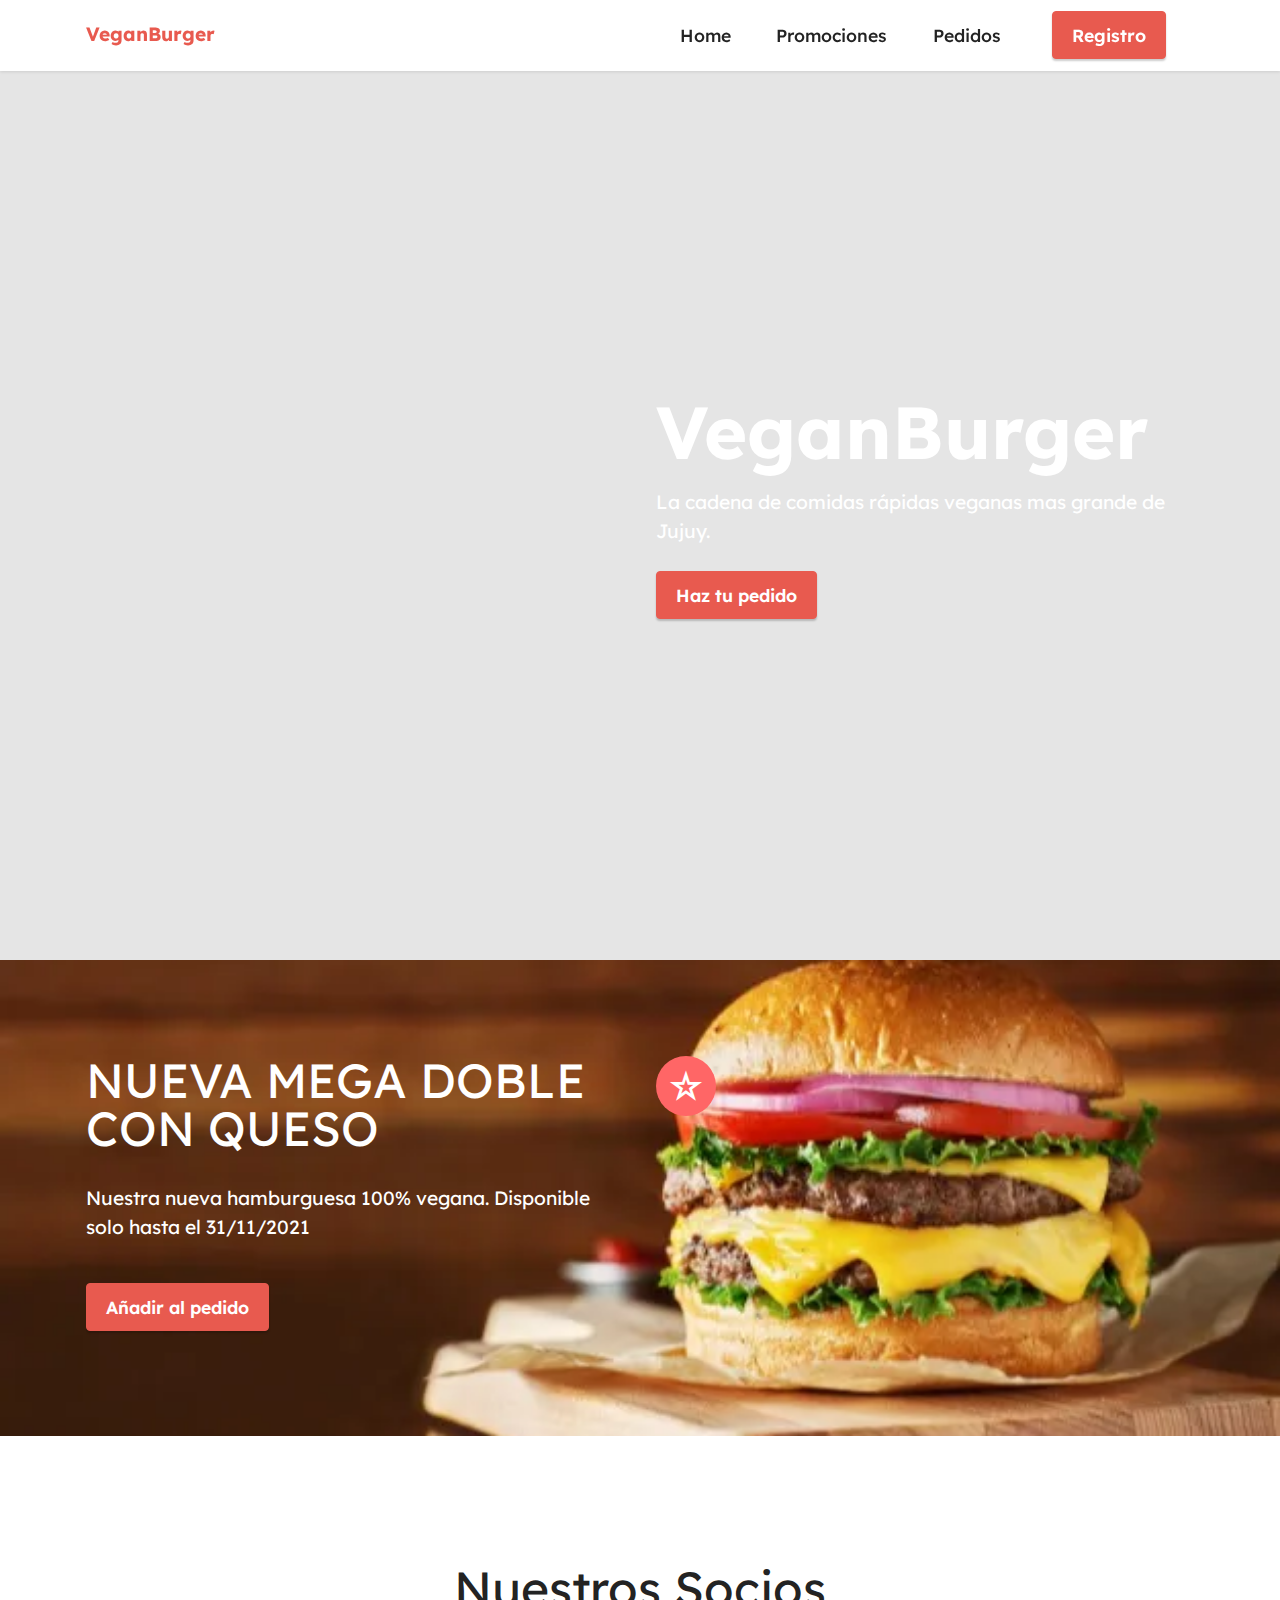
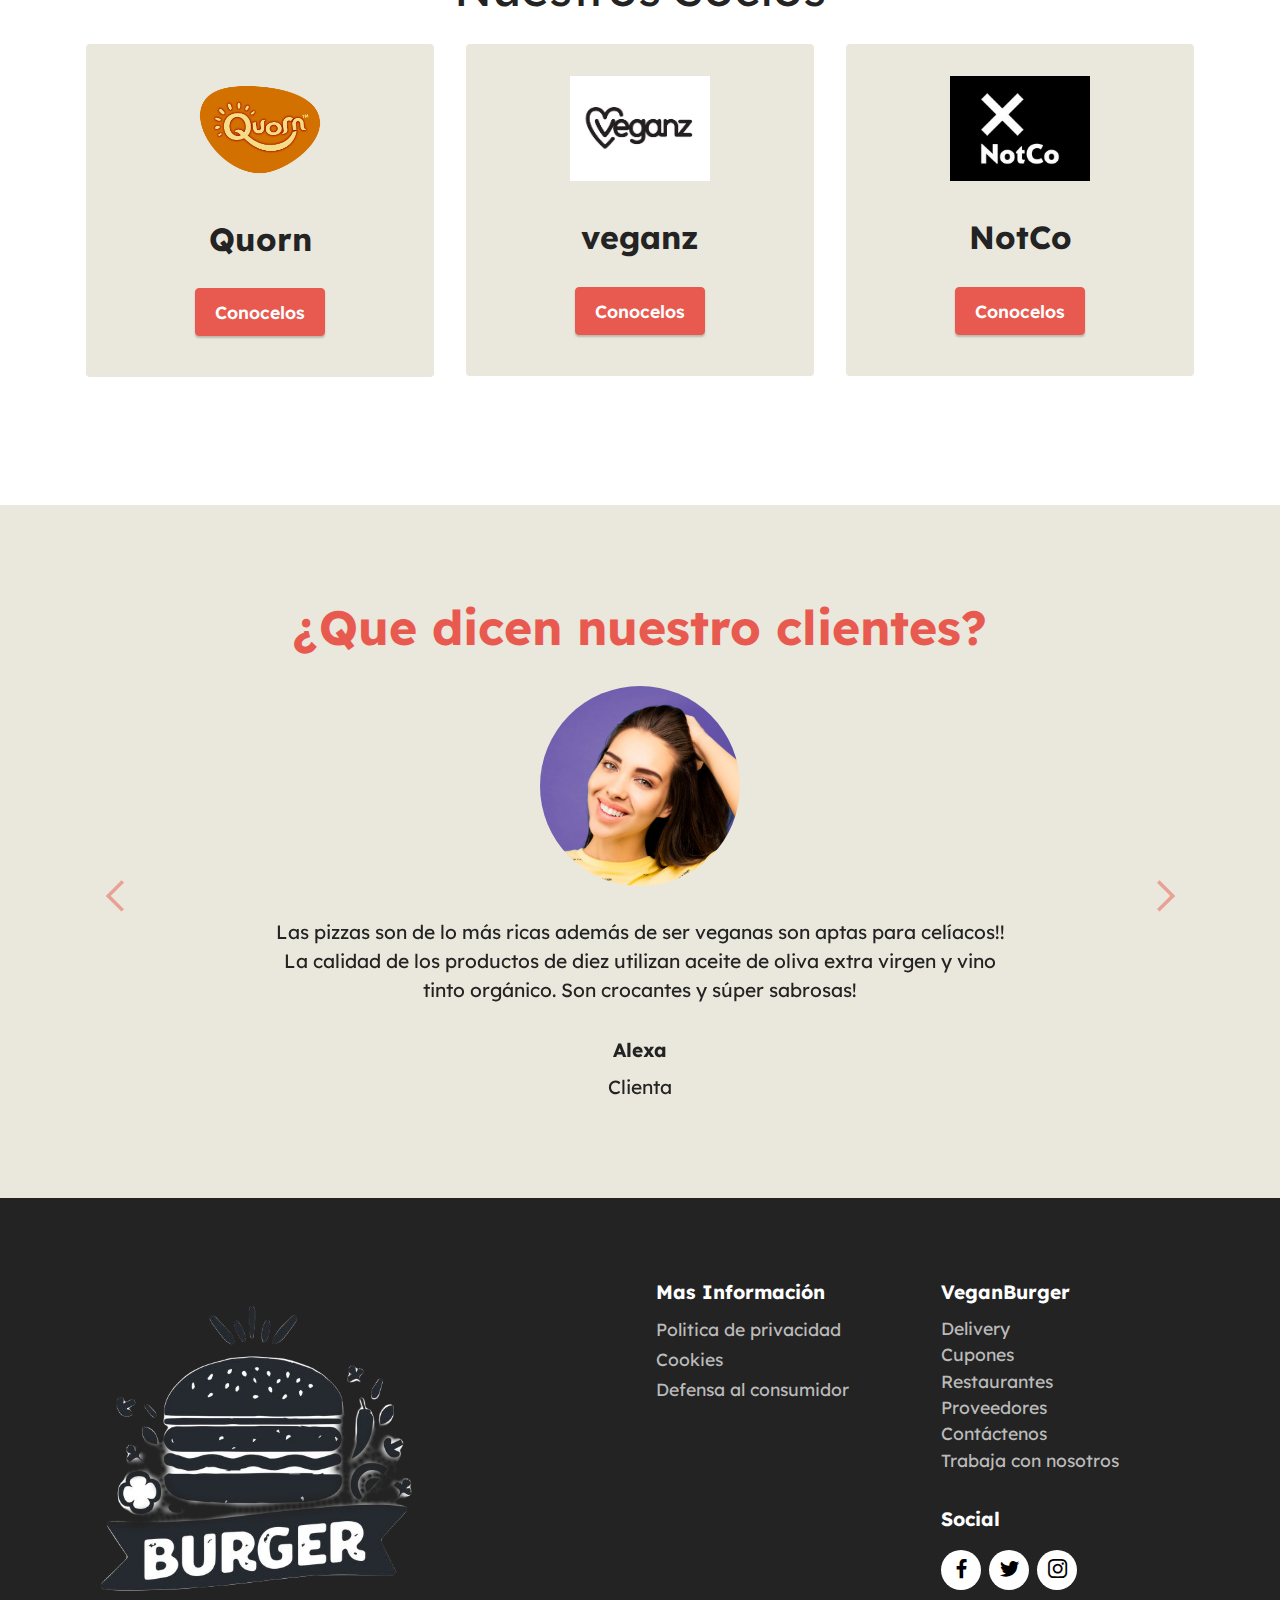
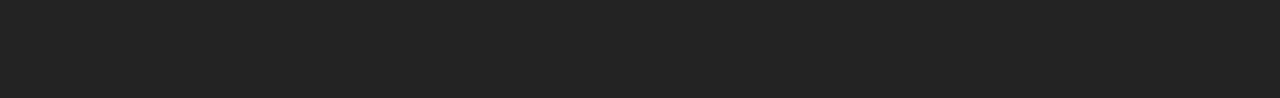
<file: index.html>
<!DOCTYPE html>
<html  >
<head>
  <!-- Site made with Mobirise Website Builder v5.5.0, https://mobirise.com -->
  <meta charset="UTF-8">
  <meta http-equiv="X-UA-Compatible" content="IE=edge">
  <meta name="generator" content="Mobirise v5.5.0, mobirise.com">
  <meta name="viewport" content="width=device-width, initial-scale=1, minimum-scale=1">
  <link rel="shortcut icon" href="assets/images/pixlr-bg-result.png" type="image/x-icon">
  <meta name="description" content="">
  
  
  <title>Vegan Burger</title>
  <link rel="stylesheet" href="assets/web/assets/mobirise-icons2/mobirise2.css">
  <link rel="stylesheet" href="assets/bootstrap/css/bootstrap.min.css">
  <link rel="stylesheet" href="assets/bootstrap/css/bootstrap-grid.min.css">
  <link rel="stylesheet" href="assets/bootstrap/css/bootstrap-reboot.min.css">
  <link rel="stylesheet" href="assets/dropdown/css/style.css">
  <link rel="stylesheet" href="assets/socicon/css/styles.css">
  <link rel="stylesheet" href="assets/theme/css/style.css">
  <link rel="preload" href="https://fonts.googleapis.com/css?family=Lexend:100,200,300,400,500,600,700,800,900&display=swap" as="style" onload="this.onload=null;this.rel='stylesheet'">
  <noscript><link rel="stylesheet" href="https://fonts.googleapis.com/css?family=Lexend:100,200,300,400,500,600,700,800,900&display=swap"></noscript>
  <link rel="preload" as="style" href="assets/mobirise/css/mbr-additional.css"><link rel="stylesheet" href="assets/mobirise/css/mbr-additional.css" type="text/css">
  <!-- Global site tag (gtag.js) - Google Analytics -->
  <script async src="https://www.googletagmanager.com/gtag/js?id=G-VCCJMRJ5KC"></script>
  <script>
    window.dataLayer = window.dataLayer || [];
    function gtag(){dataLayer.push(arguments);}
    gtag('js', new Date());

    gtag('config', 'G-VCCJMRJ5KC');
  </script>
  
  
  
</head>
<body>
  
  <section data-bs-version="5.1" class="menu menu2 cid-sFF0ciwnEL" once="menu" id="menu2-0">
    
    <nav class="navbar navbar-dropdown navbar-fixed-top navbar-expand-lg">
        <div class="container">
            <div class="navbar-brand">
                
                <span class="navbar-caption-wrap"><a class="navbar-caption text-primary display-7" href="index.html">VeganBurger<br></a></span>
            </div>
            <button class="navbar-toggler" type="button" data-toggle="collapse" data-bs-toggle="collapse" data-target="#navbarSupportedContent" data-bs-target="#navbarSupportedContent" aria-controls="navbarNavAltMarkup" aria-expanded="false" aria-label="Toggle navigation">
                <div class="hamburger">
                    <span></span>
                    <span></span>
                    <span></span>
                    <span></span>
                </div>
            </button>
            <div class="collapse navbar-collapse" id="navbarSupportedContent">
                <ul class="navbar-nav nav-dropdown" data-app-modern-menu="true"><li class="nav-item"><a class="nav-link link text-black text-primary display-4" href="index.html">Home</a></li>
                    <li class="nav-item"><a class="nav-link link text-black text-primary display-4" href="promociones.html">Promociones<br></a></li><li class="nav-item"><a class="nav-link link text-black text-primary display-4" href="pedidos.html">Pedidos<br></a></li></ul>
                
                <div class="navbar-buttons mbr-section-btn"><a class="btn btn-primary display-4" href="registro.html">Registro<br></a></div>
            </div>
        </div>
    </nav>
</section>

<section data-bs-version="5.1" class="header7 cid-sO0J1fPj9p mbr-fullscreen" data-bg-video="https://player.vimeo.com/video/645361857?autoplay=1&amp;loop=1" id="header7-b">

    <div class="mbr-overlay" style="opacity: 0.1; background-color: rgb(0, 0, 0);"></div>

    <div class="text-right container">
        <div class="row justify-content-end">
            <div class="col-12 col-lg-6">
                <h1 class="mbr-section-title mbr-fonts-style mb-3 display-1"><strong>VeganBurger</strong></h1>
                
                <p class="mbr-text mbr-fonts-style display-7">La cadena de comidas rápidas veganas mas grande de Jujuy.</p>
                <div class="mbr-section-btn mt-3"><a class="btn btn-primary display-4" href="./promociones.html">Haz tu pedido</a></div>
            </div>
        </div>
    </div>
</section>

<section data-bs-version="5.1" class="features12 cid-sFF3eJNZDT" id="features13-2">    
    <div class="container">
        <div class="row justify-content-center">
            <div class="col-12 col-lg-6">
                <div class="card-wrapper">
                    <div class="card-box align-left">
                        <h4 class="card-title mbr-fonts-style mb-4 display-2"><p>NUEVA MEGA DOBLE CON QUESO</p></h4>
                        <p class="mbr-text mbr-fonts-style mb-4 display-7">Nuestra nueva hamburguesa 100% vegana. Disponible solo hasta el 31/11/2021</p>
                        <div class="mbr-section-btn"><a class="btn btn-primary display-4" href="./pedidos.html">Añadir al pedido<br></a></div>
                    </div>
                </div>
            </div>
            <div class="col-12 col-lg-6">
                <div class="item mbr-flex">
                    <div class="icon-box">
                        <span class="mbr-iconfont mobi-mbri-star mobi-mbri"></span>
                    </div>
                </div>
            </div>
        </div>
    </div>
</section>

<section data-bs-version="5.1" class="clients2 cid-sFF3mUy3tz" id="clients2-4">
    <div class="card-box align-center">
        <h4 class="card-title mbr-fonts-style mb-4 display-2"><p>Nuestros Socios</p></h4>
       
    </div>

    <div class="container">
        <div class="row justify-content-center">
            <div class="card col-12 col-md-6 col-lg-4">
                <div class="card-wrapper">
                    <div class="img-wrapper">
                        <img src="assets/images/quorn.png" alt="Quorn">
                    </div>
                    <div class="card-box align-center">
                        
                        <h5 class="card-title mbr-fonts-style mb-3 display-5">
                            <strong>Quorn</strong></h5>
                        <div class="mbr-section-btn mt-3"><a class="btn btn-primary display-4" href="./index.html">Conocelos</a></div>
                    </div>
                </div>
            </div>
            <div class="card col-12 col-md-6 col-lg-4">
                <div class="card-wrapper">
                    <div class="img-wrapper">
                        <img src="assets/images/r.png" alt="veganz">
                    </div>
                    <div class="card-box align-center">
                        
                        <h5 class="card-title mbr-fonts-style mb-3 display-5"><strong>veganz</strong><strong><br></strong></h5>
                        
                        <div class="mbr-section-btn mt-3"><a class="btn btn-primary display-4" href="./index.html">Conocelos</a></div>
                    </div>
                </div>
            </div>
            <div class="card col-12 col-md-6 col-lg-4">
                <div class="card-wrapper">
                    <div class="img-wrapper">
                        <img src="assets/images/logo-notco-logo-bg-black.jpeg" alt="NotCo">
                    </div>
                    <div class="card-box align-center">
                        
                        <h5 class="card-title mbr-fonts-style mb-3 display-5"><strong>NotCo</strong></h5>
                        
                        <div class="mbr-section-btn mt-3"><a class="btn btn-primary display-4" href="./index.html">Conocelos</a></div>
                    </div>
                </div>
            </div>
            
        </div>
    </div>
</section>

<section data-bs-version="5.1" class="testimonails3 carousel slide testimonials-slider cid-sFF3oey64R" data-interval="false" data-bs-interval="false" id="testimonials3-5">

    

    

    <div class="text-center container">
        <h3 class="mb-4 mbr-fonts-style display-2">
            <strong>¿Que dicen nuestro clientes?</strong></h3>

        <div class="carousel slide" role="listbox" data-pause="true" data-keyboard="false" data-ride="carousel" data-bs-ride="carousel" data-interval="8000" data-bs-interval="8000">
            <div class="carousel-inner">
                
                
            <div class="carousel-item">
                    <div class="user col-md-8">
                        <div class="user_image">
                            <img src="assets/images/team3.jpg">
                        </div>
                        <div class="user_text mb-4">
                            <p class="mbr-fonts-style display-7">Las pizzas son de lo más ricas además de ser veganas son aptas para celíacos!! La calidad de los productos de diez utilizan aceite de oliva extra virgen y vino tinto orgánico. Son crocantes y súper sabrosas!</p>
                        </div>
                        <div class="user_name mbr-fonts-style mb-2 display-7">
                            <strong>Alexa</strong>
                        </div>
                        <div class="user_desk mbr-fonts-style display-7">
                            Clienta</div>
                    </div>
                </div></div>

            <div class="carousel-controls">
                <a class="carousel-control-prev" role="button" data-slide="prev" data-bs-slide="prev">
                    <span aria-hidden="true" class="mobi-mbri mobi-mbri-arrow-prev mbr-iconfont"></span>
                    <span class="sr-only visually-hidden">Previous</span>
                </a>

                <a class="carousel-control-next" role="button" data-slide="next" data-bs-slide="next">
                    <span aria-hidden="true" class="mobi-mbri mobi-mbri-arrow-next mbr-iconfont"></span>
                    <span class="sr-only visually-hidden">Next</span>
                </a>
            </div>
        </div>
    </div>
</section>

<section data-bs-version="5.1" class="footer1 cid-sO0wE9KodF" once="footers" id="footer1-2">

    
    
    <div class="container">
        <div class="row mbr-white">
            <div class="col-12 col-md-6 col-lg-6">
                <div style="width:340px;">
                    <img src="assets/images/pixlr-bg-result.png" alt="logo">
                </div>
            </div>
            <div class="col-12 col-md-6 col-lg-3">
                <h5 class="mbr-section-subtitle mbr-fonts-style mb-2 display-7">
                    <strong>Mas Información</strong><strong><br></strong></h5>
                <ul class="list mbr-fonts-style display-4">
                    <li class="mbr-text item-wrap"><span style="font-size: 1.1rem;">Politica de privacidad</span><br></li><li class="mbr-text item-wrap">Cookies</li><li class="mbr-text item-wrap">Defensa al consumidor</li>
                </ul>
            </div>
            <div class="col-12 col-md-6 col-lg-3">
                <h5 class="mbr-section-subtitle mbr-fonts-style mb-2 display-7"><strong>VeganBurger</strong></h5>
                <p class="mbr-text mbr-fonts-style mb-4 display-4">Delivery<br>Cupones<br>Restaurantes<br>Proveedores<br>Contáctenos<br>Trabaja con nosotros</p>
                <h5 class="mbr-section-subtitle mbr-fonts-style mb-3 display-7">
                    <strong>Social</strong>
                </h5>
                <div class="social-row display-7">
                    <div class="soc-item">
                        <a href="https://www.facebook.com/matias1q/" target="_blank">
                            <span class="mbr-iconfont socicon-facebook socicon"></span>
                        </a>
                    </div>
                    <div class="soc-item">
                        <a href="https://twitter.com/matijuy" target="_blank">
                            <span class="mbr-iconfont socicon socicon-twitter"></span>
                        </a>
                    </div>
                    <div class="soc-item">
                        <a href="https://www.instagram.com/_matiax/" target="_blank">
                            <span class="mbr-iconfont socicon-instagram socicon"></span>
                        </a>
                    </div>
                    
                </div>
            </div>
            
        </div>
    </div>
</section>
<section style="background-color: #fff;
font-family: -apple-system, BlinkMacSystemFont, 
'Segoe UI', 'Roboto', 'Helvetica Neue', Arial, sans-serif;
 color:#aaa; font-size:12px; padding: 0; align-items: center;
  display: flex;">
  <a href="https://mobirise.site/b" target="_blank"
   style="flex: 1 1; height: 0rem; padding-left: 1rem;"></a></section>
    <script src="assets/bootstrap/js/bootstrap.bundle.min.js"></script>
    <script src="assets/smoothscroll/smooth-scroll.js"></script>
    <script src="assets/ytplayer/index.js"></script>
    <script src="assets/dropdown/js/navbar-dropdown.js"></script>  
    <script src="assets/vimeoplayer/player.js"></script>  
    <script src="assets/mbr-testimonials-slider/mbr-testimonials-slider.js"></script>  
    <script src="assets/theme/js/script.js"></script>  
  
</body>
</html>
</file>
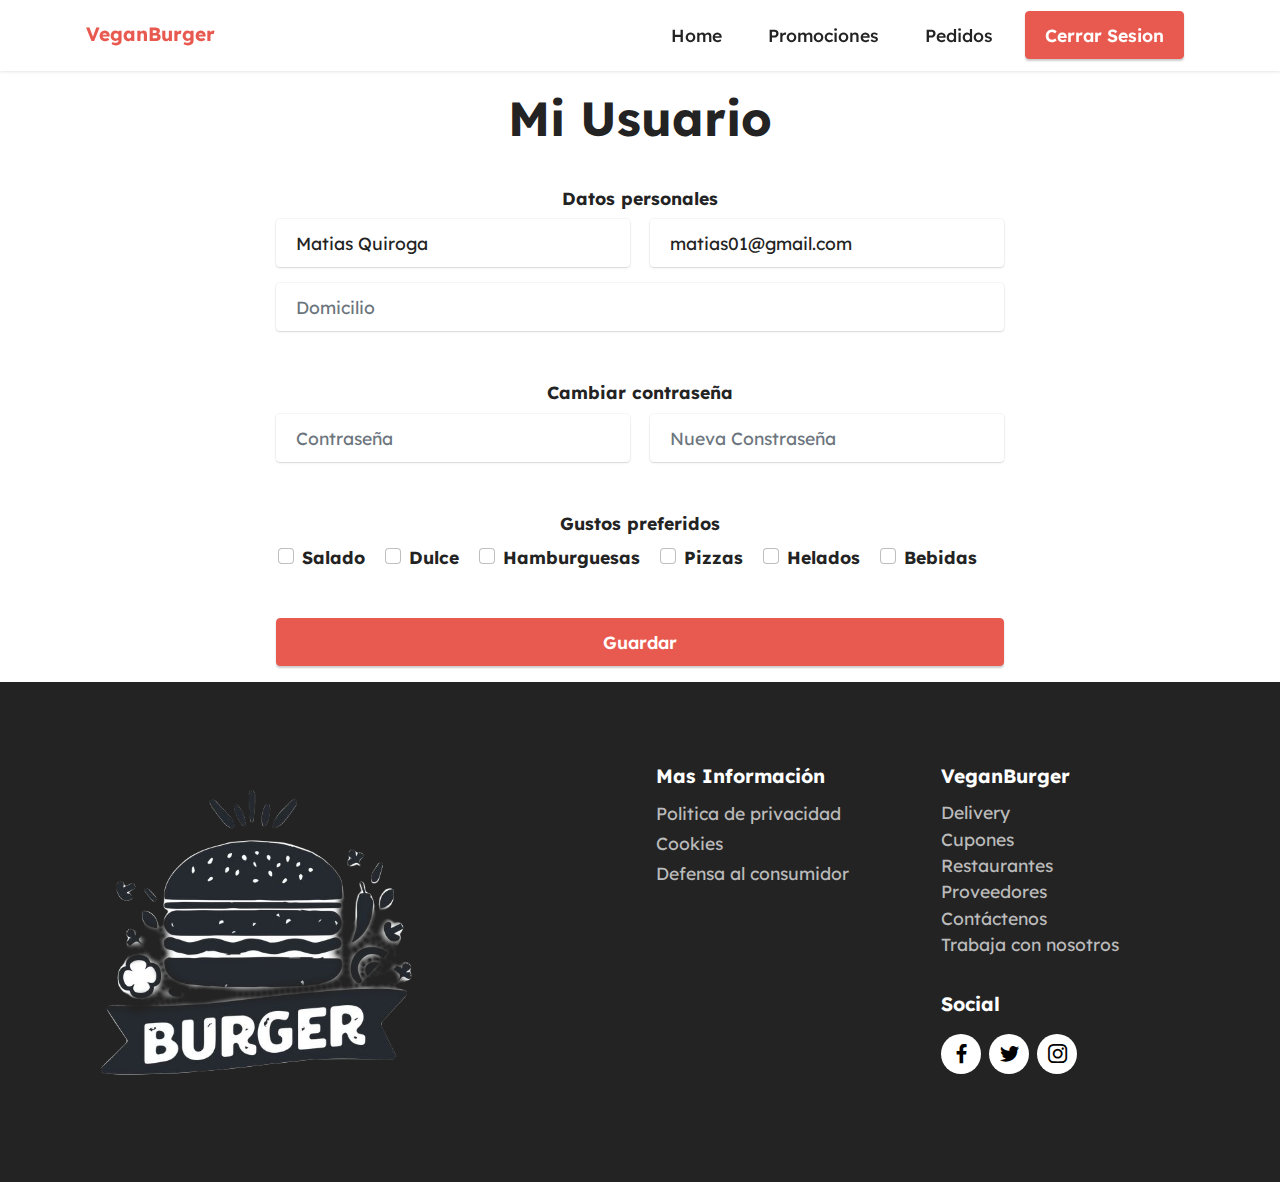
<file: configuracion.html>
<!DOCTYPE html>
<html  >
<head>
  <!-- Site made with Mobirise Website Builder v5.5.0, https://mobirise.com -->
  <meta charset="UTF-8">
  <meta http-equiv="X-UA-Compatible" content="IE=edge">
  <meta name="generator" content="Mobirise v5.5.0, mobirise.com">
  <meta name="viewport" content="width=device-width, initial-scale=1, minimum-scale=1">
  <link rel="shortcut icon" href="assets/images/pixlr-bg-result.png" type="image/x-icon">
  <meta name="description" content="">
  
  
  <title>Vegan Burger - Mi Usuario</title>
  <link rel="stylesheet" href="assets/bootstrap/css/bootstrap.min.css">
  <link rel="stylesheet" href="assets/bootstrap/css/bootstrap-grid.min.css">
  <link rel="stylesheet" href="assets/bootstrap/css/bootstrap-reboot.min.css">
  <link rel="stylesheet" href="assets/dropdown/css/style.css">
  <link rel="stylesheet" href="assets/socicon/css/styles.css">
  <link rel="stylesheet" href="assets/theme/css/style.css">
  <link rel="preload" href="https://fonts.googleapis.com/css?family=Lexend:100,200,300,400,500,600,700,800,900&display=swap" as="style" onload="this.onload=null;this.rel='stylesheet'">
  <noscript><link rel="stylesheet" href="https://fonts.googleapis.com/css?family=Lexend:100,200,300,400,500,600,700,800,900&display=swap"></noscript>
  <link rel="preload" as="style" href="assets/mobirise/css/mbr-additional.css"><link rel="stylesheet" href="assets/mobirise/css/mbr-additional.css" type="text/css">
  
  <!-- Global site tag (gtag.js) - Google Analytics -->
  <script async src="https://www.googletagmanager.com/gtag/js?id=G-VCCJMRJ5KC"></script>
  <script>
    window.dataLayer = window.dataLayer || [];
    function gtag(){dataLayer.push(arguments);}
    gtag('js', new Date());

    gtag('config', 'G-VCCJMRJ5KC');
  </script>
  
  
  
</head>
<body>
  
  <section data-bs-version="5.1" class="menu menu2 cid-sFF0ciwnEL" once="menu" id="menu2-1c">
    
    <nav class="navbar navbar-dropdown navbar-fixed-top navbar-expand-lg">
        <div class="container">
            <div class="navbar-brand">
                
                <span class="navbar-caption-wrap"><a class="navbar-caption text-primary display-7" href="index.html">VeganBurger<br></a></span>
            </div>
            <button class="navbar-toggler" type="button" data-toggle="collapse" data-bs-toggle="collapse" data-target="#navbarSupportedContent" data-bs-target="#navbarSupportedContent" aria-controls="navbarNavAltMarkup" aria-expanded="false" aria-label="Toggle navigation">
                <div class="hamburger">
                    <span></span>
                    <span></span>
                    <span></span>
                    <span></span>
                </div>
            </button>
            <div class="collapse navbar-collapse" id="navbarSupportedContent">
                <ul class="navbar-nav nav-dropdown" data-app-modern-menu="true"><li class="nav-item"><a class="nav-link link text-black text-primary display-4" href="index.html">Home</a></li>
                    <li class="nav-item"><a class="nav-link link text-black text-primary display-4" href="promociones.html">Promociones<br></a></li><li class="nav-item"><a class="nav-link link text-black text-primary display-4" href="pedidos.html">Pedidos<br></a></li></ul>
                
                <div class="navbar-buttons mbr-section-btn"><a class="btn btn-primary display-4" href="registro.html">Cerrar Sesion<br></a></div>
            </div>
        </div>
    </nav>
</section>

<section data-bs-version="5.1" class="form5 cid-sOAe1QEuXB" id="form5-1e">
    
    
    <div class="container mt-4">
        <div class="mbr-section-head">
            <h3 class="mbr-section-title mbr-fonts-style align-center mb-0 display-2"><strong>Mi Usuario</strong></h3>
            
        </div>
        <div class="row justify-content-center mt-2">
            <div class="col-lg-8 mx-auto mbr-form" data-form-type="formoid">
                <form action="https://mobirise.eu/" method="POST" class="mbr-form form-with-styler" data-form-title="Form Name"><input type="hidden" name="email" data-form-email="true" value="EtQ//MDKpOy9UQRXYc6lIu+VE1t2RWpMT1mOHGzm8O+JKtNCQyHZK4FK19BqpEvGxS37Gv3fD4iteN4i24ymrJGMr6Sh1s+uFhmK6kQ/0yeLg821IOAM3u6MRf0LptFc">
                    <div class="row">
                        <div hidden="hidden" data-form-alert="" class="alert alert-success col-12">Actualizado</div>
                        <div hidden="hidden" data-form-alert-danger="" class="alert alert-danger col-12">Error!</div>
                    </div>
                    <h4 class="col-12 mbr-section-title mbr-fonts-style align-center mb-0 display-4 mb-2 mt-4"><strong>Datos personales</strong></h4>
                    <div class="dragArea row">
                        <div class="col-md col-sm-12 form-group mb-3" data-for="name">
                            <input type="text" name="name" placeholder="Nombre" data-form-field="name" class="form-control" value="Matias Quiroga" id="name-form5-1e">
                        </div>
                        <div class="col-md col-sm-12 form-group mb-3" data-for="email">
                            <input type="email" name="email" placeholder="E-mail" data-form-field="email" class="form-control" value="matias01@gmail.com" id="email-form5-1e">
                        </div>
                        <div class="col-12 form-group mb-3" data-for="url">
                            <input type="url" name="url" placeholder="Domicilio" data-form-field="url" class="form-control" value="" id="url-form5-1e">
                        </div>
                        <h4 class="col-12 mbr-section-title mbr-fonts-style align-center mb-0 display-4 mb-2 mt-4"><strong>Cambiar contraseña</strong></h4>
                        <div class="col-md col-sm-12 form-group mb-3">
                            <input type="password" name="name" placeholder="Contraseña" data-form-field="name" class="form-control" value="" id="name-form5-1e">
                        </div>
                        <div class="col-md col-sm-12 form-group mb-3">
                            <input type="password" name="email" placeholder="Nueva Constraseña" data-form-field="email" class="form-control" value="" id="email-form5-1e">
                        </div>
                        <div>
                            <h4 class="col-12 mbr-section-title mbr-fonts-style align-center mb-0 display-4 mb-2 mt-4"><strong>Gustos preferidos</strong></h4>
                            <div class="form-check form-check-inline">
                                <input class="form-check-input" type="checkbox" id="inlineCheckbox1" value="option1">
                                <h4 class="mbr-section-title mbr-fonts-style align-center mb-0 display-4"><strong>Salado</strong></h4>
                              </div>
                              <div class="form-check form-check-inline">
                                <input class="form-check-input" type="checkbox" id="inlineCheckbox2" value="option2">
                                <h4 class="mbr-section-title mbr-fonts-style align-center mb-0 display-4"><strong>Dulce</strong></h4>
                              </div>
                              <div class="form-check form-check-inline">
                                <input class="form-check-input" type="checkbox" id="inlineCheckbox3" value="option3" >
                                <h4 class="mbr-section-title mbr-fonts-style align-center mb-0 display-4"><strong>Hamburguesas</strong></h4>
                              </div>
                              <div class="form-check form-check-inline">
                                <input class="form-check-input" type="checkbox" id="inlineCheckbox3" value="option3" >
                                <h4 class="mbr-section-title mbr-fonts-style align-center mb-0 display-4"><strong>Pizzas</strong></h4>
                              </div>
                              <div class="form-check form-check-inline">
                                <input class="form-check-input" type="checkbox" id="inlineCheckbox3" value="option3" >
                                <h4 class="mbr-section-title mbr-fonts-style align-center mb-0 display-4"><strong>Helados</strong></h4>
                              </div>
                              <div class="form-check form-check-inline mb-5">
                                <input class="form-check-input" type="checkbox" id="inlineCheckbox3" value="option3" >
                                <h4 class="mbr-section-title mbr-fonts-style align-center mb-0 display-4"><strong>Bebidas</strong></h4>
                              </div>
                              
                        </div>
                        <div class="col-md-12 col-sm-12 form-group mb-3" data-for="email">
                            <a class="btn btn-primary display-4" href="">Guardar</a>
                        </div>
                    </div>
                </form>
            </div>
        </div>
    </div>
</section>

<section data-bs-version="5.1" class="footer1 cid-sO1l23FQvT" once="footers" id="footer1-e">

    
    
    <div class="container">
        <div class="row mbr-white">
            <div class="col-12 col-md-6 col-lg-6">
                <div style="width:340px; ">
                    <img src="assets/images/pixlr-bg-result.png" alt="logo">
                </div>
            </div>
            <div class="col-12 col-md-6 col-lg-3">
                <h5 class="mbr-section-subtitle mbr-fonts-style mb-2 display-7">
                    <strong>Mas Información</strong><strong><br></strong></h5>
                <ul class="list mbr-fonts-style display-4">
                    <li class="mbr-text item-wrap"><span style="font-size: 1.1rem;">Politica de privacidad</span><br></li><li class="mbr-text item-wrap">Cookies</li><li class="mbr-text item-wrap">Defensa al consumidor</li>
                </ul>
            </div>
            <div class="col-12 col-md-6 col-lg-3">
                <h5 class="mbr-section-subtitle mbr-fonts-style mb-2 display-7"><strong>VeganBurger</strong></h5>
                <p class="mbr-text mbr-fonts-style mb-4 display-4">Delivery<br>Cupones<br>Restaurantes<br>Proveedores<br>Contáctenos<br>Trabaja con nosotros</p>
                <h5 class="mbr-section-subtitle mbr-fonts-style mb-3 display-7">
                    <strong>Social</strong>
                </h5>
                <div class="social-row display-7">
                    <div class="soc-item">
                        <a href="https://www.facebook.com/matias1q/" target="_blank">
                            <span class="mbr-iconfont socicon-facebook socicon"></span>
                        </a>
                    </div>
                    <div class="soc-item">
                        <a href="https://twitter.com/matijuy" target="_blank">
                            <span class="mbr-iconfont socicon socicon-twitter"></span>
                        </a>
                    </div>
                    <div class="soc-item">
                        <a href="https://www.instagram.com/_matiax/" target="_blank">
                            <span class="mbr-iconfont socicon-instagram socicon"></span>
                        </a>
                    </div>
                    
                </div>
            </div>
            
        </div>
    </div>
</section>
<section style="background-color: #fff;
font-family: -apple-system, BlinkMacSystemFont, 
'Segoe UI', 'Roboto', 'Helvetica Neue', Arial, sans-serif;
 color:#aaa; font-size:12px; padding: 0; align-items: center;
  display: flex;">
  <a href="https://mobirise.site/b" target="_blank"
   style="flex: 1 1; height: 0rem; padding-left: 1rem;"></a></section>
    <script src="assets/bootstrap/js/bootstrap.bundle.min.js"></script>  <script src="assets/smoothscroll/smooth-scroll.js"></script>  <script src="assets/ytplayer/index.js"></script>  <script src="assets/dropdown/js/navbar-dropdown.js"></script>  <script src="assets/theme/js/script.js"></script>  <script src="assets/formoid/formoid.min.js"></script>  
  
  
</body>
</html>
</file>
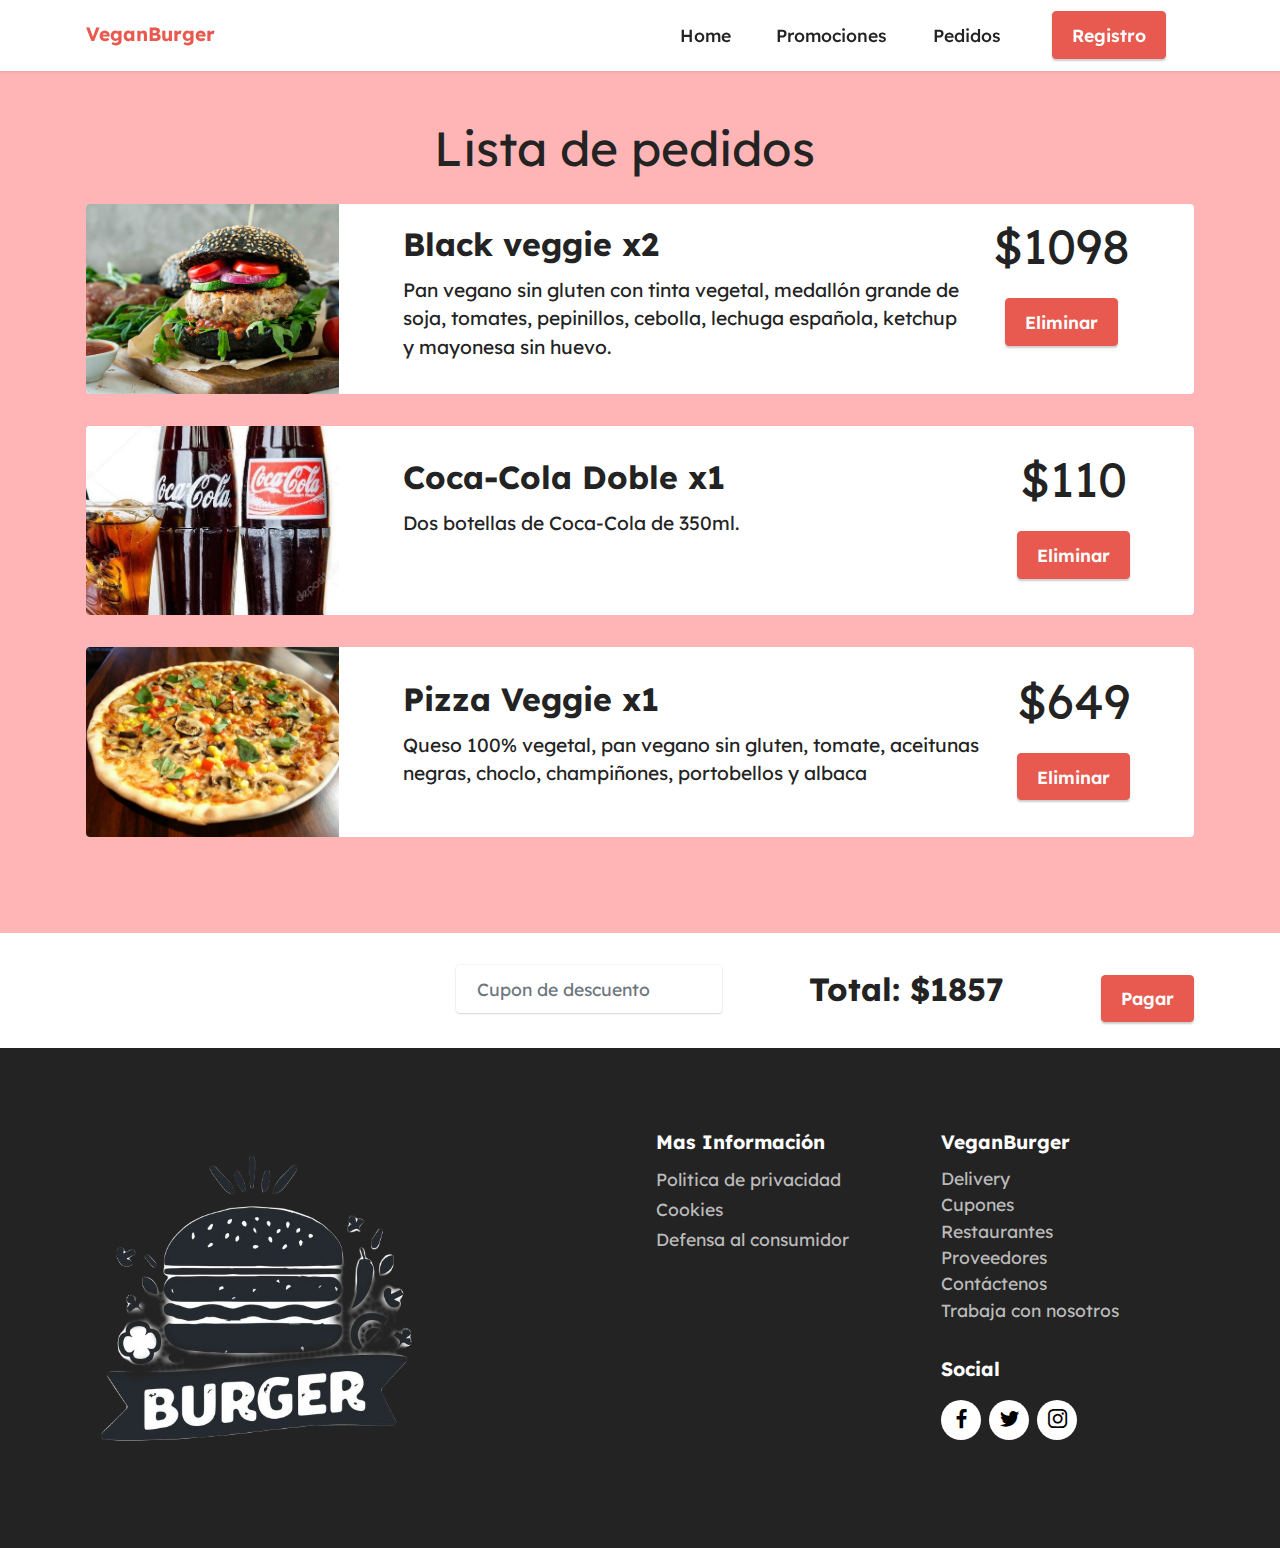
<file: pedidos.html>
<!DOCTYPE html>
<html  >
<head>
  <!-- Site made with Mobirise Website Builder v5.5.0, https://mobirise.com -->
  <meta charset="UTF-8">
  <meta http-equiv="X-UA-Compatible" content="IE=edge">
  <meta name="generator" content="Mobirise v5.5.0, mobirise.com">
  <meta name="viewport" content="width=device-width, initial-scale=1, minimum-scale=1">
  <link rel="shortcut icon" href="assets/images/pixlr-bg-result.png" type="image/x-icon">
  <meta name="description" content="">
  
  
  <title>Vegan Burger - Pedidos</title>
  <link rel="stylesheet" href="assets/bootstrap/css/bootstrap.min.css">
  <link rel="stylesheet" href="assets/bootstrap/css/bootstrap-grid.min.css">
  <link rel="stylesheet" href="assets/bootstrap/css/bootstrap-reboot.min.css">
  <link rel="stylesheet" href="assets/dropdown/css/style.css">
  <link rel="stylesheet" href="assets/socicon/css/styles.css">
  <link rel="stylesheet" href="assets/theme/css/style.css">
  <link rel="preload" href="https://fonts.googleapis.com/css?family=Lexend:100,200,300,400,500,600,700,800,900&display=swap" as="style" onload="this.onload=null;this.rel='stylesheet'">
  <noscript><link rel="stylesheet" href="https://fonts.googleapis.com/css?family=Lexend:100,200,300,400,500,600,700,800,900&display=swap"></noscript>
  <link rel="preload" as="style" href="assets/mobirise/css/mbr-additional.css"><link rel="stylesheet" href="assets/mobirise/css/mbr-additional.css" type="text/css">
  <!-- Global site tag (gtag.js) - Google Analytics -->
  <script async src="https://www.googletagmanager.com/gtag/js?id=G-VCCJMRJ5KC"></script>
  <script>
    window.dataLayer = window.dataLayer || [];
    function gtag(){dataLayer.push(arguments);}
    gtag('js', new Date());

    gtag('config', 'G-VCCJMRJ5KC');
  </script>
  
  
  
</head>
<body>
  
  <section data-bs-version="5.1" class="menu menu2 cid-sO1i2aJkZv" once="menu" id="menu2-c">
    
    <nav class="navbar navbar-dropdown navbar-fixed-top navbar-expand-lg">
        <div class="container">
            <div class="navbar-brand">
                
                <span class="navbar-caption-wrap"><a class="navbar-caption text-primary display-7" href="index.html">VeganBurger<br></a></span>
            </div>
            <button class="navbar-toggler" type="button" data-toggle="collapse" data-bs-toggle="collapse" data-target="#navbarSupportedContent" data-bs-target="#navbarSupportedContent" aria-controls="navbarNavAltMarkup" aria-expanded="false" aria-label="Toggle navigation">
                <div class="hamburger">
                    <span></span>
                    <span></span>
                    <span></span>
                    <span></span>
                </div>
            </button>
            <div class="collapse navbar-collapse" id="navbarSupportedContent">
                <ul class="navbar-nav nav-dropdown" data-app-modern-menu="true"><li class="nav-item"><a class="nav-link link text-black text-primary display-4" href="index.html">Home</a></li>
                    <li class="nav-item"><a class="nav-link link text-black text-primary display-4" href="promociones.html">Promociones<br></a></li><li class="nav-item"><a class="nav-link link text-black text-primary display-4" href="pedidos.html">Pedidos<br></a></li></ul>
                
                <div class="navbar-buttons mbr-section-btn"><a class="btn btn-primary display-4" href="registro.html">Registro<br></a></div>
            </div>
        </div>
    </nav>
</section>



<section data-bs-version="5.1" class="features8 cid-sO1ZC0c5B7" xmlns="http://www.w3.org/1999/html" id="features9-x">
    
    

    <div class="card-box align-center">
        <h4 class="card-title mbr-fonts-style mb-4 display-2"><p>Lista de pedidos</p></h4>
    </div>

    <div class="container">
        <div class="card">
            <div class="card-wrapper">
                <div class="row align-items-center">
                    <div class="col-12 col-md-3">
                        <div class="image-wrapper">
                            <img src="assets/images/festival-la-hamburguesa-vegana-2019-quinoa.jpg" alt="black veggie">
                        </div>
                    </div>
                    <div class="col-12 col-md">
                        <div class="card-box">
                            <div class="row">
                                <div class="col-md">
                                    <h6 class="card-title mbr-fonts-style display-5">
                                        <strong>Black veggie x2</strong></h6>
                                    <p class="mbr-text mbr-fonts-style display-7">
                                        Pan vegano sin gluten con tinta vegetal, medallón grande de soja, tomates, pepinillos, cebolla, lechuga española, ketchup y mayonesa sin huevo.</p>
                                </div>
                                <div class="col-md-auto">
                                    <p class="price mbr-fonts-style display-2 align-center">$1098</p>
                                    <div class="mbr-section-btn align-center"><a href="#" class="btn btn-primary display-4">Eliminar<br></a></div>
                                </div>
                                <div></div>
                            </div>
                        </div>
                    </div>
                </div>
            </div>
        </div>
        <div class="card">
            <div class="card-wrapper">
                <div class="row align-items-center">
                    <div class="col-12 col-md-3">
                        <div class="image-wrapper">
                            <img src="assets/images/aar-1.jpeg" alt="Mobirise">
                        </div>
                    </div>
                    <div class="col-12 col-md">
                        <div class="card-box">
                            <div class="row">
                                <div class="col-md">
                                    <h6 class="card-title mbr-fonts-style display-5"><strong>Coca-Cola Doble x1</strong></h6>
                                    <p class="mbr-text mbr-fonts-style display-7">Dos botellas de Coca-Cola de 350ml.</p>
                                </div>
                                <div class="col-md-auto">
                                    <p class="price mbr-fonts-style display-2 align-center">$110</p>
                                    <div class="mbr-section-btn align-center"><a href="#" class="btn btn-primary display-4">Eliminar<br></a></div>
                                </div>
                                <div></div>
                            </div>
                        </div>
                    </div>
                </div>
            </div>
        </div>
        <div class="card">
            <div class="card-wrapper">
                <div class="row align-items-center">
                    <div class="col-12 col-md-3">
                        <div class="image-wrapper">
                            <img src="assets/images/r.jpeg" alt="Pizza">
                        </div>
                    </div>
                    <div class="col-12 col-md">
                        <div class="card-box">
                            <div class="row">
                                <div class="col-md">
                                    <h6 class="card-title mbr-fonts-style display-5"><strong>Pizza Veggie x1</strong></h6>
                                    <p class="mbr-text mbr-fonts-style display-7">
                                        Queso 100% vegetal, pan vegano sin gluten, tomate, aceitunas negras, choclo, champiñones, portobellos y albaca</p>
                                </div>
                                <div class="col-md-auto">
                                    <p class="price mbr-fonts-style display-2 align-center">$649<br></p>
                                    <div class="mbr-section-btn align-center"><a href="#" class="btn btn-primary display-4">Eliminar<br></a></div>
                                </div>
                                <div></div>
                            </div>
                        </div>
                    </div>
                </div>
            </div>
        </div>
    </div>
</section>
<section data-bs-version="5.1" class="content12 cid-sO209uicYU" id="content12-z">
    <div class="container">
        <div class="row justify-content-end ">
            <div class="col-md-12 col-lg-8">
                <div class="mbr-section-btn align-center">
                    <div class="align-center" data-for="cupon">
                        <input type="text" name="cupon" placeholder="Cupon de descuento" data-form-field="cupon" class="form-control" value="" id="cupon-form4-h">
                    </div>
                    <h5 class="display-5">
                        <strong>Total: $1857</strong></h5>   
                    <a class="btn btn-primary display-4" href="">Pagar</a>
                </div>
            </div>
        </div>
    </div>
</section>

<section data-bs-version="5.1" class="footer1 cid-sO24SUiAy5" once="footers" id="footer1-10">

    
    
    <div class="container">
        <div class="row mbr-white">
            <div class="col-12 col-md-6 col-lg-6">
                <div style="width:340px;">
                    <img src="assets/images/pixlr-bg-result.png" alt="logo">
                </div>
            </div>
            <div class="col-12 col-md-6 col-lg-3">
                <h5 class="mbr-section-subtitle mbr-fonts-style mb-2 display-7">
                    <strong>Mas Información</strong><strong><br></strong></h5>
                <ul class="list mbr-fonts-style display-4">
                    <li class="mbr-text item-wrap"><span style="font-size: 1.1rem;">Politica de privacidad</span><br></li><li class="mbr-text item-wrap">Cookies</li><li class="mbr-text item-wrap">Defensa al consumidor</li>
                </ul>
            </div>
            <div class="col-12 col-md-6 col-lg-3">
                <h5 class="mbr-section-subtitle mbr-fonts-style mb-2 display-7"><strong>VeganBurger</strong></h5>
                <p class="mbr-text mbr-fonts-style mb-4 display-4">Delivery<br>Cupones<br>Restaurantes<br>Proveedores<br>Contáctenos<br>Trabaja con nosotros</p>
                <h5 class="mbr-section-subtitle mbr-fonts-style mb-3 display-7">
                    <strong>Social</strong>
                </h5>
                <div class="social-row display-7">
                    <div class="soc-item">
                        <a href="https://www.facebook.com/matias1q/" target="_blank">
                            <span class="mbr-iconfont socicon-facebook socicon"></span>
                        </a>
                    </div>
                    <div class="soc-item">
                        <a href="https://twitter.com/matijuy" target="_blank">
                            <span class="mbr-iconfont socicon socicon-twitter"></span>
                        </a>
                    </div>
                    <div class="soc-item">
                        <a href="https://www.instagram.com/_matiax/" target="_blank">
                            <span class="mbr-iconfont socicon-instagram socicon"></span>
                        </a>
                    </div>
                    
                </div>
            </div>
            
        </div>
    </div>
</section>
<section style="background-color: #fff;
font-family: -apple-system, BlinkMacSystemFont, 
'Segoe UI', 'Roboto', 'Helvetica Neue', Arial, sans-serif;
 color:#aaa; font-size:12px; padding: 0; align-items: center;
  display: flex;">
  <a href="https://mobirise.site/b" target="_blank"
   style="flex: 1 1; height: 0rem; padding-left: 1rem;"></a></section>
    <script src="assets/bootstrap/js/bootstrap.bundle.min.js"></script>
    <script src="assets/smoothscroll/smooth-scroll.js"></script>
    <script src="assets/ytplayer/index.js"></script>
    <script src="assets/dropdown/js/navbar-dropdown.js"></script>  
    <script src="assets/vimeoplayer/player.js"></script>  
    <script src="assets/mbr-testimonials-slider/mbr-testimonials-slider.js"></script>  
    <script src="assets/theme/js/script.js"></script>  
</body>
</html>
</file>
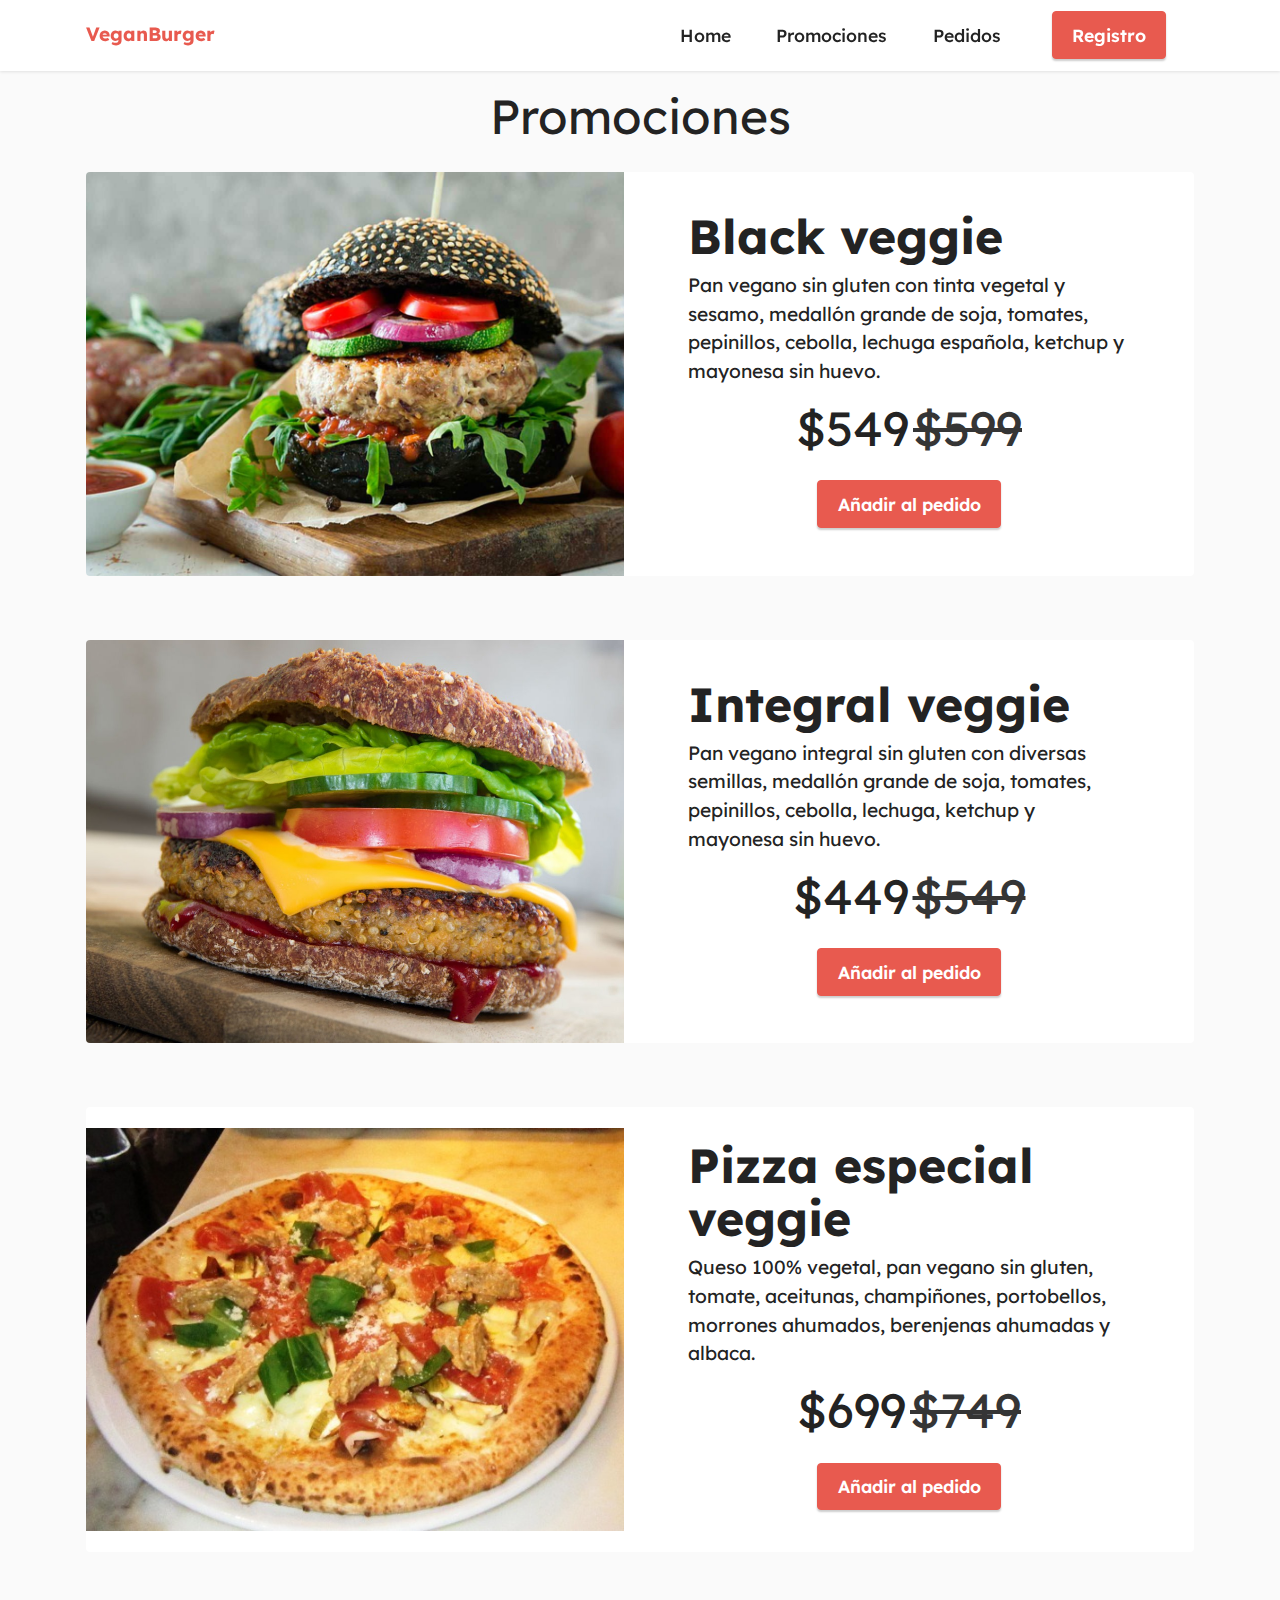
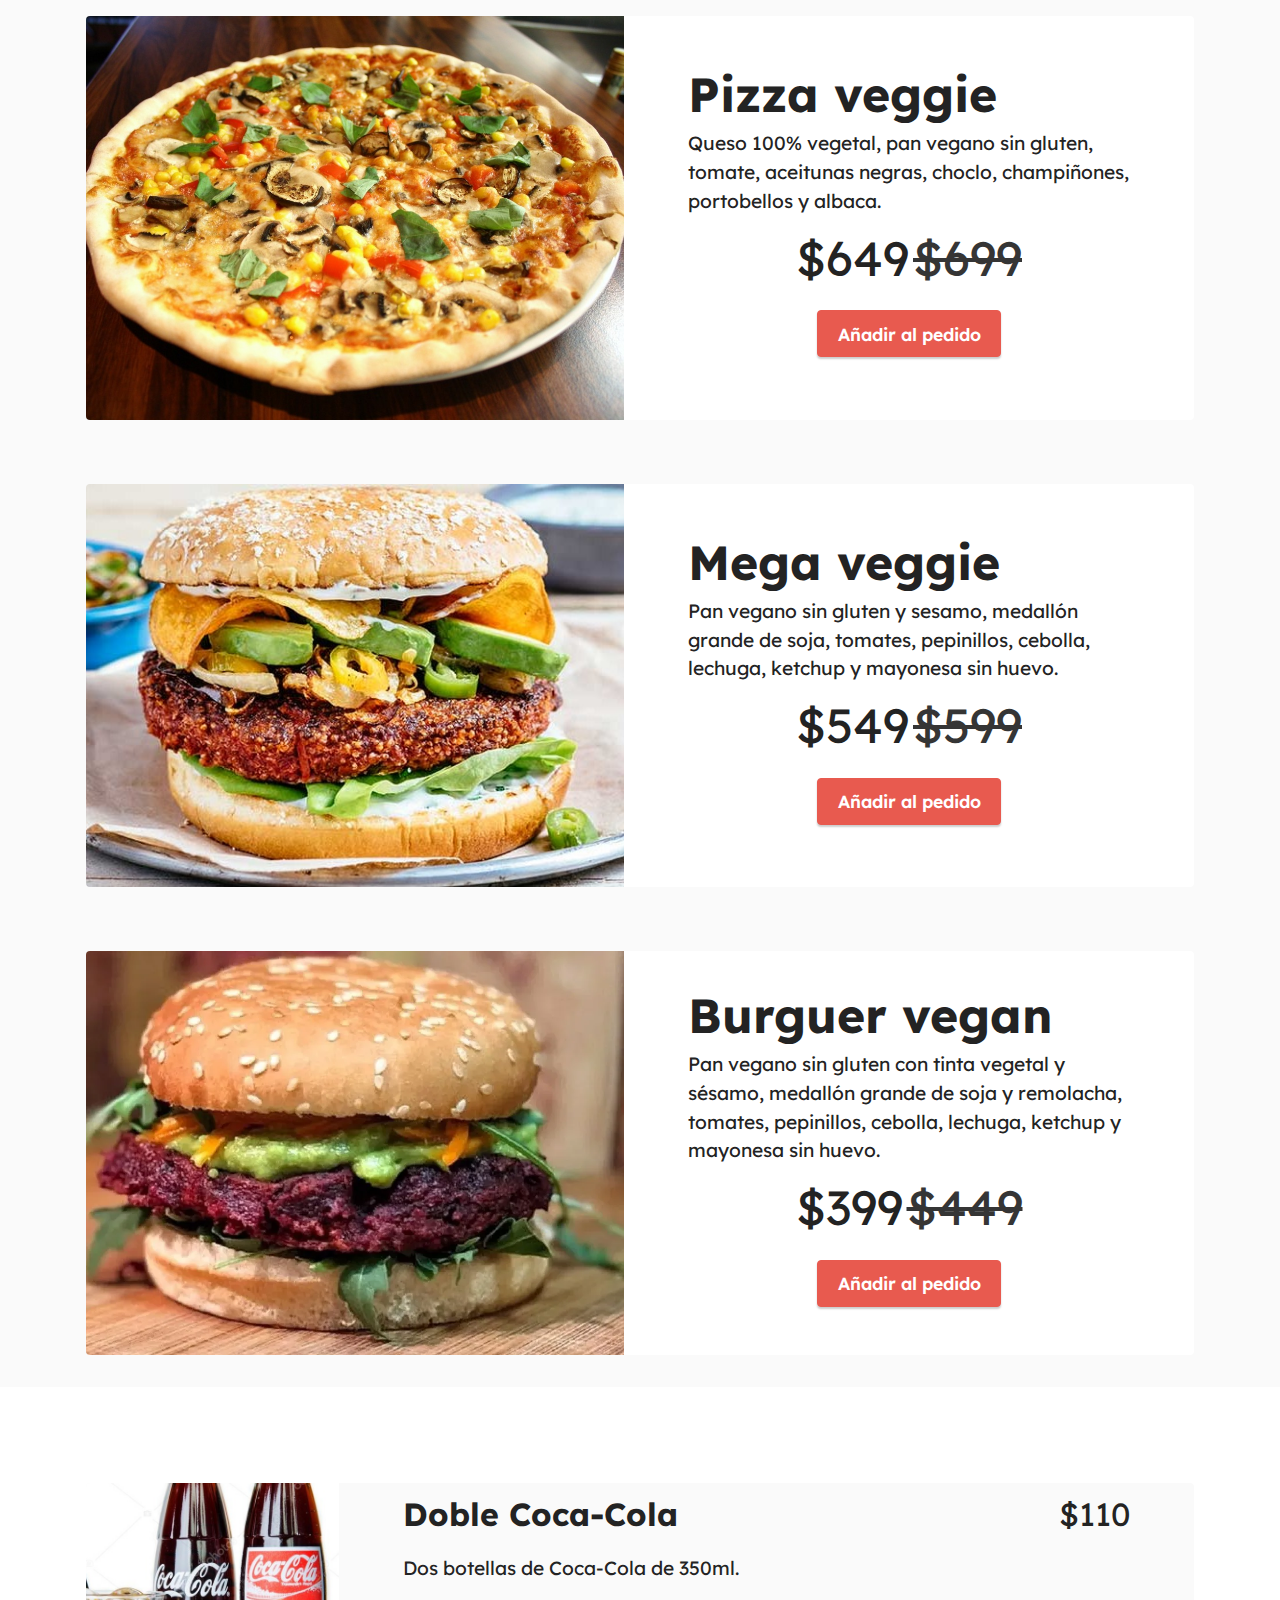
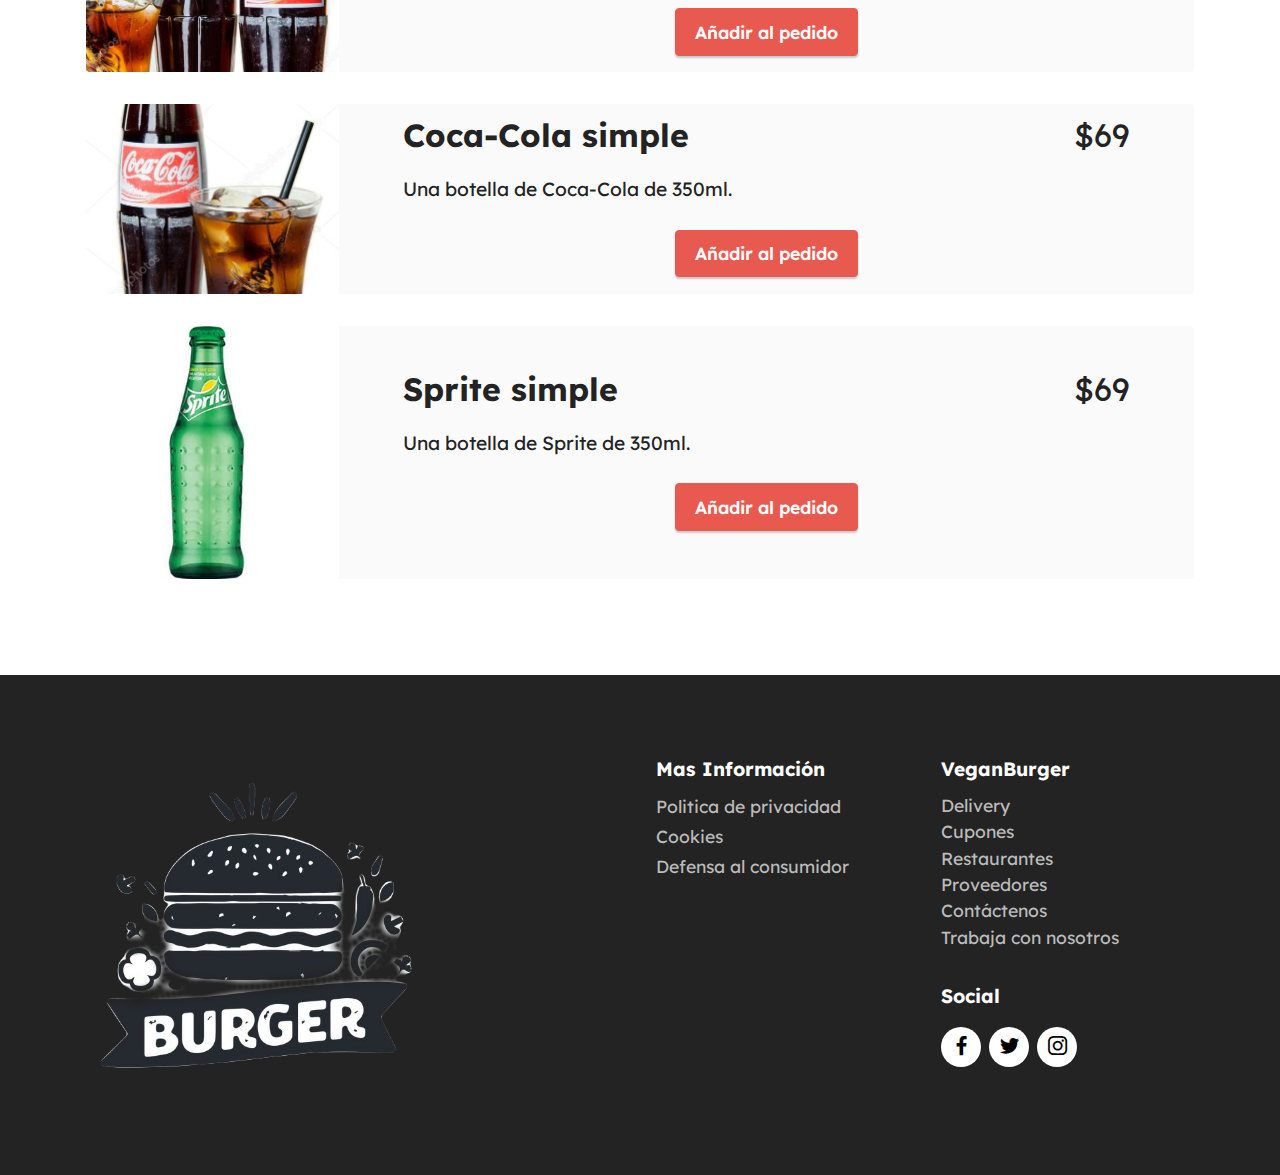
<file: promociones.html>
<!DOCTYPE html>
<html  >
<head>
  <meta charset="UTF-8">
  <meta http-equiv="X-UA-Compatible" content="IE=edge">
  <meta name="generator" content="Mobirise v5.5.0, mobirise.com">
  <meta name="viewport" content="width=device-width, initial-scale=1, minimum-scale=1">
  <link rel="shortcut icon" href="assets/images/pixlr-bg-result.png" type="image/x-icon">
  <meta name="description" content="">
  
  
  <title>Vegan Burger - Promociones</title>
  <link rel="stylesheet" href="assets/bootstrap/css/bootstrap.min.css">
  <link rel="stylesheet" href="assets/bootstrap/css/bootstrap-grid.min.css">
  <link rel="stylesheet" href="assets/bootstrap/css/bootstrap-reboot.min.css">
  <link rel="stylesheet" href="assets/dropdown/css/style.css">
  <link rel="stylesheet" href="assets/socicon/css/styles.css">
  <link rel="stylesheet" href="assets/theme/css/style.css">
  <link rel="preload" href="https://fonts.googleapis.com/css?family=Lexend:100,200,300,400,500,600,700,800,900&display=swap" as="style" onload="this.onload=null;this.rel='stylesheet'">
  <noscript><link rel="stylesheet" href="https://fonts.googleapis.com/css?family=Lexend:100,200,300,400,500,600,700,800,900&display=swap"></noscript>
  <link rel="preload" as="style" href="assets/mobirise/css/mbr-additional.css"><link rel="stylesheet" href="assets/mobirise/css/mbr-additional.css" type="text/css">
  <!-- Global site tag (gtag.js) - Google Analytics -->
  <script async src="https://www.googletagmanager.com/gtag/js?id=G-VCCJMRJ5KC"></script>
  <script>
    window.dataLayer = window.dataLayer || [];
    function gtag(){dataLayer.push(arguments);}
    gtag('js', new Date());

    gtag('config', 'G-VCCJMRJ5KC');
  </script>
  
  
  
</head>
<body>
  
  <section data-bs-version="5.1" class="menu menu2 cid-sFF0ciwnEL" once="menu" id="menu2-0">
    
    <nav class="navbar navbar-dropdown navbar-fixed-top navbar-expand-lg">
        <div class="container">
            <div class="navbar-brand">
                
                <span class="navbar-caption-wrap"><a class="navbar-caption text-primary display-7" href="index.html">VeganBurger<br></a></span>
            </div>
            <button class="navbar-toggler" type="button" data-toggle="collapse" data-bs-toggle="collapse" data-target="#navbarSupportedContent" data-bs-target="#navbarSupportedContent" aria-controls="navbarNavAltMarkup" aria-expanded="false" aria-label="Toggle navigation">
                <div class="hamburger">
                    <span></span>
                    <span></span>
                    <span></span>
                    <span></span>
                </div>
            </button>
            <div class="collapse navbar-collapse" id="navbarSupportedContent">
                <ul class="navbar-nav nav-dropdown" data-app-modern-menu="true"><li class="nav-item"><a class="nav-link link text-black text-primary display-4" href="index.html">Home</a></li>
                    <li class="nav-item"><a class="nav-link link text-black text-primary display-4" href="promociones.html">Promociones<br></a></li><li class="nav-item"><a class="nav-link link text-black text-primary display-4" href="pedidos.html">Pedidos<br></a></li></ul>
                
                <div class="navbar-buttons mbr-section-btn"><a class="btn btn-primary display-4" href="registro.html">Registro<br></a></div>
            </div>
        </div>
    </nav>
</section>

<section data-bs-version="5.1" class="features6 cid-sO2bzFudOW" id="features7-13">
    <!---->
    
    <div class="card-box align-center">
        <h4 class="card-title mbr-fonts-style mb-4 display-2"><p>Promociones</p></h4>
       
    </div>
    
    <div class="container">
        <div class="card-wrapper">
            <div class="row align-items-center">
                <div class="col-12 col-lg-6">
                    <div class="image-wrapper">
                        <img src="assets/images/festival-la-hamburguesa-vegana-2019-quinoa-1.jpeg" alt="Mobirise">
                    </div>
                </div>
                <div class="col-12 col-lg">
                    <div class="text-box">
                        <h5 class="mbr-title mbr-fonts-style display-2"><strong>Black veggie&nbsp;</strong></h5>
                        <p class="mbr-text mbr-fonts-style display-7">Pan vegano sin gluten con tinta vegetal y sesamo, medallón grande de soja, tomates, pepinillos, cebolla, lechuga española, ketchup y mayonesa sin huevo.</p>
                        <div class="cost align-center">
                            <span class="currentcost mbr-fonts-style pr-2 display-2">$549</span>
                            <span class="oldcost mbr-fonts-style display-2">$599</span>
                        </div>
                        <div class="mbr-section-btn pt-3 align-center"><a href="#" class="btn btn-primary display-4">Añadir al pedido</a></div>
                    </div>
                </div>
            </div>
        </div>
    </div>
</section>

<section data-bs-version="5.1" class="features6 cid-sO2bSh0zOb" id="features7-14">
    <!---->
    

    
    <div class="container">
        <div class="card-wrapper">
            <div class="row align-items-center">
                <div class="col-12 col-lg-6">
                    <div class="image-wrapper">
                        <img src="assets/images/gr.jpeg" alt="Mobirise">
                    </div>
                </div>
                <div class="col-12 col-lg">
                    <div class="text-box">
                        <h5 class="mbr-title mbr-fonts-style display-2"><strong>Integral veggie</strong></h5>
                        <p class="mbr-text mbr-fonts-style display-7">Pan vegano integral sin gluten con diversas semillas, medallón grande de soja, tomates, pepinillos, cebolla, lechuga, ketchup y mayonesa sin huevo.</p>
                        <div class="cost align-center">
                            <span class="currentcost mbr-fonts-style pr-2 display-2">$449</span>
                            <span class="oldcost mbr-fonts-style display-2">$549</span>
                        </div>
                        <div class="mbr-section-btn pt-3 align-center"><a href="#" class="btn btn-primary display-4">Añadir al pedido</a></div>
                    </div>
                </div>
            </div>
        </div>
    </div>
</section>

<section data-bs-version="5.1" class="features6 cid-sO2bSAqB5h" id="features7-15">
    <!---->
    

    
    <div class="container">
        <div class="card-wrapper">
            <div class="row align-items-center">
                <div class="col-12 col-lg-6">
                    <div class="image-wrapper">
                        <img src="assets/images/o0600045010807526441.jpeg" alt="Mobirise">
                    </div>
                </div>
                <div class="col-12 col-lg">
                    <div class="text-box">
                        <h5 class="mbr-title mbr-fonts-style display-2"><strong>Pizza especial veggie</strong></h5>
                        <p class="mbr-text mbr-fonts-style display-7">Queso 100% vegetal, pan vegano sin gluten, tomate, aceitunas, champiñones, portobellos, morrones ahumados, berenjenas ahumadas y albaca.<br></p>
                        <div class="cost align-center">
                            <span class="currentcost mbr-fonts-style pr-2 display-2">$699</span>
                            <span class="oldcost mbr-fonts-style display-2">$749</span>
                        </div>
                        <div class="mbr-section-btn pt-3 align-center"><a href="#" class="btn btn-primary display-4">Añadir al pedido</a></div>
                    </div>
                </div>
            </div>
        </div>
    </div>
</section>

<section data-bs-version="5.1" class="features6 cid-sO2bST60LC" id="features7-16">
    <!---->
    

    
    <div class="container">
        <div class="card-wrapper">
            <div class="row align-items-center">
                <div class="col-12 col-lg-6">
                    <div class="image-wrapper">
                        <img src="assets/images/r-2.jpeg" alt="Mobirise">
                    </div>
                </div>
                <div class="col-12 col-lg">
                    <div class="text-box">
                        <h5 class="mbr-title mbr-fonts-style display-2"><strong>Pizza veggie</strong></h5>
                        <p class="mbr-text mbr-fonts-style display-7">Queso 100% vegetal, pan vegano sin gluten, tomate, aceitunas negras, choclo, champiñones, portobellos y albaca.<br></p>
                        <div class="cost align-center">
                            <span class="currentcost mbr-fonts-style pr-2 display-2">$649</span>
                            <span class="oldcost mbr-fonts-style display-2">$699</span>
                        </div>
                        <div class="mbr-section-btn pt-3 align-center"><a href="#" class="btn btn-primary display-4">Añadir al pedido</a></div>
                    </div>
                </div>
            </div>
        </div>
    </div>
</section>

<section data-bs-version="5.1" class="features6 cid-sO2bTy6y6Y" id="features7-18">
    <!---->
    

    
    <div class="container">
        <div class="card-wrapper">
            <div class="row align-items-center">
                <div class="col-12 col-lg-6">
                    <div class="image-wrapper">
                        <img src="assets/images/hamburguesa-vegana-1.jpeg" alt="Mobirise">
                    </div>
                </div>
                <div class="col-12 col-lg">
                    <div class="text-box">
                        <h5 class="mbr-title mbr-fonts-style display-2"><strong>Mega veggie</strong></h5>
                        <p class="mbr-text mbr-fonts-style display-7">Pan vegano sin gluten y sesamo, medallón grande de soja, tomates, pepinillos, cebolla, lechuga, ketchup y mayonesa sin huevo.</p>
                        <div class="cost align-center">
                            <span class="currentcost mbr-fonts-style pr-2 display-2">$549</span>
                            <span class="oldcost mbr-fonts-style display-2">$599</span>
                        </div>
                        <div class="mbr-section-btn pt-3 align-center"><a href="#" class="btn btn-primary display-4">Añadir al pedido</a></div>
                    </div>
                </div>
            </div>
        </div>
    </div>
</section>

<section data-bs-version="5.1" class="features6 cid-sO2bThkwqO" id="features7-17">
    <!---->
    

    
    <div class="container">
        <div class="card-wrapper">
            <div class="row align-items-center">
                <div class="col-12 col-lg-6">
                    <div class="image-wrapper">
                        <img src="assets/images/1-4.webp" alt="Mobirise">
                    </div>
                </div>
                <div class="col-12 col-lg">
                    <div class="text-box">
                        <h5 class="mbr-title mbr-fonts-style display-2"><strong>Burguer vegan</strong></h5>
                        <p class="mbr-text mbr-fonts-style display-7">Pan vegano sin gluten con tinta vegetal y sésamo, medallón grande de soja y remolacha, tomates, pepinillos, cebolla, lechuga, ketchup y mayonesa sin huevo.</p>
                        <div class="cost align-center">
                            <span class="currentcost mbr-fonts-style pr-2 display-2">$399</span>
                            <span class="oldcost mbr-fonts-style display-2">$449</span>
                        </div>
                        <div class="mbr-section-btn pt-3 align-center"><a href="#" class="btn btn-primary display-4">Añadir al pedido</a></div>
                    </div>
                </div>
            </div>
        </div>
    </div>
</section>

<section data-bs-version="5.1" class="features10 cid-sO2c1IVXIx" id="features11-1b">
    <!---->
    
    
    <div class="container">
        <div class="title">
            
            
        </div>
        <div class="card">
            <div class="card-wrapper">
                <div class="row align-items-center">
                    <div class="col-12 col-md-3">
                        <div class="image-wrapper">
                            <img src="assets/images/aar-3.jpeg" alt="pedido" title="">
                        </div>
                    </div>
                    <div class="col-12 col-md">
                        <div class="card-box">
                            <div class="row">
                                <div class="col-12">
                                    <div class="top-line">
                                        <h4 class="card-title mbr-fonts-style display-5"><strong>Doble Coca-Cola&nbsp;</strong></h4>
                                        <p class="cost mbr-fonts-style display-5">
                                            $110</p>
                                    </div>
                                </div>
                                <div class="col-12">
                                    <div class="bottom-line">
                                        <p class="mbr-text mbr-fonts-style m-0 display-7">Dos botellas de Coca-Cola de 350ml.</p>
                                    </div>
                                    <div class="col-12">
                                        <div class="bottom-line align-center">
                                            <div class="mbr-section-btn pt-3"><a href="#" class="btn btn-primary display-4">Añadir al pedido</a></div>
                                        </div>
                                    </div>
                                </div>
                            </div>
                        </div>
                    </div>
                </div>
            </div>
        </div>
        <div class="card">
            <div class="card-wrapper">
                <div class="row align-items-center">
                    <div class="col-12 col-md-3">
                        <div class="image-wrapper">
                            <img src="assets/images/depositphotos-49632395-stock-photo-bangkok-thailand-july-15.jpeg" alt="pedido" title="">
                        </div>
                    </div>
                    <div class="col-12 col-md">
                        <div class="card-box">
                            <div class="row">
                                <div class="col-12">
                                    <div class="top-line">
                                        <h4 class="card-title mbr-fonts-style display-5"><strong>Coca-Cola simple</strong></h4>
                                        <p class="cost mbr-fonts-style display-5">
                                            $69</p>
                                    </div>
                                </div>
                                <div class="col-12">
                                    <div class="bottom-line">
                                        <p class="mbr-text mbr-fonts-style m-0 display-7">Una botella de Coca-Cola de 350ml.</p>
                                    </div>
                                    <div class="col-12">
                                        <div class="bottom-line align-center">
                                            <div class="mbr-section-btn pt-3"><a href="#" class="btn btn-primary display-4">Añadir al pedido</a></div>
                                        </div>
                                    </div>
                                </div>
                            </div>
                        </div>
                    </div>
                </div>
            </div>
        </div>
        <div class="card">
            <div class="card-wrapper">
                <div class="row align-items-center">
                    <div class="col-12 col-md-3">
                        <div class="image-wrapper">
                            <img src="assets/images/0004900004782-a-1.jpeg" alt="sprite" title="">
                        </div>
                    </div>
                    <div class="col-12 col-md">
                        <div class="card-box">
                            <div class="row">
                                <div class="col-12">
                                    <div class="top-line">
                                        <h4 class="card-title mbr-fonts-style display-5"><strong>Sprite simple</strong></h4>
                                        <p class="cost mbr-fonts-style display-5">
                                            $69</p>
                                    </div>
                                </div>
                                <div class="col-12">
                                    <div class="bottom-line">
                                        <p class="mbr-text mbr-fonts-style m-0 display-7">Una botella de Sprite de 350ml.&nbsp;<br></p>
                                    </div>
                                </div>
                                <div class="col-12">
                                    <div class="bottom-line align-center">
                                        <div class="mbr-section-btn pt-3"><a href="#" class="btn btn-primary display-4">Añadir al pedido</a></div>
                                    </div>
                                </div>
                            </div>
                        </div>
                    </div>
                </div>
            </div>
        </div>
        
    </div>
</section>

<section data-bs-version="5.1" class="footer1 cid-sO1youwHpF" once="footers" id="footer1-s">

    
    
    <div class="container">
        <div class="row mbr-white">
            <div class="col-12 col-md-6 col-lg-6">
                <div style="width:340px;">
                    <img src="assets/images/pixlr-bg-result.png" alt="logo">
                </div>
            </div>
            <div class="col-12 col-md-6 col-lg-3">
                <h5 class="mbr-section-subtitle mbr-fonts-style mb-2 display-7">
                    <strong>Mas Información</strong><strong><br></strong></h5>
                <ul class="list mbr-fonts-style display-4">
                    <li class="mbr-text item-wrap"><span style="font-size: 1.1rem;">Politica de privacidad</span><br></li><li class="mbr-text item-wrap">Cookies</li><li class="mbr-text item-wrap">Defensa al consumidor</li>
                </ul>
            </div>
            <div class="col-12 col-md-6 col-lg-3">
                <h5 class="mbr-section-subtitle mbr-fonts-style mb-2 display-7"><strong>VeganBurger</strong></h5>
                <p class="mbr-text mbr-fonts-style mb-4 display-4">Delivery<br>Cupones<br>Restaurantes<br>Proveedores<br>Contáctenos<br>Trabaja con nosotros</p>
                <h5 class="mbr-section-subtitle mbr-fonts-style mb-3 display-7">
                    <strong>Social</strong>
                </h5>
                <div class="social-row display-7">
                    <div class="soc-item">
                        <a href="https://www.facebook.com/matias1q/" target="_blank">
                            <span class="mbr-iconfont socicon-facebook socicon"></span>
                        </a>
                    </div>
                    <div class="soc-item">
                        <a href="https://twitter.com/matijuy" target="_blank">
                            <span class="mbr-iconfont socicon socicon-twitter"></span>
                        </a>
                    </div>
                    <div class="soc-item">
                        <a href="https://www.instagram.com/_matiax/" target="_blank">
                            <span class="mbr-iconfont socicon-instagram socicon"></span>
                        </a>
                    </div>
                    
                </div>
            </div>
            
        </div>
    </div>
</section>
<section style="background-color: #fff;
font-family: -apple-system, BlinkMacSystemFont, 
'Segoe UI', 'Roboto', 'Helvetica Neue', Arial, sans-serif;
 color:#aaa; font-size:12px; padding: 0; align-items: center;
  display: flex;">
  <a href="https://mobirise.site/b" target="_blank"
   style="flex: 1 1; height: 0rem; padding-left: 1rem;"></a></section>
    <script src="assets/bootstrap/js/bootstrap.bundle.min.js"></script>
    <script src="assets/smoothscroll/smooth-scroll.js"></script>
    <script src="assets/ytplayer/index.js"></script>
    <script src="assets/dropdown/js/navbar-dropdown.js"></script>  
    <script src="assets/vimeoplayer/player.js"></script>  
    <script src="assets/mbr-testimonials-slider/mbr-testimonials-slider.js"></script>  
    <script src="assets/theme/js/script.js"></script>  
  
</body>
</html>
</file>
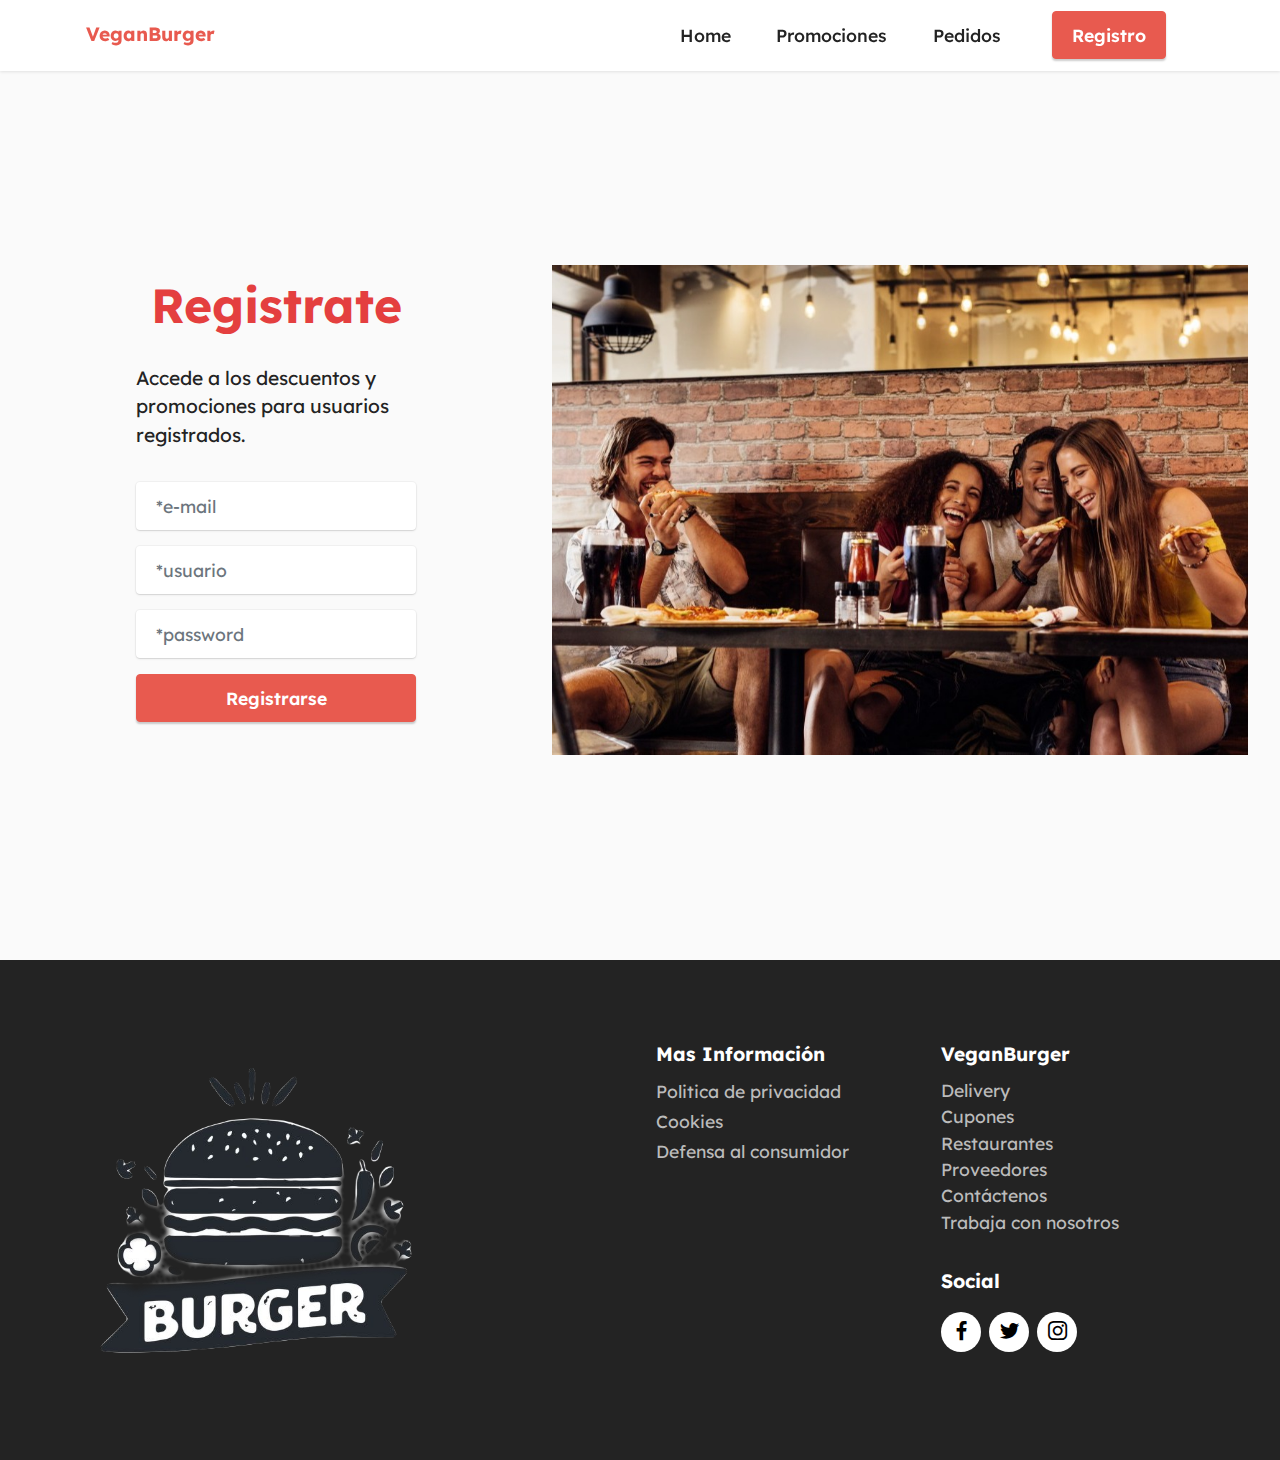
<file: registro.html>
<!DOCTYPE html>
<html  >
<head>
  <!-- Site made with Mobirise Website Builder v5.5.0, https://mobirise.com -->
  <meta charset="UTF-8">
  <meta http-equiv="X-UA-Compatible" content="IE=edge">
  <meta name="generator" content="Mobirise v5.5.0, mobirise.com">
  <meta name="viewport" content="width=device-width, initial-scale=1, minimum-scale=1">
  <link rel="shortcut icon" href="assets/images/pixlr-bg-result.png" type="image/x-icon">
  <meta name="description" content="">
  
  
  <title>Vegan Burger - Registrate</title>
  <link rel="stylesheet" href="assets/bootstrap/css/bootstrap.min.css">
  <link rel="stylesheet" href="assets/bootstrap/css/bootstrap-grid.min.css">
  <link rel="stylesheet" href="assets/bootstrap/css/bootstrap-reboot.min.css">
  <link rel="stylesheet" href="assets/dropdown/css/style.css">
  <link rel="stylesheet" href="assets/socicon/css/styles.css">
  <link rel="stylesheet" href="assets/theme/css/style.css">
  <link rel="preload" href="https://fonts.googleapis.com/css?family=Lexend:100,200,300,400,500,600,700,800,900&display=swap" as="style" onload="this.onload=null;this.rel='stylesheet'">
  <noscript><link rel="stylesheet" href="https://fonts.googleapis.com/css?family=Lexend:100,200,300,400,500,600,700,800,900&display=swap"></noscript>
  <link rel="preload" as="style" href="assets/mobirise/css/mbr-additional.css"><link rel="stylesheet" href="assets/mobirise/css/mbr-additional.css" type="text/css">
  <!-- Global site tag (gtag.js) - Google Analytics -->
  <script async src="https://www.googletagmanager.com/gtag/js?id=G-VCCJMRJ5KC"></script>
  <script>
    window.dataLayer = window.dataLayer || [];
    function gtag(){dataLayer.push(arguments);}
    gtag('js', new Date());

    gtag('config', 'G-VCCJMRJ5KC');
  </script>
  
  
  
</head>
<body>
  
  <section data-bs-version="5.1" class="menu menu2 cid-sO1jWie5yu" once="menu" id="menu2-d">
    
    <nav class="navbar navbar-dropdown navbar-fixed-top navbar-expand-lg">
        <div class="container">
            <div class="navbar-brand">
                
                <span class="navbar-caption-wrap"><a class="navbar-caption text-primary display-7" href="index.html">VeganBurger<br></a></span>
            </div>
            <button class="navbar-toggler" type="button" data-toggle="collapse" data-bs-toggle="collapse" data-target="#navbarSupportedContent" data-bs-target="#navbarSupportedContent" aria-controls="navbarNavAltMarkup" aria-expanded="false" aria-label="Toggle navigation">
                <div class="hamburger">
                    <span></span>
                    <span></span>
                    <span></span>
                    <span></span>
                </div>
            </button>
            <div class="collapse navbar-collapse" id="navbarSupportedContent">
                <ul class="navbar-nav nav-dropdown" data-app-modern-menu="true"><li class="nav-item"><a class="nav-link link text-black text-primary display-4" href="index.html">Home</a></li>
                    <li class="nav-item"><a class="nav-link link text-black text-primary display-4" href="promociones.html">Promociones<br></a></li><li class="nav-item"><a class="nav-link link text-black text-primary display-4" href="pedidos.html">Pedidos<br></a></li></ul>
                
                <div class="navbar-buttons mbr-section-btn"><a class="btn btn-primary display-4" href="registro.html">Registro<br></a></div>
            </div>
        </div>
    </nav>
</section>

<section data-bs-version="5.1" class="form4 cid-sO1lND7ofo mbr-fullscreen" id="form4-h">

    

    

    <div class="container-fluid">
        <div class="row content-wrapper justify-content-center">
            <div class="col-lg-3 offset-lg-1 mbr-form" data-form-type="formoid">
                <form action="registro.html" method="GET" class="mbr-form form-with-styler" data-form-title="Form Name"><input type="hidden" name="email" data-form-email="true">
                    <div class="row">
                        <div hidden="hidden" data-form-alert="" class="alert alert-success col-12">Link de verificación enviado al correo electrónico.</div>
                        <div hidden="hidden" data-form-alert-danger="" class="alert alert-danger col-12">Campos no rellenados!</div>
                    </div>
                    <div class="dragArea row">
                        <div class="col-lg-12 col-md-12 col-sm-12">
                            <h1 class="mbr-section-title mb-4 display-2">
                                <strong>Registrate</strong></h1>
                        </div>
                        <div class="col-lg-12 col-md-12 col-sm-12">
                            <p class="mbr-text mbr-fonts-style mb-4 display-7">
                                Accede a los descuentos y promociones para usuarios registrados.</p>
                        </div>
                        <div class="col-lg-12 col-md col-12 form-group mb-3" data-for="email">
                            <input type="email" name="email" placeholder="*e-mail" data-form-field="email" class="form-control" value="" id="email-form4-h">
                        </div>
                        <div class="col-lg-12 col-md col-12 form-group mb-3" data-for="name">
                            <input type="text" name="name" placeholder="*usuario" data-form-field="name" class="form-control" value="" id="name-form4-h">
                        </div>
                        <div class="col-lg-12 col-md col-12 form-group mb-3" data-for="name">
                            <input type="password" name="password" placeholder="*password" data-form-field="password" class="form-control" value="" id="password-form4-h">
                        </div>
                        <div class="col-12 col-md-auto mbr-section-btn"><button type="submit" class="btn btn-primary display-4">Registrarse</button></div>
                    </div>
                </form>
            </div>
            <div class="col-lg-7 offset-lg-1 col-12">
                <div class="image-wrapper">
                    <img class="w-100" src="assets/images/autoservicio-restaurantes.jpeg" alt="Mobirise">
                </div>
            </div>
        </div>
    </div>
</section>

<section data-bs-version="5.1" class="footer1 cid-sO1l23FQvT" once="footers" id="footer1-e">

    
    
    <div class="container">
        <div class="row mbr-white">
            <div class="col-12 col-md-6 col-lg-6">
                <div style="width:340px; ">
                    <img src="assets/images/pixlr-bg-result.png" alt="logo">
                </div>
            </div>
            <div class="col-12 col-md-6 col-lg-3">
                <h5 class="mbr-section-subtitle mbr-fonts-style mb-2 display-7">
                    <strong>Mas Información</strong><strong><br></strong></h5>
                <ul class="list mbr-fonts-style display-4">
                    <li class="mbr-text item-wrap"><span style="font-size: 1.1rem;">Politica de privacidad</span><br></li><li class="mbr-text item-wrap">Cookies</li><li class="mbr-text item-wrap">Defensa al consumidor</li>
                </ul>
            </div>
            <div class="col-12 col-md-6 col-lg-3">
                <h5 class="mbr-section-subtitle mbr-fonts-style mb-2 display-7"><strong>VeganBurger</strong></h5>
                <p class="mbr-text mbr-fonts-style mb-4 display-4">Delivery<br>Cupones<br>Restaurantes<br>Proveedores<br>Contáctenos<br>Trabaja con nosotros</p>
                <h5 class="mbr-section-subtitle mbr-fonts-style mb-3 display-7">
                    <strong>Social</strong>
                </h5>
                <div class="social-row display-7">
                    <div class="soc-item">
                        <a href="https://www.facebook.com/matias1q/" target="_blank">
                            <span class="mbr-iconfont socicon-facebook socicon"></span>
                        </a>
                    </div>
                    <div class="soc-item">
                        <a href="https://twitter.com/matijuy" target="_blank">
                            <span class="mbr-iconfont socicon socicon-twitter"></span>
                        </a>
                    </div>
                    <div class="soc-item">
                        <a href="https://www.instagram.com/_matiax/" target="_blank">
                            <span class="mbr-iconfont socicon-instagram socicon"></span>
                        </a>
                    </div>
                    
                </div>
            </div>
            
        </div>
    </div>
</section>
<section style="background-color: #fff;
font-family: -apple-system, BlinkMacSystemFont, 
'Segoe UI', 'Roboto', 'Helvetica Neue', Arial, sans-serif;
 color:#aaa; font-size:12px; padding: 0; align-items: center;
  display: flex;">
  <a href="https://mobirise.site/b" target="_blank"
   style="flex: 1 1; height: 0rem; padding-left: 1rem;"></a></section>
    <script src="assets/bootstrap/js/bootstrap.bundle.min.js"></script>
    <script src="assets/smoothscroll/smooth-scroll.js"></script>
    <script src="assets/ytplayer/index.js"></script>
    <script src="assets/dropdown/js/navbar-dropdown.js"></script>  
    <script src="assets/vimeoplayer/player.js"></script>  
    <script src="assets/mbr-testimonials-slider/mbr-testimonials-slider.js"></script>  
    <script src="assets/theme/js/script.js"></script>  
  
</body>
</html>
</file>
<file: assets/web/assets/mobirise-icons2/mobirise2.css>
@font-face {
  font-family: 'Moririse2';
  font-display: swap;
  src:  url('mobirise2.eot?f2bix4');
  src:  url('mobirise2.eot?f2bix4#iefix') format('embedded-opentype'),
    url('mobirise2.ttf?f2bix4') format('truetype'),
    url('mobirise2.woff?f2bix4') format('woff'),
    url('mobirise2.svg?f2bix4#mobirise2') format('svg');
  font-weight: normal;
  font-style: normal;
}

[class^="mobi-"], [class*=" mobi-"] {
  /* use !important to prevent issues with browser extensions that change fonts */
  font-family: 'Moririse2' !important;
  speak: none;
  font-style: normal;
  font-weight: normal;
  font-variant: normal;
  text-transform: none;
  line-height: 1;

  /* Better Font Rendering =========== */
  -webkit-font-smoothing: antialiased;
  -moz-osx-font-smoothing: grayscale;
}

.mobi-mbri-add-submenu:before {
  content: "\e900";
}
.mobi-mbri-alert:before {
  content: "\e901";
}
.mobi-mbri-align-center:before {
  content: "\e902";
}
.mobi-mbri-align-justify:before {
  content: "\e903";
}
.mobi-mbri-align-left:before {
  content: "\e904";
}
.mobi-mbri-align-right:before {
  content: "\e905";
}
.mobi-mbri-android:before {
  content: "\e906";
}
.mobi-mbri-apple:before {
  content: "\e907";
}
.mobi-mbri-arrow-down:before {
  content: "\e908";
}
.mobi-mbri-arrow-next:before {
  content: "\e909";
}
.mobi-mbri-arrow-prev:before {
  content: "\e90a";
}
.mobi-mbri-arrow-up:before {
  content: "\e90b";
}
.mobi-mbri-bold:before {
  content: "\e90c";
}
.mobi-mbri-bookmark:before {
  content: "\e90d";
}
.mobi-mbri-bootstrap:before {
  content: "\e90e";
}
.mobi-mbri-briefcase:before {
  content: "\e90f";
}
.mobi-mbri-browse:before {
  content: "\e910";
}
.mobi-mbri-bulleted-list:before {
  content: "\e911";
}
.mobi-mbri-calendar:before {
  content: "\e912";
}
.mobi-mbri-camera:before {
  content: "\e913";
}
.mobi-mbri-cart-add:before {
  content: "\e914";
}
.mobi-mbri-cart-full:before {
  content: "\e915";
}
.mobi-mbri-cash:before {
  content: "\e916";
}
.mobi-mbri-change-style:before {
  content: "\e917";
}
.mobi-mbri-chat:before {
  content: "\e918";
}
.mobi-mbri-clock:before {
  content: "\e919";
}
.mobi-mbri-close:before {
  content: "\e91a";
}
.mobi-mbri-cloud:before {
  content: "\e91b";
}
.mobi-mbri-code:before {
  content: "\e91c";
}
.mobi-mbri-contact-form:before {
  content: "\e91d";
}
.mobi-mbri-credit-card:before {
  content: "\e91e";
}
.mobi-mbri-cursor-click:before {
  content: "\e91f";
}
.mobi-mbri-cust-feedback:before {
  content: "\e920";
}
.mobi-mbri-database:before {
  content: "\e921";
}
.mobi-mbri-delivery:before {
  content: "\e922";
}
.mobi-mbri-desktop:before {
  content: "\e923";
}
.mobi-mbri-devices:before {
  content: "\e924";
}
.mobi-mbri-down:before {
  content: "\e925";
}
.mobi-mbri-download-2:before {
  content: "\e926";
}
.mobi-mbri-download:before {
  content: "\e927";
}
.mobi-mbri-drag-n-drop-2:before {
  content: "\e928";
}
.mobi-mbri-drag-n-drop:before {
  content: "\e929";
}
.mobi-mbri-edit-2:before {
  content: "\e92a";
}
.mobi-mbri-edit:before {
  content: "\e92b";
}
.mobi-mbri-error:before {
  content: "\e92c";
}
.mobi-mbri-extension:before {
  content: "\e92d";
}
.mobi-mbri-features:before {
  content: "\e92e";
}
.mobi-mbri-file:before {
  content: "\e92f";
}
.mobi-mbri-flag:before {
  content: "\e930";
}
.mobi-mbri-folder:before {
  content: "\e931";
}
.mobi-mbri-gift:before {
  content: "\e932";
}
.mobi-mbri-github:before {
  content: "\e933";
}
.mobi-mbri-globe-2:before {
  content: "\e934";
}
.mobi-mbri-globe:before {
  content: "\e935";
}
.mobi-mbri-growing-chart:before {
  content: "\e936";
}
.mobi-mbri-hearth:before {
  content: "\e937";
}
.mobi-mbri-help:before {
  content: "\e938";
}
.mobi-mbri-home:before {
  content: "\e939";
}
.mobi-mbri-hot-cup:before {
  content: "\e93a";
}
.mobi-mbri-idea:before {
  content: "\e93b";
}
.mobi-mbri-image-gallery:before {
  content: "\e93c";
}
.mobi-mbri-image-slider:before {
  content: "\e93d";
}
.mobi-mbri-info:before {
  content: "\e93e";
}
.mobi-mbri-italic:before {
  content: "\e93f";
}
.mobi-mbri-key:before {
  content: "\e940";
}
.mobi-mbri-laptop:before {
  content: "\e941";
}
.mobi-mbri-layers:before {
  content: "\e942";
}
.mobi-mbri-left-right:before {
  content: "\e943";
}
.mobi-mbri-left:before {
  content: "\e944";
}
.mobi-mbri-letter:before {
  content: "\e945";
}
.mobi-mbri-like:before {
  content: "\e946";
}
.mobi-mbri-link:before {
  content: "\e947";
}
.mobi-mbri-lock:before {
  content: "\e948";
}
.mobi-mbri-login:before {
  content: "\e949";
}
.mobi-mbri-logout:before {
  content: "\e94a";
}
.mobi-mbri-magic-stick:before {
  content: "\e94b";
}
.mobi-mbri-map-pin:before {
  content: "\e94c";
}
.mobi-mbri-menu:before {
  content: "\e94d";
}
.mobi-mbri-mobile-2:before {
  content: "\e94e";
}
.mobi-mbri-mobile-horizontal:before {
  content: "\e94f";
}
.mobi-mbri-mobile:before {
  content: "\e950";
}
.mobi-mbri-mobirise:before {
  content: "\e951";
}
.mobi-mbri-more-horizontal:before {
  content: "\e952";
}
.mobi-mbri-more-vertical:before {
  content: "\e953";
}
.mobi-mbri-music:before {
  content: "\e954";
}
.mobi-mbri-new-file:before {
  content: "\e955";
}
.mobi-mbri-numbered-list:before {
  content: "\e956";
}
.mobi-mbri-opened-folder:before {
  content: "\e957";
}
.mobi-mbri-pages:before {
  content: "\e958";
}
.mobi-mbri-paper-plane:before {
  content: "\e959";
}
.mobi-mbri-paperclip:before {
  content: "\e95a";
}
.mobi-mbri-phone:before {
  content: "\e95b";
}
.mobi-mbri-photo:before {
  content: "\e95c";
}
.mobi-mbri-photos:before {
  content: "\e95d";
}
.mobi-mbri-pin:before {
  content: "\e95e";
}
.mobi-mbri-play:before {
  content: "\e95f";
}
.mobi-mbri-plus:before {
  content: "\e960";
}
.mobi-mbri-preview:before {
  content: "\e961";
}
.mobi-mbri-print:before {
  content: "\e962";
}
.mobi-mbri-protect:before {
  content: "\e963";
}
.mobi-mbri-question:before {
  content: "\e964";
}
.mobi-mbri-quote-left:before {
  content: "\e965";
}
.mobi-mbri-quote-right:before {
  content: "\e966";
}
.mobi-mbri-redo:before {
  content: "\e967";
}
.mobi-mbri-refresh:before {
  content: "\e968";
}
.mobi-mbri-responsive-2:before {
  content: "\e969";
}
.mobi-mbri-responsive:before {
  content: "\e96a";
}
.mobi-mbri-right:before {
  content: "\e96b";
}
.mobi-mbri-rocket:before {
  content: "\e96c";
}
.mobi-mbri-sad-face:before {
  content: "\e96d";
}
.mobi-mbri-sale:before {
  content: "\e96e";
}
.mobi-mbri-save:before {
  content: "\e96f";
}
.mobi-mbri-search:before {
  content: "\e970";
}
.mobi-mbri-setting-2:before {
  content: "\e971";
}
.mobi-mbri-setting-3:before {
  content: "\e972";
}
.mobi-mbri-setting:before {
  content: "\e973";
}
.mobi-mbri-share:before {
  content: "\e974";
}
.mobi-mbri-shopping-bag:before {
  content: "\e975";
}
.mobi-mbri-shopping-basket:before {
  content: "\e976";
}
.mobi-mbri-shopping-cart:before {
  content: "\e977";
}
.mobi-mbri-sites:before {
  content: "\e978";
}
.mobi-mbri-smile-face:before {
  content: "\e979";
}
.mobi-mbri-speed:before {
  content: "\e97a";
}
.mobi-mbri-star:before {
  content: "\e97b";
}
.mobi-mbri-success:before {
  content: "\e97c";
}
.mobi-mbri-sun:before {
  content: "\e97d";
}
.mobi-mbri-sun2:before {
  content: "\e97e";
}
.mobi-mbri-tablet-vertical:before {
  content: "\e97f";
}
.mobi-mbri-tablet:before {
  content: "\e980";
}
.mobi-mbri-target:before {
  content: "\e981";
}
.mobi-mbri-timer:before {
  content: "\e982";
}
.mobi-mbri-to-ftp:before {
  content: "\e983";
}
.mobi-mbri-to-local-drive:before {
  content: "\e984";
}
.mobi-mbri-touch-swipe:before {
  content: "\e985";
}
.mobi-mbri-touch:before {
  content: "\e986";
}
.mobi-mbri-trash:before {
  content: "\e987";
}
.mobi-mbri-underline:before {
  content: "\e988";
}
.mobi-mbri-undo:before {
  content: "\e989";
}
.mobi-mbri-unlink:before {
  content: "\e98a";
}
.mobi-mbri-unlock:before {
  content: "\e98b";
}
.mobi-mbri-up-down:before {
  content: "\e98c";
}
.mobi-mbri-up:before {
  content: "\e98d";
}
.mobi-mbri-update:before {
  content: "\e98e";
}
.mobi-mbri-upload-2:before {
  content: "\e98f";
}
.mobi-mbri-upload:before {
  content: "\e990";
}
.mobi-mbri-user-2:before {
  content: "\e991";
}
.mobi-mbri-user:before {
  content: "\e992";
}
.mobi-mbri-users:before {
  content: "\e993";
}
.mobi-mbri-video-play:before {
  content: "\e994";
}
.mobi-mbri-video:before {
  content: "\e995";
}
.mobi-mbri-watch:before {
  content: "\e996";
}
.mobi-mbri-website-theme-2:before {
  content: "\e997";
}
.mobi-mbri-website-theme:before {
  content: "\e998";
}
.mobi-mbri-wifi:before {
  content: "\e999";
}
.mobi-mbri-windows:before {
  content: "\e99a";
}
.mobi-mbri-zoom-in:before {
  content: "\e99b";
}
.mobi-mbri-zoom-out:before {
  content: "\e99c";
}
</file>
<file: assets/dropdown/css/style.css>
.navbar-dropdown {
  left: 0;
  padding: 0;
  position: absolute;
  right: 0;
  top: 0;
  transition: all 0.45s ease;
  z-index: 1030;
  background: #282828; }
  .navbar-dropdown .navbar-logo {
    margin-right: 0.8rem;
    transition: margin 0.3s ease-in-out;
    vertical-align: middle; }
    .navbar-dropdown .navbar-logo img {
      height: 3.125rem;
      transition: all 0.3s ease-in-out; }
    .navbar-dropdown .navbar-logo.mbr-iconfont {
      font-size: 3.125rem;
      line-height: 3.125rem; }
  .navbar-dropdown .navbar-caption {
    font-weight: 700;
    white-space: normal;
    vertical-align: -4px;
    line-height: 3.125rem !important; }
    .navbar-dropdown .navbar-caption, .navbar-dropdown .navbar-caption:hover {
      color: inherit;
      text-decoration: none; }
  .navbar-dropdown .mbr-iconfont + .navbar-caption {
    vertical-align: -1px; }
  .navbar-dropdown.navbar-fixed-top {
    position: fixed; }
  .navbar-dropdown .navbar-brand span {
    vertical-align: -4px; }
  .navbar-dropdown.bg-color.transparent {
    background: none; }
  .navbar-dropdown.navbar-short .navbar-brand {
    padding: 0.625rem 0; }
    .navbar-dropdown.navbar-short .navbar-brand span {
      vertical-align: -1px; }
  .navbar-dropdown.navbar-short .navbar-caption {
    line-height: 2.375rem !important;
    vertical-align: -2px; }
  .navbar-dropdown.navbar-short .navbar-logo {
    margin-right: 0.5rem; }
    .navbar-dropdown.navbar-short .navbar-logo img {
      height: 2.375rem; }
    .navbar-dropdown.navbar-short .navbar-logo.mbr-iconfont {
      font-size: 2.375rem;
      line-height: 2.375rem; }
  .navbar-dropdown.navbar-short .mbr-table-cell {
    height: 3.625rem; }
  .navbar-dropdown .navbar-close {
    left: 0.6875rem;
    position: fixed;
    top: 0.75rem;
    z-index: 1000; }
  .navbar-dropdown .hamburger-icon {
    content: "";
    display: inline-block;
    vertical-align: middle;
    width: 16px;
    -webkit-box-shadow: 0 -6px 0 1px #282828,0 0 0 1px #282828,0 6px 0 1px #282828;
    -moz-box-shadow: 0 -6px 0 1px #282828,0 0 0 1px #282828,0 6px 0 1px #282828;
    box-shadow: 0 -6px 0 1px #282828,0 0 0 1px #282828,0 6px 0 1px #282828; }

.dropdown-menu .dropdown-toggle[data-toggle="dropdown-submenu"]::after {
  border-bottom: 0.35em solid transparent;
  border-left: 0.35em solid;
  border-right: 0;
  border-top: 0.35em solid transparent;
  margin-left: 0.3rem; }

.dropdown-menu .dropdown-item:focus {
  outline: 0; }

.nav-dropdown {
  font-size: 0.75rem;
  font-weight: 500;
  height: auto !important; }
  .nav-dropdown .nav-btn {
    padding-left: 1rem; }
  .nav-dropdown .link {
    margin: .667em 1.667em;
    font-weight: 500;
    padding: 0;
    transition: color .2s ease-in-out; }
    .nav-dropdown .link.dropdown-toggle {
      margin-right: 2.583em; }
      .nav-dropdown .link.dropdown-toggle::after {
        margin-left: .25rem;
        border-top: 0.35em solid;
        border-right: 0.35em solid transparent;
        border-left: 0.35em solid transparent;
        border-bottom: 0; }
      .nav-dropdown .link.dropdown-toggle[aria-expanded="true"] {
        margin: 0;
        padding: 0.667em 3.263em  0.667em 1.667em; }
  .nav-dropdown .link::after,
  .nav-dropdown .dropdown-item::after {
    color: inherit; }
  .nav-dropdown .btn {
    font-size: 0.75rem;
    font-weight: 700;
    letter-spacing: 0;
    margin-bottom: 0;
    padding-left: 1.25rem;
    padding-right: 1.25rem; }
  .nav-dropdown .dropdown-menu {
    border-radius: 0;
    border: 0;
    left: 0;
    margin: 0;
    padding-bottom: 1.25rem;
    padding-top: 1.25rem;
    position: relative; }
  .nav-dropdown .dropdown-submenu {
    margin-left: 0.125rem;
    top: 0; }
  .nav-dropdown .dropdown-item {
    font-weight: 500;
    line-height: 2;
    padding: 0.3846em 4.615em 0.3846em 1.5385em;
    position: relative;
    transition: color .2s ease-in-out, background-color .2s ease-in-out; }
    .nav-dropdown .dropdown-item::after {
      margin-top: -0.3077em;
      position: absolute;
      right: 1.1538em;
      top: 50%; }
    .nav-dropdown .dropdown-item:focus, .nav-dropdown .dropdown-item:hover {
      background: none; }

@media (max-width: 767px) {
  .nav-dropdown.navbar-toggleable-sm {
    bottom: 0;
    display: none;
    left: 0;
    overflow-x: hidden;
    position: fixed;
    top: 0;
    transform: translateX(-100%);
    -ms-transform: translateX(-100%);
    -webkit-transform: translateX(-100%);
    width: 18.75rem;
    z-index: 999; } }
.nav-dropdown.navbar-toggleable-xl {
  bottom: 0;
  display: none;
  left: 0;
  overflow-x: hidden;
  position: fixed;
  top: 0;
  transform: translateX(-100%);
  -ms-transform: translateX(-100%);
  -webkit-transform: translateX(-100%);
  width: 18.75rem;
  z-index: 999; }

.nav-dropdown-sm {
  display: block !important;
  overflow-x: hidden;
  overflow: auto;
  padding-top: 3.875rem; }
  .nav-dropdown-sm::after {
    content: "";
    display: block;
    height: 3rem;
    width: 100%; }
  .nav-dropdown-sm.collapse.in ~ .navbar-close {
    display: block !important; }
  .nav-dropdown-sm.collapsing, .nav-dropdown-sm.collapse.in {
    transform: translateX(0);
    -ms-transform: translateX(0);
    -webkit-transform: translateX(0);
    transition: all 0.25s ease-out;
    -webkit-transition: all 0.25s ease-out;
    background: #282828; }
  .nav-dropdown-sm.collapsing[aria-expanded="false"] {
    transform: translateX(-100%);
    -ms-transform: translateX(-100%);
    -webkit-transform: translateX(-100%); }
  .nav-dropdown-sm .nav-item {
    display: block;
    margin-left: 0 !important;
    padding-left: 0; }
  .nav-dropdown-sm .link,
  .nav-dropdown-sm .dropdown-item {
    border-top: 1px dotted rgba(255, 255, 255, 0.1);
    font-size: 0.8125rem;
    line-height: 1.6;
    margin: 0 !important;
    padding: 0.875rem 2.4rem 0.875rem 1.5625rem !important;
    position: relative;
    white-space: normal; }
    .nav-dropdown-sm .link:focus, .nav-dropdown-sm .link:hover,
    .nav-dropdown-sm .dropdown-item:focus,
    .nav-dropdown-sm .dropdown-item:hover {
      background: rgba(0, 0, 0, 0.2) !important;
      color: #c0a375; }
  .nav-dropdown-sm .nav-btn {
    position: relative;
    padding: 1.5625rem 1.5625rem 0 1.5625rem; }
    .nav-dropdown-sm .nav-btn::before {
      border-top: 1px dotted rgba(255, 255, 255, 0.1);
      content: "";
      left: 0;
      position: absolute;
      top: 0;
      width: 100%; }
    .nav-dropdown-sm .nav-btn + .nav-btn {
      padding-top: 0.625rem; }
      .nav-dropdown-sm .nav-btn + .nav-btn::before {
        display: none; }
  .nav-dropdown-sm .btn {
    padding: 0.625rem 0; }
  .nav-dropdown-sm .dropdown-toggle[data-toggle="dropdown-submenu"]::after {
    margin-left: .25rem;
    border-top: 0.35em solid;
    border-right: 0.35em solid transparent;
    border-left: 0.35em solid transparent;
    border-bottom: 0; }
  .nav-dropdown-sm .dropdown-toggle[data-toggle="dropdown-submenu"][aria-expanded="true"]::after {
    border-top: 0;
    border-right: 0.35em solid transparent;
    border-left: 0.35em solid transparent;
    border-bottom: 0.35em solid; }
  .nav-dropdown-sm .dropdown-menu {
    margin: 0;
    padding: 0;
    position: relative;
    top: 0;
    left: 0;
    width: 100%;
    border: 0;
    float: none;
    border-radius: 0;
    background: none; }
  .nav-dropdown-sm .dropdown-submenu {
    left: 100%;
    margin-left: 0.125rem;
    margin-top: -1.25rem;
    top: 0; }

.navbar-toggleable-sm .nav-dropdown .dropdown-menu {
  position: absolute; }

.navbar-toggleable-sm .nav-dropdown .dropdown-submenu {
  left: 100%;
  margin-left: 0.125rem;
  margin-top: -1.25rem;
  top: 0; }

.navbar-toggleable-sm.opened .nav-dropdown .dropdown-menu {
  position: relative; }

.navbar-toggleable-sm.opened .nav-dropdown .dropdown-submenu {
  left: 0;
  margin-left: 00rem;
  margin-top: 0rem;
  top: 0; }

.is-builder .nav-dropdown.collapsing {
  transition: none !important; }
</file>
<file: assets/socicon/css/styles.css>
@charset "UTF-8";

@font-face {
  font-family: 'Socicon';
  src:  url('../fonts/socicon.eot');
  src:  url('../fonts/socicon.eot?#iefix') format('embedded-opentype'),
    url('../fonts/socicon.woff2') format('woff2'),
    url('../fonts/socicon.ttf') format('truetype'),
    url('../fonts/socicon.woff') format('woff'),
    url('../fonts/socicon.svg#socicon') format('svg');
  font-weight: normal;
  font-style: normal;
  font-display: swap;
}

[data-icon]:before {
  font-family: "socicon" !important;
  content: attr(data-icon);
  font-style: normal !important;
  font-weight: normal !important;
  font-variant: normal !important;
  text-transform: none !important;
  speak: none;
  line-height: 1;
  -webkit-font-smoothing: antialiased;
  -moz-osx-font-smoothing: grayscale;
}

[class^="socicon-"], [class*=" socicon-"] {
  /* use !important to prevent issues with browser extensions that change fonts */
  font-family: 'Socicon' !important;
  speak: none;
  font-style: normal;
  font-weight: normal;
  font-variant: normal;
  text-transform: none;
  line-height: 1;

  /* Better Font Rendering =========== */
  -webkit-font-smoothing: antialiased;
  -moz-osx-font-smoothing: grayscale;
}

.socicon-eitaa:before {
  content: "\e97c";
}
.socicon-soroush:before {
  content: "\e97d";
}
.socicon-bale:before {
  content: "\e97e";
}
.socicon-zazzle:before {
  content: "\e97b";
}
.socicon-society6:before {
  content: "\e97a";
}
.socicon-redbubble:before {
  content: "\e979";
}
.socicon-avvo:before {
  content: "\e978";
}
.socicon-stitcher:before {
  content: "\e977";
}
.socicon-googlehangouts:before {
  content: "\e974";
}
.socicon-dlive:before {
  content: "\e975";
}
.socicon-vsco:before {
  content: "\e976";
}
.socicon-flipboard:before {
  content: "\e973";
}
.socicon-ubuntu:before {
  content: "\e958";
}
.socicon-artstation:before {
  content: "\e959";
}
.socicon-invision:before {
  content: "\e95a";
}
.socicon-torial:before {
  content: "\e95b";
}
.socicon-collectorz:before {
  content: "\e95c";
}
.socicon-seenthis:before {
  content: "\e95d";
}
.socicon-googleplaymusic:before {
  content: "\e95e";
}
.socicon-debian:before {
  content: "\e95f";
}
.socicon-filmfreeway:before {
  content: "\e960";
}
.socicon-gnome:before {
  content: "\e961";
}
.socicon-itchio:before {
  content: "\e962";
}
.socicon-jamendo:before {
  content: "\e963";
}
.socicon-mix:before {
  content: "\e964";
}
.socicon-sharepoint:before {
  content: "\e965";
}
.socicon-tinder:before {
  content: "\e966";
}
.socicon-windguru:before {
  content: "\e967";
}
.socicon-cdbaby:before {
  content: "\e968";
}
.socicon-elementaryos:before {
  content: "\e969";
}
.socicon-stage32:before {
  content: "\e96a";
}
.socicon-tiktok:before {
  content: "\e96b";
}
.socicon-gitter:before {
  content: "\e96c";
}
.socicon-letterboxd:before {
  content: "\e96d";
}
.socicon-threema:before {
  content: "\e96e";
}
.socicon-splice:before {
  content: "\e96f";
}
.socicon-metapop:before {
  content: "\e970";
}
.socicon-naver:before {
  content: "\e971";
}
.socicon-remote:before {
  content: "\e972";
}
.socicon-internet:before {
  content: "\e957";
}
.socicon-moddb:before {
  content: "\e94b";
}
.socicon-indiedb:before {
  content: "\e94c";
}
.socicon-traxsource:before {
  content: "\e94d";
}
.socicon-gamefor:before {
  content: "\e94e";
}
.socicon-pixiv:before {
  content: "\e94f";
}
.socicon-myanimelist:before {
  content: "\e950";
}
.socicon-blackberry:before {
  content: "\e951";
}
.socicon-wickr:before {
  content: "\e952";
}
.socicon-spip:before {
  content: "\e953";
}
.socicon-napster:before {
  content: "\e954";
}
.socicon-beatport:before {
  content: "\e955";
}
.socicon-hackerone:before {
  content: "\e956";
}
.socicon-hackernews:before {
  content: "\e946";
}
.socicon-smashwords:before {
  content: "\e947";
}
.socicon-kobo:before {
  content: "\e948";
}
.socicon-bookbub:before {
  content: "\e949";
}
.socicon-mailru:before {
  content: "\e94a";
}
.socicon-gitlab:before {
  content: "\e945";
}
.socicon-instructables:before {
  content: "\e944";
}
.socicon-portfolio:before {
  content: "\e943";
}
.socicon-codered:before {
  content: "\e940";
}
.socicon-origin:before {
  content: "\e941";
}
.socicon-nextdoor:before {
  content: "\e942";
}
.socicon-udemy:before {
  content: "\e93f";
}
.socicon-livemaster:before {
  content: "\e93e";
}
.socicon-crunchbase:before {
  content: "\e93b";
}
.socicon-homefy:before {
  content: "\e93c";
}
.socicon-calendly:before {
  content: "\e93d";
}
.socicon-realtor:before {
  content: "\e90f";
}
.socicon-tidal:before {
  content: "\e910";
}
.socicon-qobuz:before {
  content: "\e911";
}
.socicon-natgeo:before {
  content: "\e912";
}
.socicon-mastodon:before {
  content: "\e913";
}
.socicon-unsplash:before {
  content: "\e914";
}
.socicon-homeadvisor:before {
  content: "\e915";
}
.socicon-angieslist:before {
  content: "\e916";
}
.socicon-codepen:before {
  content: "\e917";
}
.socicon-slack:before {
  content: "\e918";
}
.socicon-openaigym:before {
  content: "\e919";
}
.socicon-logmein:before {
  content: "\e91a";
}
.socicon-fiverr:before {
  content: "\e91b";
}
.socicon-gotomeeting:before {
  content: "\e91c";
}
.socicon-aliexpress:before {
  content: "\e91d";
}
.socicon-guru:before {
  content: "\e91e";
}
.socicon-appstore:before {
  content: "\e91f";
}
.socicon-homes:before {
  content: "\e920";
}
.socicon-zoom:before {
  content: "\e921";
}
.socicon-alibaba:before {
  content: "\e922";
}
.socicon-craigslist:before {
  content: "\e923";
}
.socicon-wix:before {
  content: "\e924";
}
.socicon-redfin:before {
  content: "\e925";
}
.socicon-googlecalendar:before {
  content: "\e926";
}
.socicon-shopify:before {
  content: "\e927";
}
.socicon-freelancer:before {
  content: "\e928";
}
.socicon-seedrs:before {
  content: "\e929";
}
.socicon-bing:before {
  content: "\e92a";
}
.socicon-doodle:before {
  content: "\e92b";
}
.socicon-bonanza:before {
  content: "\e92c";
}
.socicon-squarespace:before {
  content: "\e92d";
}
.socicon-toptal:before {
  content: "\e92e";
}
.socicon-gust:before {
  content: "\e92f";
}
.socicon-ask:before {
  content: "\e930";
}
.socicon-trulia:before {
  content: "\e931";
}
.socicon-loomly:before {
  content: "\e932";
}
.socicon-ghost:before {
  content: "\e933";
}
.socicon-upwork:before {
  content: "\e934";
}
.socicon-fundable:before {
  content: "\e935";
}
.socicon-booking:before {
  content: "\e936";
}
.socicon-googlemaps:before {
  content: "\e937";
}
.socicon-zillow:before {
  content: "\e938";
}
.socicon-niconico:before {
  content: "\e939";
}
.socicon-toneden:before {
  content: "\e93a";
}
.socicon-augment:before {
  content: "\e908";
}
.socicon-bitbucket:before {
  content: "\e909";
}
.socicon-fyuse:before {
  content: "\e90a";
}
.socicon-yt-gaming:before {
  content: "\e90b";
}
.socicon-sketchfab:before {
  content: "\e90c";
}
.socicon-mobcrush:before {
  content: "\e90d";
}
.socicon-microsoft:before {
  content: "\e90e";
}
.socicon-pandora:before {
  content: "\e907";
}
.socicon-messenger:before {
  content: "\e906";
}
.socicon-gamewisp:before {
  content: "\e905";
}
.socicon-bloglovin:before {
  content: "\e904";
}
.socicon-tunein:before {
  content: "\e903";
}
.socicon-gamejolt:before {
  content: "\e901";
}
.socicon-trello:before {
  content: "\e902";
}
.socicon-spreadshirt:before {
  content: "\e900";
}
.socicon-500px:before {
  content: "\e000";
}
.socicon-8tracks:before {
  content: "\e001";
}
.socicon-airbnb:before {
  content: "\e002";
}
.socicon-alliance:before {
  content: "\e003";
}
.socicon-amazon:before {
  content: "\e004";
}
.socicon-amplement:before {
  content: "\e005";
}
.socicon-android:before {
  content: "\e006";
}
.socicon-angellist:before {
  content: "\e007";
}
.socicon-apple:before {
  content: "\e008";
}
.socicon-appnet:before {
  content: "\e009";
}
.socicon-baidu:before {
  content: "\e00a";
}
.socicon-bandcamp:before {
  content: "\e00b";
}
.socicon-battlenet:before {
  content: "\e00c";
}
.socicon-mixer:before {
  content: "\e00d";
}
.socicon-bebee:before {
  content: "\e00e";
}
.socicon-bebo:before {
  content: "\e00f";
}
.socicon-behance:before {
  content: "\e010";
}
.socicon-blizzard:before {
  content: "\e011";
}
.socicon-blogger:before {
  content: "\e012";
}
.socicon-buffer:before {
  content: "\e013";
}
.socicon-chrome:before {
  content: "\e014";
}
.socicon-coderwall:before {
  content: "\e015";
}
.socicon-curse:before {
  content: "\e016";
}
.socicon-dailymotion:before {
  content: "\e017";
}
.socicon-deezer:before {
  content: "\e018";
}
.socicon-delicious:before {
  content: "\e019";
}
.socicon-deviantart:before {
  content: "\e01a";
}
.socicon-diablo:before {
  content: "\e01b";
}
.socicon-digg:before {
  content: "\e01c";
}
.socicon-discord:before {
  content: "\e01d";
}
.socicon-disqus:before {
  content: "\e01e";
}
.socicon-douban:before {
  content: "\e01f";
}
.socicon-draugiem:before {
  content: "\e020";
}
.socicon-dribbble:before {
  content: "\e021";
}
.socicon-drupal:before {
  content: "\e022";
}
.socicon-ebay:before {
  content: "\e023";
}
.socicon-ello:before {
  content: "\e024";
}
.socicon-endomodo:before {
  content: "\e025";
}
.socicon-envato:before {
  content: "\e026";
}
.socicon-etsy:before {
  content: "\e027";
}
.socicon-facebook:before {
  content: "\e028";
}
.socicon-feedburner:before {
  content: "\e029";
}
.socicon-filmweb:before {
  content: "\e02a";
}
.socicon-firefox:before {
  content: "\e02b";
}
.socicon-flattr:before {
  content: "\e02c";
}
.socicon-flickr:before {
  content: "\e02d";
}
.socicon-formulr:before {
  content: "\e02e";
}
.socicon-forrst:before {
  content: "\e02f";
}
.socicon-foursquare:before {
  content: "\e030";
}
.socicon-friendfeed:before {
  content: "\e031";
}
.socicon-github:before {
  content: "\e032";
}
.socicon-goodreads:before {
  content: "\e033";
}
.socicon-google:before {
  content: "\e034";
}
.socicon-googlescholar:before {
  content: "\e035";
}
.socicon-googlegroups:before {
  content: "\e036";
}
.socicon-googlephotos:before {
  content: "\e037";
}
.socicon-googleplus:before {
  content: "\e038";
}
.socicon-grooveshark:before {
  content: "\e039";
}
.socicon-hackerrank:before {
  content: "\e03a";
}
.socicon-hearthstone:before {
  content: "\e03b";
}
.socicon-hellocoton:before {
  content: "\e03c";
}
.socicon-heroes:before {
  content: "\e03d";
}
.socicon-smashcast:before {
  content: "\e03e";
}
.socicon-horde:before {
  content: "\e03f";
}
.socicon-houzz:before {
  content: "\e040";
}
.socicon-icq:before {
  content: "\e041";
}
.socicon-identica:before {
  content: "\e042";
}
.socicon-imdb:before {
  content: "\e043";
}
.socicon-instagram:before {
  content: "\e044";
}
.socicon-issuu:before {
  content: "\e045";
}
.socicon-istock:before {
  content: "\e046";
}
.socicon-itunes:before {
  content: "\e047";
}
.socicon-keybase:before {
  content: "\e048";
}
.socicon-lanyrd:before {
  content: "\e049";
}
.socicon-lastfm:before {
  content: "\e04a";
}
.socicon-line:before {
  content: "\e04b";
}
.socicon-linkedin:before {
  content: "\e04c";
}
.socicon-livejournal:before {
  content: "\e04d";
}
.socicon-lyft:before {
  content: "\e04e";
}
.socicon-macos:before {
  content: "\e04f";
}
.socicon-mail:before {
  content: "\e050";
}
.socicon-medium:before {
  content: "\e051";
}
.socicon-meetup:before {
  content: "\e052";
}
.socicon-mixcloud:before {
  content: "\e053";
}
.socicon-modelmayhem:before {
  content: "\e054";
}
.socicon-mumble:before {
  content: "\e055";
}
.socicon-myspace:before {
  content: "\e056";
}
.socicon-newsvine:before {
  content: "\e057";
}
.socicon-nintendo:before {
  content: "\e058";
}
.socicon-npm:before {
  content: "\e059";
}
.socicon-odnoklassniki:before {
  content: "\e05a";
}
.socicon-openid:before {
  content: "\e05b";
}
.socicon-opera:before {
  content: "\e05c";
}
.socicon-outlook:before {
  content: "\e05d";
}
.socicon-overwatch:before {
  content: "\e05e";
}
.socicon-patreon:before {
  content: "\e05f";
}
.socicon-paypal:before {
  content: "\e060";
}
.socicon-periscope:before {
  content: "\e061";
}
.socicon-persona:before {
  content: "\e062";
}
.socicon-pinterest:before {
  content: "\e063";
}
.socicon-play:before {
  content: "\e064";
}
.socicon-player:before {
  content: "\e065";
}
.socicon-playstation:before {
  content: "\e066";
}
.socicon-pocket:before {
  content: "\e067";
}
.socicon-qq:before {
  content: "\e068";
}
.socicon-quora:before {
  content: "\e069";
}
.socicon-raidcall:before {
  content: "\e06a";
}
.socicon-ravelry:before {
  content: "\e06b";
}
.socicon-reddit:before {
  content: "\e06c";
}
.socicon-renren:before {
  content: "\e06d";
}
.socicon-researchgate:before {
  content: "\e06e";
}
.socicon-residentadvisor:before {
  content: "\e06f";
}
.socicon-reverbnation:before {
  content: "\e070";
}
.socicon-rss:before {
  content: "\e071";
}
.socicon-sharethis:before {
  content: "\e072";
}
.socicon-skype:before {
  content: "\e073";
}
.socicon-slideshare:before {
  content: "\e074";
}
.socicon-smugmug:before {
  content: "\e075";
}
.socicon-snapchat:before {
  content: "\e076";
}
.socicon-songkick:before {
  content: "\e077";
}
.socicon-soundcloud:before {
  content: "\e078";
}
.socicon-spotify:before {
  content: "\e079";
}
.socicon-stackexchange:before {
  content: "\e07a";
}
.socicon-stackoverflow:before {
  content: "\e07b";
}
.socicon-starcraft:before {
  content: "\e07c";
}
.socicon-stayfriends:before {
  content: "\e07d";
}
.socicon-steam:before {
  content: "\e07e";
}
.socicon-storehouse:before {
  content: "\e07f";
}
.socicon-strava:before {
  content: "\e080";
}
.socicon-streamjar:before {
  content: "\e081";
}
.socicon-stumbleupon:before {
  content: "\e082";
}
.socicon-swarm:before {
  content: "\e083";
}
.socicon-teamspeak:before {
  content: "\e084";
}
.socicon-teamviewer:before {
  content: "\e085";
}
.socicon-technorati:before {
  content: "\e086";
}
.socicon-telegram:before {
  content: "\e087";
}
.socicon-tripadvisor:before {
  content: "\e088";
}
.socicon-tripit:before {
  content: "\e089";
}
.socicon-triplej:before {
  content: "\e08a";
}
.socicon-tumblr:before {
  content: "\e08b";
}
.socicon-twitch:before {
  content: "\e08c";
}
.socicon-twitter:before {
  content: "\e08d";
}
.socicon-uber:before {
  content: "\e08e";
}
.socicon-ventrilo:before {
  content: "\e08f";
}
.socicon-viadeo:before {
  content: "\e090";
}
.socicon-viber:before {
  content: "\e091";
}
.socicon-viewbug:before {
  content: "\e092";
}
.socicon-vimeo:before {
  content: "\e093";
}
.socicon-vine:before {
  content: "\e094";
}
.socicon-vkontakte:before {
  content: "\e095";
}
.socicon-warcraft:before {
  content: "\e096";
}
.socicon-wechat:before {
  content: "\e097";
}
.socicon-weibo:before {
  content: "\e098";
}
.socicon-whatsapp:before {
  content: "\e099";
}
.socicon-wikipedia:before {
  content: "\e09a";
}
.socicon-windows:before {
  content: "\e09b";
}
.socicon-wordpress:before {
  content: "\e09c";
}
.socicon-wykop:before {
  content: "\e09d";
}
.socicon-xbox:before {
  content: "\e09e";
}
.socicon-xing:before {
  content: "\e09f";
}
.socicon-yahoo:before {
  content: "\e0a0";
}
.socicon-yammer:before {
  content: "\e0a1";
}
.socicon-yandex:before {
  content: "\e0a2";
}
.socicon-yelp:before {
  content: "\e0a3";
}
.socicon-younow:before {
  content: "\e0a4";
}
.socicon-youtube:before {
  content: "\e0a5";
}
.socicon-zapier:before {
  content: "\e0a6";
}
.socicon-zerply:before {
  content: "\e0a7";
}
.socicon-zomato:before {
  content: "\e0a8";
}
.socicon-zynga:before {
  content: "\e0a9";
}
</file>
<file: assets/theme/css/style.css>
@charset "UTF-8";
section {
  background-color: #ffffff;
}

body {
  font-style: normal;
  line-height: 1.5;
  font-weight: 400;
  color: #232323;
  position: relative;
}

button {
  background-color: transparent;
  border-color: transparent;
}

section,
.container,
.container-fluid {
  position: relative;
  word-wrap: break-word;
}

a.mbr-iconfont:hover {
  text-decoration: none;
}

.article .lead p,
.article .lead ul,
.article .lead ol,
.article .lead pre,
.article .lead blockquote {
  margin-bottom: 0;
}

a {
  font-style: normal;
  font-weight: 400;
  cursor: pointer;
}
a, a:hover {
  text-decoration: none;
}

.mbr-section-title {
  font-style: normal;
  line-height: 1.3;
}

.mbr-section-subtitle {
  line-height: 1.3;
}

.mbr-text {
  font-style: normal;
  line-height: 1.7;
}

h1,
h2,
h3,
h4,
h5,
h6,
.display-1,
.display-2,
.display-4,
.display-5,
.display-7,
span,
p,
a {
  line-height: 1;
  word-break: break-word;
  word-wrap: break-word;
  font-weight: 400;
}

b,
strong {
  font-weight: bold;
}

input:-webkit-autofill, input:-webkit-autofill:hover, input:-webkit-autofill:focus, input:-webkit-autofill:active {
  transition-delay: 9999s;
  -webkit-transition-property: background-color, color;
  transition-property: background-color, color;
}

textarea[type=hidden] {
  display: none;
}

section {
  background-position: 50% 50%;
  background-repeat: no-repeat;
  background-size: cover;
}
section .mbr-background-video,
section .mbr-background-video-preview {
  position: absolute;
  bottom: 0;
  left: 0;
  right: 0;
  top: 0;
}

.hidden {
  visibility: hidden;
}

.mbr-z-index20 {
  z-index: 20;
}

/*! Base colors */
.mbr-white {
  color: #ffffff;
}

.mbr-black {
  color: #111111;
}

.mbr-bg-white {
  background-color: #ffffff;
}

.mbr-bg-black {
  background-color: #000000;
}

/*! Text-aligns */
.align-left {
  text-align: left;
}

.align-center {
  text-align: center;
}

.align-right {
  text-align: right;
}

/*! Font-weight  */
.mbr-light {
  font-weight: 300;
}

.mbr-regular {
  font-weight: 400;
}

.mbr-semibold {
  font-weight: 500;
}

.mbr-bold {
  font-weight: 700;
}

/*! Media  */
.media-content {
  flex-basis: 100%;
}

.media-container-row {
  display: flex;
  flex-direction: row;
  flex-wrap: wrap;
  justify-content: center;
  align-content: center;
  align-items: start;
}
.media-container-row .media-size-item {
  width: 400px;
}

.media-container-column {
  display: flex;
  flex-direction: column;
  flex-wrap: wrap;
  justify-content: center;
  align-content: center;
  align-items: stretch;
}
.media-container-column > * {
  width: 100%;
}

@media (min-width: 992px) {
  .media-container-row {
    flex-wrap: nowrap;
  }
}
figure {
  margin-bottom: 0;
  overflow: hidden;
}

figure[mbr-media-size] {
  transition: width 0.1s;
}

img,
iframe {
  display: block;
  width: 100%;
}

.card {
  background-color: transparent;
  border: none;
}

.card-box {
  width: 100%;
}

.card-img {
  text-align: center;
  flex-shrink: 0;
  -webkit-flex-shrink: 0;
}

.media {
  max-width: 100%;
  margin: 0 auto;
}

.mbr-figure {
  align-self: center;
}

.media-container > div {
  max-width: 100%;
}

.mbr-figure img,
.card-img img {
  width: 100%;
}

@media (max-width: 991px) {
  .media-size-item {
    width: auto !important;
  }

  .media {
    width: auto;
  }

  .mbr-figure {
    width: 100% !important;
  }
}
/*! Buttons */
.mbr-section-btn {
  margin-left: -0.6rem;
  margin-right: -0.6rem;
  font-size: 0;
}

.btn {
  font-weight: 600;
  border-width: 1px;
  font-style: normal;
  margin: 0.6rem 0.6rem;
  white-space: normal;
  transition: all 0.2s ease-in-out;
  display: inline-flex;
  align-items: center;
  justify-content: center;
  word-break: break-word;
}

.btn-sm {
  font-weight: 600;
  letter-spacing: 0px;
  transition: all 0.3s ease-in-out;
}

.btn-md {
  font-weight: 600;
  letter-spacing: 0px;
  transition: all 0.3s ease-in-out;
}

.btn-lg {
  font-weight: 600;
  letter-spacing: 0px;
  transition: all 0.3s ease-in-out;
}

.btn-form {
  margin: 0;
}
.btn-form:hover {
  cursor: pointer;
}

nav .mbr-section-btn {
  margin-left: 0rem;
  margin-right: 0rem;
}

/*! Btn icon margin */
.btn .mbr-iconfont,
.btn.btn-sm .mbr-iconfont {
  order: 1;
  cursor: pointer;
  margin-left: 0.5rem;
  vertical-align: sub;
}

.btn.btn-md .mbr-iconfont,
.btn.btn-md .mbr-iconfont {
  margin-left: 0.8rem;
}

.mbr-regular {
  font-weight: 400;
}

.mbr-semibold {
  font-weight: 500;
}

.mbr-bold {
  font-weight: 700;
}

[type=submit] {
  -webkit-appearance: none;
}

/*! Full-screen */
.mbr-fullscreen .mbr-overlay {
  min-height: 100vh;
}

.mbr-fullscreen {
  display: flex;
  display: -moz-flex;
  display: -ms-flex;
  display: -o-flex;
  align-items: center;
  min-height: 100vh;
  padding-top: 3rem;
  padding-bottom: 3rem;
}

/*! Map */
.map {
  height: 25rem;
  position: relative;
}
.map iframe {
  width: 100%;
  height: 100%;
}

/*! Scroll to top arrow */
.mbr-arrow-up {
  bottom: 25px;
  right: 90px;
  position: fixed;
  text-align: right;
  z-index: 5000;
  color: #ffffff;
  font-size: 22px;
}

.mbr-arrow-up a {
  background: rgba(0, 0, 0, 0.2);
  border-radius: 50%;
  color: #fff;
  display: inline-block;
  height: 60px;
  width: 60px;
  border: 2px solid #fff;
  outline-style: none !important;
  position: relative;
  text-decoration: none;
  transition: all 0.3s ease-in-out;
  cursor: pointer;
  text-align: center;
}
.mbr-arrow-up a:hover {
  background-color: rgba(0, 0, 0, 0.4);
}
.mbr-arrow-up a i {
  line-height: 60px;
}

.mbr-arrow-up-icon {
  display: block;
  color: #fff;
}

.mbr-arrow-up-icon::before {
  content: "›";
  display: inline-block;
  font-family: serif;
  font-size: 22px;
  line-height: 1;
  font-style: normal;
  position: relative;
  top: 6px;
  left: -4px;
  transform: rotate(-90deg);
}

/*! Arrow Down */
.mbr-arrow {
  position: absolute;
  bottom: 45px;
  left: 50%;
  width: 60px;
  height: 60px;
  cursor: pointer;
  background-color: rgba(80, 80, 80, 0.5);
  border-radius: 50%;
  transform: translateX(-50%);
}
@media (max-width: 767px) {
  .mbr-arrow {
    display: none;
  }
}
.mbr-arrow > a {
  display: inline-block;
  text-decoration: none;
  outline-style: none;
  -webkit-animation: arrowdown 1.7s ease-in-out infinite;
          animation: arrowdown 1.7s ease-in-out infinite;
  color: #ffffff;
}
.mbr-arrow > a > i {
  position: absolute;
  top: -2px;
  left: 15px;
  font-size: 2rem;
}

#scrollToTop a i::before {
  content: "";
  position: absolute;
  display: block;
  border-bottom: 2.5px solid #fff;
  border-left: 2.5px solid #fff;
  width: 27.8%;
  height: 27.8%;
  left: 50%;
  top: 51%;
  transform: translateY(-30%) translateX(-50%) rotate(135deg);
}

@keyframes arrowdown {
  0% {
    transform: translateY(0px);
  }
  50% {
    transform: translateY(-5px);
  }
  100% {
    transform: translateY(0px);
  }
}
@-webkit-keyframes arrowdown {
  0% {
    transform: translateY(0px);
  }
  50% {
    transform: translateY(-5px);
  }
  100% {
    transform: translateY(0px);
  }
}
@media (max-width: 500px) {
  .mbr-arrow-up {
    left: 0;
    right: 0;
    text-align: center;
  }
}
/*Gradients animation*/
@keyframes gradient-animation {
  from {
    background-position: 0% 100%;
    -webkit-animation-timing-function: ease-in-out;
            animation-timing-function: ease-in-out;
  }
  to {
    background-position: 100% 0%;
    -webkit-animation-timing-function: ease-in-out;
            animation-timing-function: ease-in-out;
  }
}
@-webkit-keyframes gradient-animation {
  from {
    background-position: 0% 100%;
    -webkit-animation-timing-function: ease-in-out;
            animation-timing-function: ease-in-out;
  }
  to {
    background-position: 100% 0%;
    -webkit-animation-timing-function: ease-in-out;
            animation-timing-function: ease-in-out;
  }
}
.bg-gradient {
  background-size: 200% 200%;
  animation: gradient-animation 5s infinite alternate;
  -webkit-animation: gradient-animation 5s infinite alternate;
}

.menu .navbar-brand {
  display: -webkit-flex;
}
.menu .navbar-brand span {
  display: flex;
  display: -webkit-flex;
}
.menu .navbar-brand .navbar-caption-wrap {
  display: -webkit-flex;
}
.menu .navbar-brand .navbar-logo img {
  display: -webkit-flex;
  width: auto;
}
@media (min-width: 768px) and (max-width: 991px) {
  .menu .navbar-toggleable-sm .navbar-nav {
    display: -ms-flexbox;
  }
}
@media (max-width: 991px) {
  .menu .navbar-collapse {
    max-height: 93.5vh;
  }
  .menu .navbar-collapse.show {
    overflow: auto;
  }
}
@media (min-width: 992px) {
  .menu .navbar-nav.nav-dropdown {
    display: -webkit-flex;
  }
  .menu .navbar-toggleable-sm .navbar-collapse {
    display: -webkit-flex !important;
  }
  .menu .collapsed .navbar-collapse {
    max-height: 93.5vh;
  }
  .menu .collapsed .navbar-collapse.show {
    overflow: auto;
  }
}
@media (max-width: 767px) {
  .menu .navbar-collapse {
    max-height: 80vh;
  }
}

.nav-link .mbr-iconfont {
  margin-right: 0.5rem;
}

.navbar {
  display: -webkit-flex;
  -webkit-flex-wrap: wrap;
  -webkit-align-items: center;
  -webkit-justify-content: space-between;
}

.navbar-collapse {
  -webkit-flex-basis: 100%;
  -webkit-flex-grow: 1;
  -webkit-align-items: center;
}

.nav-dropdown .link {
  padding: 0.667em 1.667em !important;
  margin: 0 !important;
}

.nav {
  display: -webkit-flex;
  -webkit-flex-wrap: wrap;
}

.row {
  display: -webkit-flex;
  -webkit-flex-wrap: wrap;
}

.justify-content-center {
  -webkit-justify-content: center;
}

.form-inline {
  display: -webkit-flex;
}

.card-wrapper {
  -webkit-flex: 1;
}

.carousel-control {
  z-index: 10;
  display: -webkit-flex;
}

.carousel-controls {
  display: -webkit-flex;
}

.media {
  display: -webkit-flex;
}

.form-group:focus {
  outline: none;
}

.jq-selectbox__select {
  padding: 7px 0;
  position: relative;
}

.jq-selectbox__dropdown {
  overflow: hidden;
  border-radius: 10px;
  position: absolute;
  top: 100%;
  left: 0 !important;
  width: 100% !important;
}

.jq-selectbox__trigger-arrow {
  right: 0;
  transform: translateY(-50%);
}

.jq-selectbox li {
  padding: 1.07em 0.5em;
}

input[type=range] {
  padding-left: 0 !important;
  padding-right: 0 !important;
}

.modal-dialog,
.modal-content {
  height: 100%;
}

.modal-dialog .carousel-inner {
  height: calc(100vh - 1.75rem);
}
@media (max-width: 575px) {
  .modal-dialog .carousel-inner {
    height: calc(100vh - 1rem);
  }
}

.carousel-item {
  text-align: center;
}

.carousel-item img {
  margin: auto;
}

.navbar-toggler {
  align-self: flex-start;
  padding: 0.25rem 0.75rem;
  font-size: 1.25rem;
  line-height: 1;
  background: transparent;
  border: 1px solid transparent;
  border-radius: 0.25rem;
}

.navbar-toggler:focus,
.navbar-toggler:hover {
  text-decoration: none;
  box-shadow: none;
}

.navbar-toggler-icon {
  display: inline-block;
  width: 1.5em;
  height: 1.5em;
  vertical-align: middle;
  content: "";
  background: no-repeat center center;
  background-size: 100% 100%;
}

.navbar-toggler-left {
  position: absolute;
  left: 1rem;
}

.navbar-toggler-right {
  position: absolute;
  right: 1rem;
}

.card-img {
  width: auto;
}

.menu .navbar.collapsed:not(.beta-menu) {
  flex-direction: column;
}

.carousel-item.active,
.carousel-item-next,
.carousel-item-prev {
  display: flex;
}

.note-air-layout .dropup .dropdown-menu,
.note-air-layout .navbar-fixed-bottom .dropdown .dropdown-menu {
  bottom: initial !important;
}

html,
body {
  height: auto;
  min-height: 100vh;
}

.dropup .dropdown-toggle::after {
  display: none;
}

.form-asterisk {
  font-family: initial;
  position: absolute;
  top: -2px;
  font-weight: normal;
}

.form-control-label {
  position: relative;
  cursor: pointer;
  margin-bottom: 0.357em;
  padding: 0;
}

.alert {
  color: #ffffff;
  border-radius: 0;
  border: 0;
  font-size: 1.1rem;
  line-height: 1.5;
  margin-bottom: 1.875rem;
  padding: 1.25rem;
  position: relative;
  text-align: center;
}
.alert.alert-form::after {
  background-color: inherit;
  bottom: -7px;
  content: "";
  display: block;
  height: 14px;
  left: 50%;
  margin-left: -7px;
  position: absolute;
  transform: rotate(45deg);
  width: 14px;
}

.form-control {
  background-color: #ffffff;
  background-clip: border-box;
  color: #232323;
  line-height: 1rem !important;
  height: auto;
  padding: 0.6rem 1.2rem;
  transition: border-color 0.25s ease 0s;
  border: 1px solid transparent !important;
  border-radius: 4px;
  box-shadow: rgba(0, 0, 0, 0.07) 0px 1px 1px 0px, rgba(0, 0, 0, 0.07) 0px 1px 3px 0px, rgba(0, 0, 0, 0.03) 0px 0px 0px 1px;
}
.form-active .form-control:invalid {
  border-color: red;
}

form .row {
  margin-left: -0.6rem;
  margin-right: -0.6rem;
}
form .row [class*=col] {
  padding-left: 0.6rem;
  padding-right: 0.6rem;
}

form .mbr-section-btn {
  margin: 0;
  padding-left: 0.6rem;
  padding-right: 0.6rem;
}

form .btn {
  display: flex;
  padding: 0.6rem 1.2rem;
  margin: 0;
}

form .form-check-input {
  margin-top: 0.5;
}

textarea.form-control {
  line-height: 1.5rem !important;
}

.form-group {
  margin-bottom: 1.2rem;
}

.form-control,
form .btn {
  min-height: 48px;
}

.gdpr-block label span.textGDPR input[name=gdpr] {
  top: 7px;
}

.form-control:focus {
  box-shadow: none;
}

:focus {
  outline: none;
}

.mbr-overlay {
  background-color: #000;
  bottom: 0;
  left: 0;
  opacity: 0.5;
  position: absolute;
  right: 0;
  top: 0;
  z-index: 0;
  pointer-events: none;
}

blockquote {
  font-style: italic;
  padding: 3rem;
  font-size: 1.09rem;
  position: relative;
  border-left: 3px solid;
}

ul,
ol,
pre,
blockquote {
  margin-bottom: 2.3125rem;
}

.mt-4 {
  margin-top: 2rem !important;
}

.mb-4 {
  margin-bottom: 2rem !important;
}

@media (min-width: 992px) {
  .container {
    padding-left: 16px;
    padding-right: 16px;
  }

  .row {
    margin-left: -16px;
    margin-right: -16px;
  }
  .row > [class*=col] {
    padding-left: 16px;
    padding-right: 16px;
  }
}
@media (min-width: 768px) {
  .container-fluid {
    padding-left: 32px;
    padding-right: 32px;
  }
}
@media (min-width: 768px) and (max-width: 991px) {
  .mbr-container {
    padding-left: 32px;
    padding-right: 32px;
  }
}
@media (max-width: 767px) {
  .mbr-container {
    padding-left: 16px;
    padding-right: 16px;
  }
}
.card-wrapper,
.item-wrapper {
  overflow: hidden;
}

.app-video-wrapper > img {
  opacity: 1;
}

.item {
  position: relative;
}

.dropdown-menu .dropdown-menu {
  left: 100%;
}

.dropdown-item + .dropdown-menu {
  display: none;
}

.dropdown-item:hover + .dropdown-menu,
.dropdown-menu:hover {
  display: block;
}.engine {
	position: absolute;
	text-indent: -2400px;
	text-align: center;
	padding: 0;
	top: 0;
	left: -2400px;
}
</file>
<file: assets/mobirise/css/mbr-additional.css>
body {
  font-family: Jost;
}
.display-1 {
  font-family: 'Lexend', sans-serif;
  font-size: 4.6rem;
  line-height: 1.1;
}
.display-1 > .mbr-iconfont {
  font-size: 5.75rem;
}
.display-2 {
  font-family: 'Lexend', sans-serif;
  font-size: 3rem;
  line-height: 1.1;
}
.display-2 > .mbr-iconfont {
  font-size: 3.75rem;
}
.display-4 {
  font-family: 'Lexend', sans-serif;
  font-size: 1.1rem;
  line-height: 1.5;
}
.display-4 > .mbr-iconfont {
  font-size: 1.375rem;
}
.display-5 {
  font-family: 'Lexend', sans-serif;
  font-size: 2rem;
  line-height: 1.5;
}
.display-5 > .mbr-iconfont {
  font-size: 2.5rem;
}
.display-7 {
  font-family: 'Lexend', sans-serif;
  font-size: 1.2rem;
  line-height: 1.5;
}
.display-7 > .mbr-iconfont {
  font-size: 1.5rem;
}
/* ---- Fluid typography for mobile devices ---- */
/* 1.4 - font scale ratio ( bootstrap == 1.42857 ) */
/* 100vw - current viewport width */
/* (48 - 20)  48 == 48rem == 768px, 20 == 20rem == 320px(minimal supported viewport) */
/* 0.65 - min scale variable, may vary */
@media (max-width: 992px) {
  .display-1 {
    font-size: 3.68rem;
  }
}
@media (max-width: 768px) {
  .display-1 {
    font-size: 3.22rem;
    font-size: calc( 2.26rem + (4.6 - 2.26) * ((100vw - 20rem) / (48 - 20)));
    line-height: calc( 1.1 * (2.26rem + (4.6 - 2.26) * ((100vw - 20rem) / (48 - 20))));
  }
  .display-2 {
    font-size: 2.4rem;
    font-size: calc( 1.7rem + (3 - 1.7) * ((100vw - 20rem) / (48 - 20)));
    line-height: calc( 1.3 * (1.7rem + (3 - 1.7) * ((100vw - 20rem) / (48 - 20))));
  }
  .display-4 {
    font-size: 0.88rem;
    font-size: calc( 1.0350000000000001rem + (1.1 - 1.0350000000000001) * ((100vw - 20rem) / (48 - 20)));
    line-height: calc( 1.4 * (1.0350000000000001rem + (1.1 - 1.0350000000000001) * ((100vw - 20rem) / (48 - 20))));
  }
  .display-5 {
    font-size: 1.6rem;
    font-size: calc( 1.35rem + (2 - 1.35) * ((100vw - 20rem) / (48 - 20)));
    line-height: calc( 1.4 * (1.35rem + (2 - 1.35) * ((100vw - 20rem) / (48 - 20))));
  }
  .display-7 {
    font-size: 0.96rem;
    font-size: calc( 1.07rem + (1.2 - 1.07) * ((100vw - 20rem) / (48 - 20)));
    line-height: calc( 1.4 * (1.07rem + (1.2 - 1.07) * ((100vw - 20rem) / (48 - 20))));
  }
}
/* Buttons */
.btn {
  padding: 0.6rem 1.2rem;
  border-radius: 4px;
}
.btn-sm {
  padding: 0.6rem 1.2rem;
  border-radius: 4px;
}
.btn-md {
  padding: 0.6rem 1.2rem;
  border-radius: 4px;
}
.btn-lg {
  padding: 1rem 2.6rem;
  border-radius: 4px;
}
.bg-primary {
  background-color: #e85a4f !important;
}
.bg-success {
  background-color: #40b0bf !important;
}
.bg-info {
  background-color: #47b5ed !important;
}
.bg-warning {
  background-color: #ffe161 !important;
}
.bg-danger {
  background-color: #ff9966 !important;
}
.btn-primary,
.btn-primary:active {
  background-color: #e85a4f !important;
  border-color: #e85a4f !important;
  color: #ffffff !important;
  box-shadow: 0 2px 2px 0 rgba(0, 0, 0, 0.2);
}
.btn-primary:hover,
.btn-primary:focus,
.btn-primary.focus,
.btn-primary.active {
  color: #ffffff !important;
  background-color: #c6261a !important;
  border-color: #c6261a !important;
  box-shadow: 0 2px 5px 0 rgba(0, 0, 0, 0.2);
}
.btn-primary.disabled,
.btn-primary:disabled {
  color: #ffffff !important;
  background-color: #c6261a !important;
  border-color: #c6261a !important;
}
.btn-secondary,
.btn-secondary:active {
  background-color: #d8c3a5 !important;
  border-color: #d8c3a5 !important;
  color: #ffffff !important;
  box-shadow: 0 2px 2px 0 rgba(0, 0, 0, 0.2);
}
.btn-secondary:hover,
.btn-secondary:focus,
.btn-secondary.focus,
.btn-secondary.active {
  color: #ffffff !important;
  background-color: #be9b69 !important;
  border-color: #be9b69 !important;
  box-shadow: 0 2px 5px 0 rgba(0, 0, 0, 0.2);
}
.btn-secondary.disabled,
.btn-secondary:disabled {
  color: #ffffff !important;
  background-color: #be9b69 !important;
  border-color: #be9b69 !important;
}
.btn-info,
.btn-info:active {
  background-color: #47b5ed !important;
  border-color: #47b5ed !important;
  color: #ffffff !important;
  box-shadow: 0 2px 2px 0 rgba(0, 0, 0, 0.2);
}
.btn-info:hover,
.btn-info:focus,
.btn-info.focus,
.btn-info.active {
  color: #ffffff !important;
  background-color: #148cca !important;
  border-color: #148cca !important;
  box-shadow: 0 2px 5px 0 rgba(0, 0, 0, 0.2);
}
.btn-info.disabled,
.btn-info:disabled {
  color: #ffffff !important;
  background-color: #148cca !important;
  border-color: #148cca !important;
}
.btn-success,
.btn-success:active {
  background-color: #40b0bf !important;
  border-color: #40b0bf !important;
  color: #ffffff !important;
  box-shadow: 0 2px 2px 0 rgba(0, 0, 0, 0.2);
}
.btn-success:hover,
.btn-success:focus,
.btn-success.focus,
.btn-success.active {
  color: #ffffff !important;
  background-color: #2a747e !important;
  border-color: #2a747e !important;
  box-shadow: 0 2px 5px 0 rgba(0, 0, 0, 0.2);
}
.btn-success.disabled,
.btn-success:disabled {
  color: #ffffff !important;
  background-color: #2a747e !important;
  border-color: #2a747e !important;
}
.btn-warning,
.btn-warning:active {
  background-color: #ffe161 !important;
  border-color: #ffe161 !important;
  color: #614f00 !important;
  box-shadow: 0 2px 2px 0 rgba(0, 0, 0, 0.2);
}
.btn-warning:hover,
.btn-warning:focus,
.btn-warning.focus,
.btn-warning.active {
  color: #0a0800 !important;
  background-color: #ffd10a !important;
  border-color: #ffd10a !important;
  box-shadow: 0 2px 5px 0 rgba(0, 0, 0, 0.2);
}
.btn-warning.disabled,
.btn-warning:disabled {
  color: #614f00 !important;
  background-color: #ffd10a !important;
  border-color: #ffd10a !important;
}
.btn-danger,
.btn-danger:active {
  background-color: #ff9966 !important;
  border-color: #ff9966 !important;
  color: #ffffff !important;
  box-shadow: 0 2px 2px 0 rgba(0, 0, 0, 0.2);
}
.btn-danger:hover,
.btn-danger:focus,
.btn-danger.focus,
.btn-danger.active {
  color: #ffffff !important;
  background-color: #ff5f0f !important;
  border-color: #ff5f0f !important;
  box-shadow: 0 2px 5px 0 rgba(0, 0, 0, 0.2);
}
.btn-danger.disabled,
.btn-danger:disabled {
  color: #ffffff !important;
  background-color: #ff5f0f !important;
  border-color: #ff5f0f !important;
}
.btn-white,
.btn-white:active {
  background-color: #fafafa !important;
  border-color: #fafafa !important;
  color: #7a7a7a !important;
  box-shadow: 0 2px 2px 0 rgba(0, 0, 0, 0.2);
}
.btn-white:hover,
.btn-white:focus,
.btn-white.focus,
.btn-white.active {
  color: #4f4f4f !important;
  background-color: #cfcfcf !important;
  border-color: #cfcfcf !important;
  box-shadow: 0 2px 5px 0 rgba(0, 0, 0, 0.2);
}
.btn-white.disabled,
.btn-white:disabled {
  color: #7a7a7a !important;
  background-color: #cfcfcf !important;
  border-color: #cfcfcf !important;
}
.btn-black,
.btn-black:active {
  background-color: #232323 !important;
  border-color: #232323 !important;
  color: #ffffff !important;
  box-shadow: 0 2px 2px 0 rgba(0, 0, 0, 0.2);
}
.btn-black:hover,
.btn-black:focus,
.btn-black.focus,
.btn-black.active {
  color: #ffffff !important;
  background-color: #000000 !important;
  border-color: #000000 !important;
  box-shadow: 0 2px 5px 0 rgba(0, 0, 0, 0.2);
}
.btn-black.disabled,
.btn-black:disabled {
  color: #ffffff !important;
  background-color: #000000 !important;
  border-color: #000000 !important;
}
.btn-primary-outline,
.btn-primary-outline:active {
  background-color: transparent !important;
  border-color: transparent;
  color: #e85a4f;
}
.btn-primary-outline:hover,
.btn-primary-outline:focus,
.btn-primary-outline.focus,
.btn-primary-outline.active {
  color: #c6261a !important;
  background-color: transparent!important;
  border-color: transparent!important;
  box-shadow: none!important;
}
.btn-primary-outline.disabled,
.btn-primary-outline:disabled {
  color: #ffffff !important;
  background-color: #e85a4f !important;
  border-color: #e85a4f !important;
}
.btn-secondary-outline,
.btn-secondary-outline:active {
  background-color: transparent !important;
  border-color: transparent;
  color: #d8c3a5;
}
.btn-secondary-outline:hover,
.btn-secondary-outline:focus,
.btn-secondary-outline.focus,
.btn-secondary-outline.active {
  color: #be9b69 !important;
  background-color: transparent!important;
  border-color: transparent!important;
  box-shadow: none!important;
}
.btn-secondary-outline.disabled,
.btn-secondary-outline:disabled {
  color: #ffffff !important;
  background-color: #d8c3a5 !important;
  border-color: #d8c3a5 !important;
}
.btn-info-outline,
.btn-info-outline:active {
  background-color: transparent !important;
  border-color: transparent;
  color: #47b5ed;
}
.btn-info-outline:hover,
.btn-info-outline:focus,
.btn-info-outline.focus,
.btn-info-outline.active {
  color: #148cca !important;
  background-color: transparent!important;
  border-color: transparent!important;
  box-shadow: none!important;
}
.btn-info-outline.disabled,
.btn-info-outline:disabled {
  color: #ffffff !important;
  background-color: #47b5ed !important;
  border-color: #47b5ed !important;
}
.btn-success-outline,
.btn-success-outline:active {
  background-color: transparent !important;
  border-color: transparent;
  color: #40b0bf;
}
.btn-success-outline:hover,
.btn-success-outline:focus,
.btn-success-outline.focus,
.btn-success-outline.active {
  color: #2a747e !important;
  background-color: transparent!important;
  border-color: transparent!important;
  box-shadow: none!important;
}
.btn-success-outline.disabled,
.btn-success-outline:disabled {
  color: #ffffff !important;
  background-color: #40b0bf !important;
  border-color: #40b0bf !important;
}
.btn-warning-outline,
.btn-warning-outline:active {
  background-color: transparent !important;
  border-color: transparent;
  color: #ffe161;
}
.btn-warning-outline:hover,
.btn-warning-outline:focus,
.btn-warning-outline.focus,
.btn-warning-outline.active {
  color: #ffd10a !important;
  background-color: transparent!important;
  border-color: transparent!important;
  box-shadow: none!important;
}
.btn-warning-outline.disabled,
.btn-warning-outline:disabled {
  color: #614f00 !important;
  background-color: #ffe161 !important;
  border-color: #ffe161 !important;
}
.btn-danger-outline,
.btn-danger-outline:active {
  background-color: transparent !important;
  border-color: transparent;
  color: #ff9966;
}
.btn-danger-outline:hover,
.btn-danger-outline:focus,
.btn-danger-outline.focus,
.btn-danger-outline.active {
  color: #ff5f0f !important;
  background-color: transparent!important;
  border-color: transparent!important;
  box-shadow: none!important;
}
.btn-danger-outline.disabled,
.btn-danger-outline:disabled {
  color: #ffffff !important;
  background-color: #ff9966 !important;
  border-color: #ff9966 !important;
}
.btn-black-outline,
.btn-black-outline:active {
  background-color: transparent !important;
  border-color: transparent;
  color: #232323;
}
.btn-black-outline:hover,
.btn-black-outline:focus,
.btn-black-outline.focus,
.btn-black-outline.active {
  color: #000000 !important;
  background-color: transparent!important;
  border-color: transparent!important;
  box-shadow: none!important;
}
.btn-black-outline.disabled,
.btn-black-outline:disabled {
  color: #ffffff !important;
  background-color: #232323 !important;
  border-color: #232323 !important;
}
.btn-white-outline,
.btn-white-outline:active {
  background-color: transparent !important;
  border-color: transparent;
  color: #fafafa;
}
.btn-white-outline:hover,
.btn-white-outline:focus,
.btn-white-outline.focus,
.btn-white-outline.active {
  color: #cfcfcf !important;
  background-color: transparent!important;
  border-color: transparent!important;
  box-shadow: none!important;
}
.btn-white-outline.disabled,
.btn-white-outline:disabled {
  color: #7a7a7a !important;
  background-color: #fafafa !important;
  border-color: #fafafa !important;
}
.text-primary {
  color: #e85a4f !important;
}
.text-secondary {
  color: #d8c3a5 !important;
}
.text-success {
  color: #40b0bf !important;
}
.text-info {
  color: #47b5ed !important;
}
.text-warning {
  color: #ffe161 !important;
}
.text-danger {
  color: #ff9966 !important;
}
.text-white {
  color: #fafafa !important;
}
.text-black {
  color: #232323 !important;
}
a.text-primary:hover,
a.text-primary:focus,
a.text-primary.active {
  color: #b92418 !important;
}
a.text-secondary:hover,
a.text-secondary:focus,
a.text-secondary.active {
  color: #b9945e !important;
}
a.text-success:hover,
a.text-success:focus,
a.text-success.active {
  color: #266a73 !important;
}
a.text-info:hover,
a.text-info:focus,
a.text-info.active {
  color: #1283bc !important;
}
a.text-warning:hover,
a.text-warning:focus,
a.text-warning.active {
  color: #facb00 !important;
}
a.text-danger:hover,
a.text-danger:focus,
a.text-danger.active {
  color: #ff5500 !important;
}
a.text-white:hover,
a.text-white:focus,
a.text-white.active {
  color: #c7c7c7 !important;
}
a.text-black:hover,
a.text-black:focus,
a.text-black.active {
  color: #000000 !important;
}
a[class*="text-"]:not(.nav-link):not(.dropdown-item):not([role]):not(.navbar-caption) {
  position: relative;
  background-image: transparent;
  background-size: 10000px 2px;
  background-repeat: no-repeat;
  background-position: 0px 1.2em;
  background-position: -10000px 1.2em;
}
a[class*="text-"]:not(.nav-link):not(.dropdown-item):not([role]):not(.navbar-caption):hover {
  transition: background-position 2s ease-in-out;
  background-image: linear-gradient(currentColor 50%, currentColor 50%);
  background-position: 0px 1.2em;
}
.nav-tabs .nav-link.active {
  color: #e85a4f;
}
.nav-tabs .nav-link:not(.active) {
  color: #232323;
}
.alert-success {
  background-color: #70c770;
}
.alert-info {
  background-color: #47b5ed;
}
.alert-warning {
  background-color: #ffe161;
}
.alert-danger {
  background-color: #ff9966;
}
.mbr-gallery-filter li.active .btn {
  background-color: #e85a4f;
  border-color: #e85a4f;
  color: #ffffff;
}
.mbr-gallery-filter li.active .btn:focus {
  box-shadow: none;
}
a,
a:hover {
  color: #e85a4f;
}
.mbr-plan-header.bg-primary .mbr-plan-subtitle,
.mbr-plan-header.bg-primary .mbr-plan-price-desc {
  color: #ffffff;
}
.mbr-plan-header.bg-success .mbr-plan-subtitle,
.mbr-plan-header.bg-success .mbr-plan-price-desc {
  color: #a0d8df;
}
.mbr-plan-header.bg-info .mbr-plan-subtitle,
.mbr-plan-header.bg-info .mbr-plan-price-desc {
  color: #ffffff;
}
.mbr-plan-header.bg-warning .mbr-plan-subtitle,
.mbr-plan-header.bg-warning .mbr-plan-price-desc {
  color: #ffffff;
}
.mbr-plan-header.bg-danger .mbr-plan-subtitle,
.mbr-plan-header.bg-danger .mbr-plan-price-desc {
  color: #ffffff;
}
/* Scroll to top button*/
.scrollToTop_wraper {
  display: none;
}
.form-control {
  font-family: 'Lexend', sans-serif;
  font-size: 1.1rem;
  line-height: 1.5;
  font-weight: 400;
}
.form-control > .mbr-iconfont {
  font-size: 1.375rem;
}
.form-control:hover,
.form-control:focus {
  box-shadow: rgba(0, 0, 0, 0.07) 0px 1px 1px 0px, rgba(0, 0, 0, 0.07) 0px 1px 3px 0px, rgba(0, 0, 0, 0.03) 0px 0px 0px 1px;
  border-color: #e85a4f !important;
}
.form-control:-webkit-input-placeholder {
  font-family: 'Lexend', sans-serif;
  font-size: 1.1rem;
  line-height: 1.5;
  font-weight: 400;
}
.form-control:-webkit-input-placeholder > .mbr-iconfont {
  font-size: 1.375rem;
}
blockquote {
  border-color: #e85a4f;
}
/* Forms */
.jq-selectbox li:hover,
.jq-selectbox li.selected {
  background-color: #e85a4f;
  color: #ffffff;
}
.jq-number__spin {
  transition: 0.25s ease;
}
.jq-number__spin:hover {
  border-color: #e85a4f;
}
.jq-selectbox .jq-selectbox__trigger-arrow,
.jq-number__spin.minus:after,
.jq-number__spin.plus:after {
  transition: 0.4s;
  border-top-color: #353535;
  border-bottom-color: #353535;
}
.jq-selectbox:hover .jq-selectbox__trigger-arrow,
.jq-number__spin.minus:hover:after,
.jq-number__spin.plus:hover:after {
  border-top-color: #e85a4f;
  border-bottom-color: #e85a4f;
}
.xdsoft_datetimepicker .xdsoft_calendar td.xdsoft_default,
.xdsoft_datetimepicker .xdsoft_calendar td.xdsoft_current,
.xdsoft_datetimepicker .xdsoft_timepicker .xdsoft_time_box > div > div.xdsoft_current {
  color: #ffffff !important;
  background-color: #e85a4f !important;
  box-shadow: none !important;
}
.xdsoft_datetimepicker .xdsoft_calendar td:hover,
.xdsoft_datetimepicker .xdsoft_timepicker .xdsoft_time_box > div > div:hover {
  color: #000000 !important;
  background: #d8c3a5 !important;
  box-shadow: none !important;
}
.lazy-bg {
  background-image: none !important;
}
.lazy-placeholder:not(section),
.lazy-none {
  display: block;
  position: relative;
  padding-bottom: 56.25%;
  width: 100%;
  height: auto;
}
iframe.lazy-placeholder,
.lazy-placeholder:after {
  content: '';
  position: absolute;
  width: 200px;
  height: 200px;
  background: transparent no-repeat center;
  background-size: contain;
  top: 50%;
  left: 50%;
  transform: translateX(-50%) translateY(-50%);
  background-image: url("data:image/svg+xml;charset=UTF-8,%3csvg width='32' height='32' viewBox='0 0 64 64' xmlns='http://www.w3.org/2000/svg' stroke='%23e85a4f' %3e%3cg fill='none' fill-rule='evenodd'%3e%3cg transform='translate(16 16)' stroke-width='2'%3e%3ccircle stroke-opacity='.5' cx='16' cy='16' r='16'/%3e%3cpath d='M32 16c0-9.94-8.06-16-16-16'%3e%3canimateTransform attributeName='transform' type='rotate' from='0 16 16' to='360 16 16' dur='1s' repeatCount='indefinite'/%3e%3c/path%3e%3c/g%3e%3c/g%3e%3c/svg%3e");
}
section.lazy-placeholder:after {
  opacity: 0.5;
}
body {
  overflow-x: hidden;
}
a {
  transition: color 0.6s;
}
.cid-sFF0ciwnEL {
  z-index: 1000;
  width: 100%;
  position: relative;
  min-height: 60px;
}
.cid-sFF0ciwnEL nav.navbar {
  position: fixed;
}
.cid-sFF0ciwnEL .dropdown-item:before {
  font-family: Moririse2 !important;
  content: "\e966";
  display: inline-block;
  width: 0;
  position: absolute;
  left: 1rem;
  top: 0.5rem;
  margin-right: 0.5rem;
  line-height: 1;
  font-size: inherit;
  vertical-align: middle;
  text-align: center;
  overflow: hidden;
  transform: scale(0, 1);
  transition: all 0.25s ease-in-out;
}
.cid-sFF0ciwnEL .dropdown-menu {
  padding: 0;
  border-radius: 4px;
  box-shadow: 0 1px 3px 0 rgba(0, 0, 0, 0.1);
}
.cid-sFF0ciwnEL .dropdown-item {
  border-bottom: 1px solid #e6e6e6;
}
.cid-sFF0ciwnEL .dropdown-item:hover,
.cid-sFF0ciwnEL .dropdown-item:focus {
  background: #e85a4f !important;
  color: white !important;
}
.cid-sFF0ciwnEL .dropdown-item:first-child {
  border-top-left-radius: 4px;
  border-top-right-radius: 4px;
}
.cid-sFF0ciwnEL .dropdown-item:last-child {
  border-bottom: none;
  border-bottom-left-radius: 4px;
  border-bottom-right-radius: 4px;
}
.cid-sFF0ciwnEL .nav-dropdown .link {
  padding: 0 0.3em !important;
  margin: 0.667em 1em !important;
}
.cid-sFF0ciwnEL .nav-dropdown .link.dropdown-toggle::after {
  margin-left: 0.5rem;
  margin-top: 0.2rem;
}
.cid-sFF0ciwnEL .nav-link {
  position: relative;
}
.cid-sFF0ciwnEL .container {
  display: flex;
  margin: auto;
}
.cid-sFF0ciwnEL .iconfont-wrapper {
  color: #000000 !important;
  font-size: 1.5rem;
  padding-right: 0.5rem;
}
.cid-sFF0ciwnEL .dropdown-menu,
.cid-sFF0ciwnEL .navbar.opened {
  background: #ffffff !important;
}
.cid-sFF0ciwnEL .nav-item:focus,
.cid-sFF0ciwnEL .nav-link:focus {
  outline: none;
}
.cid-sFF0ciwnEL .dropdown .dropdown-menu .dropdown-item {
  width: auto;
  transition: all 0.25s ease-in-out;
}
.cid-sFF0ciwnEL .dropdown .dropdown-menu .dropdown-item::after {
  right: 0.5rem;
}
.cid-sFF0ciwnEL .dropdown .dropdown-menu .dropdown-item .mbr-iconfont {
  margin-right: 0.5rem;
  vertical-align: sub;
}
.cid-sFF0ciwnEL .dropdown .dropdown-menu .dropdown-item .mbr-iconfont:before {
  display: inline-block;
  transform: scale(1, 1);
  transition: all 0.25s ease-in-out;
}
.cid-sFF0ciwnEL .collapsed .dropdown-menu .dropdown-item:before {
  display: none;
}
.cid-sFF0ciwnEL .collapsed .dropdown .dropdown-menu .dropdown-item {
  padding: 0.235em 1.5em 0.235em 1.5em !important;
  transition: none;
  margin: 0 !important;
}
.cid-sFF0ciwnEL .navbar {
  min-height: 70px;
  transition: all 0.3s;
  border-bottom: 1px solid transparent;
  box-shadow: 0 1px 3px 0 rgba(0, 0, 0, 0.1);
  background: #ffffff;
}
.cid-sFF0ciwnEL .navbar.opened {
  transition: all 0.3s;
}
.cid-sFF0ciwnEL .navbar .dropdown-item {
  padding: 0.5rem 1.8rem;
}
.cid-sFF0ciwnEL .navbar .navbar-logo img {
  width: auto;
}
.cid-sFF0ciwnEL .navbar .navbar-collapse {
  justify-content: flex-end;
  z-index: 1;
}
.cid-sFF0ciwnEL .navbar.collapsed {
  justify-content: center;
}
.cid-sFF0ciwnEL .navbar.collapsed .nav-item .nav-link::before {
  display: none;
}
.cid-sFF0ciwnEL .navbar.collapsed.opened .dropdown-menu {
  top: 0;
}
.cid-sFF0ciwnEL .navbar.collapsed .dropdown-menu .dropdown-submenu {
  left: 0 !important;
}
.cid-sFF0ciwnEL .navbar.collapsed .dropdown-menu .dropdown-item:after {
  right: auto;
}
.cid-sFF0ciwnEL .navbar.collapsed .dropdown-menu .dropdown-toggle[data-toggle="dropdown-submenu"]:after {
  margin-left: 0.5rem;
  margin-top: 0.2rem;
  border-top: 0.35em solid;
  border-right: 0.35em solid transparent;
  border-left: 0.35em solid transparent;
  border-bottom: 0;
  top: 41%;
}
.cid-sFF0ciwnEL .navbar.collapsed ul.navbar-nav li {
  margin: auto;
}
.cid-sFF0ciwnEL .navbar.collapsed .dropdown-menu .dropdown-item {
  padding: 0.25rem 1.5rem;
  text-align: center;
}
.cid-sFF0ciwnEL .navbar.collapsed .icons-menu {
  padding-left: 0;
  padding-right: 0;
  padding-top: 0.5rem;
  padding-bottom: 0.5rem;
}
@media (max-width: 991px) {
  .cid-sFF0ciwnEL .navbar .nav-item .nav-link::before {
    display: none;
  }
  .cid-sFF0ciwnEL .navbar.opened .dropdown-menu {
    top: 0;
  }
  .cid-sFF0ciwnEL .navbar .dropdown-menu .dropdown-submenu {
    left: 0 !important;
  }
  .cid-sFF0ciwnEL .navbar .dropdown-menu .dropdown-item:after {
    right: auto;
  }
  .cid-sFF0ciwnEL .navbar .dropdown-menu .dropdown-toggle[data-toggle="dropdown-submenu"]:after {
    margin-left: 0.5rem;
    margin-top: 0.2rem;
    border-top: 0.35em solid;
    border-right: 0.35em solid transparent;
    border-left: 0.35em solid transparent;
    border-bottom: 0;
    top: 40%;
  }
  .cid-sFF0ciwnEL .navbar .navbar-logo img {
    height: 3rem !important;
  }
  .cid-sFF0ciwnEL .navbar ul.navbar-nav li {
    margin: auto;
  }
  .cid-sFF0ciwnEL .navbar .dropdown-menu .dropdown-item {
    padding: 0.25rem 1.5rem !important;
    text-align: center;
  }
  .cid-sFF0ciwnEL .navbar .navbar-brand {
    flex-shrink: initial;
    flex-basis: auto;
    word-break: break-word;
    padding-right: 2rem;
  }
  .cid-sFF0ciwnEL .navbar .navbar-toggler {
    flex-basis: auto;
  }
  .cid-sFF0ciwnEL .navbar .icons-menu {
    padding-left: 0;
    padding-top: 0.5rem;
    padding-bottom: 0.5rem;
  }
}
.cid-sFF0ciwnEL .navbar.navbar-short {
  min-height: 60px;
}
.cid-sFF0ciwnEL .navbar.navbar-short .navbar-logo img {
  height: 2.5rem !important;
}
.cid-sFF0ciwnEL .navbar.navbar-short .navbar-brand {
  min-height: 60px;
  padding: 0;
}
.cid-sFF0ciwnEL .navbar-brand {
  min-height: 70px;
  flex-shrink: 0;
  align-items: center;
  margin-right: 0;
  padding: 10px 0;
  transition: all 0.3s;
  word-break: break-word;
  z-index: 1;
}
.cid-sFF0ciwnEL .navbar-brand .navbar-caption {
  line-height: inherit !important;
}
.cid-sFF0ciwnEL .navbar-brand .navbar-logo a {
  outline: none;
}
.cid-sFF0ciwnEL .dropdown-item.active,
.cid-sFF0ciwnEL .dropdown-item:active {
  background-color: transparent;
}
.cid-sFF0ciwnEL .navbar-expand-lg .navbar-nav .nav-link {
  padding: 0;
}
.cid-sFF0ciwnEL .nav-dropdown .link.dropdown-toggle {
  margin-right: 1.667em;
}
.cid-sFF0ciwnEL .nav-dropdown .link.dropdown-toggle[aria-expanded="true"] {
  margin-right: 0;
  padding: 0.667em 1.667em;
}
.cid-sFF0ciwnEL .navbar.navbar-expand-lg .dropdown .dropdown-menu {
  background: #ffffff;
}
.cid-sFF0ciwnEL .navbar.navbar-expand-lg .dropdown .dropdown-menu .dropdown-submenu {
  margin: 0;
  left: 100%;
}
.cid-sFF0ciwnEL .navbar .dropdown.open > .dropdown-menu {
  display: block;
}
.cid-sFF0ciwnEL ul.navbar-nav {
  flex-wrap: wrap;
}
.cid-sFF0ciwnEL .navbar-buttons {
  text-align: center;
  min-width: 170px;
}
.cid-sFF0ciwnEL button.navbar-toggler {
  outline: none;
  width: 31px;
  height: 20px;
  cursor: pointer;
  transition: all 0.2s;
  position: relative;
  align-self: center;
}
.cid-sFF0ciwnEL button.navbar-toggler .hamburger span {
  position: absolute;
  right: 0;
  width: 30px;
  height: 2px;
  border-right: 5px;
  background-color: #000000;
}
.cid-sFF0ciwnEL button.navbar-toggler .hamburger span:nth-child(1) {
  top: 0;
  transition: all 0.2s;
}
.cid-sFF0ciwnEL button.navbar-toggler .hamburger span:nth-child(2) {
  top: 8px;
  transition: all 0.15s;
}
.cid-sFF0ciwnEL button.navbar-toggler .hamburger span:nth-child(3) {
  top: 8px;
  transition: all 0.15s;
}
.cid-sFF0ciwnEL button.navbar-toggler .hamburger span:nth-child(4) {
  top: 16px;
  transition: all 0.2s;
}
.cid-sFF0ciwnEL nav.opened .hamburger span:nth-child(1) {
  top: 8px;
  width: 0;
  opacity: 0;
  right: 50%;
  transition: all 0.2s;
}
.cid-sFF0ciwnEL nav.opened .hamburger span:nth-child(2) {
  transform: rotate(45deg);
  transition: all 0.25s;
}
.cid-sFF0ciwnEL nav.opened .hamburger span:nth-child(3) {
  transform: rotate(-45deg);
  transition: all 0.25s;
}
.cid-sFF0ciwnEL nav.opened .hamburger span:nth-child(4) {
  top: 8px;
  width: 0;
  opacity: 0;
  right: 50%;
  transition: all 0.2s;
}
.cid-sFF0ciwnEL .navbar-dropdown {
  padding: 0 1rem;
  position: fixed;
}
.cid-sFF0ciwnEL a.nav-link {
  display: flex;
  align-items: center;
  justify-content: center;
}
.cid-sFF0ciwnEL .icons-menu {
  flex-wrap: nowrap;
  display: flex;
  justify-content: center;
  padding-left: 1rem;
  padding-right: 1rem;
  padding-top: 0.3rem;
  text-align: center;
}
@media screen and (-ms-high-contrast: active), (-ms-high-contrast: none) {
  .cid-sFF0ciwnEL .navbar {
    height: 70px;
  }
  .cid-sFF0ciwnEL .navbar.opened {
    height: auto;
  }
  .cid-sFF0ciwnEL .nav-item .nav-link:hover::before {
    width: 175%;
    max-width: calc(100% + 2rem);
    left: -1rem;
  }
}
.cid-sO0J1fPj9p .mbr-text,
.cid-sO0J1fPj9p .mbr-section-btn {
  color: #ffffff;
}
.cid-sO0J1fPj9p .mbr-section-title {
  color: #ffffff;
}
.cid-sFF3eJNZDT {
  padding-top: 6rem;
  padding-bottom: 6rem;
  background-image: url("../../../assets/images/descarga.webp");
}
.cid-sFF3eJNZDT .item {
  display: flex;
  align-items: center;
  margin-bottom: 2rem;
}
.cid-sFF3eJNZDT .icon-box {
  background: #ff6666;
  width: 60px;
  min-width: 60px;
  height: 60px;
  border-radius: 50%;
  margin-right: 1rem;
  display: flex;
  justify-content: center;
  align-items: center;
}
.cid-sFF3eJNZDT .mbr-iconfont {
  font-size: 2rem;
  color: #ffffff;
}
@media (max-width: 991px) {
  .cid-sFF3eJNZDT .card {
    margin-bottom: 2rem;
  }
  .cid-sFF3eJNZDT .card-wrapper {
    margin-bottom: 2rem;
  }
}
.cid-sFF3eJNZDT .card-title,
.cid-sFF3eJNZDT .card-box {
  color: #ffffff;
}
.cid-sFF3eJNZDT .icon-text {
  color: #8e8d8a;
  text-align: left;
}
.cid-sFF3eJNZDT .card-title,
.cid-sFF3eJNZDT .card-box P {
  text-align: left;
}
.cid-sFF3eJNZDT .icon-title {
  text-align: left;
  color: #e43f3f;
}
.cid-sFF3mUy3tz {
  padding-top: 8rem;
  padding-bottom: 8rem;
  background-color: #ffffff;
}
.cid-sFF3mUy3tz .img-wrapper {
  text-align: center;
}
.cid-sFF3mUy3tz img {
  margin: auto;
  width: 140px;
  padding-bottom: 2rem;
}
.cid-sFF3mUy3tz .row {
  align-items: flex-start;
}
.cid-sFF3mUy3tz .card-wrapper {
  border-radius: 4px;
  background: #eae7dc;
}
@media (max-width: 992px) {
  .cid-sFF3mUy3tz .card-wrapper {
    margin-bottom: 2rem;
  }
}
@media (min-width: 768px) {
  .cid-sFF3mUy3tz .card-wrapper {
    padding: 2rem;
  }
}
@media (max-width: 767px) {
  .cid-sFF3mUy3tz .card-wrapper {
    padding: 1rem;
  }
}
.cid-sFF3oey64R {
  padding-top: 6rem;
  padding-bottom: 6rem;
  background-color: #eae7dc;
}
.cid-sFF3oey64R .carousel-item {
  justify-content: center;
}
.cid-sFF3oey64R .carousel-item.active,
.cid-sFF3oey64R .carousel-item-next,
.cid-sFF3oey64R .carousel-item-prev {
  display: flex;
}
.cid-sFF3oey64R .carousel-controls a {
  transition: opacity .5s;
  font-size: 30px;
  position: absolute;
  top: 180px;
  bottom: auto;
  height: 60px;
  width: 60px;
  padding: 10px;
  color: #e85a4f;
}
.cid-sFF3oey64R .carousel-controls a .mbr-iconfont {
  font-weight: 800;
}
.cid-sFF3oey64R .carousel-control-next span {
  padding-left: 5px;
}
.cid-sFF3oey64R .carousel-control-prev span {
  padding-right: 5px;
}
.cid-sFF3oey64R .user_image {
  width: 200px;
  height: 200px;
  margin-bottom: 1.6rem;
  overflow: hidden;
  border-radius: 50%;
  margin: 0 auto 2rem auto;
}
.cid-sFF3oey64R .user_image img {
  width: 100%;
  min-width: 100%;
  min-height: 100%;
}
@media (max-width: 230px) {
  .cid-sFF3oey64R .user_image {
    width: 100%;
    height: auto;
  }
}
.cid-sFF3oey64R H3 {
  color: #e85a4f;
}
.cid-sO0wE9KodF {
  padding-top: 5rem;
  padding-bottom: 5rem;
  background-color: #232323;
}
.cid-sO0wE9KodF .social-row {
  display: flex;
  flex-wrap: wrap;
}
.cid-sO0wE9KodF .soc-item {
  display: flex;
  align-items: center;
  justify-content: center;
  border-radius: 50%;
  background-color: white;
  margin-right: 0.5rem;
  margin-bottom: 1rem;
  padding: 0.5rem;
  height: 2.5rem;
  width: 2.5rem;
}
@media (max-width: 767px) {
  .cid-sO0wE9KodF .row {
    text-align: center;
  }
  .cid-sO0wE9KodF .social-row {
    justify-content: center;
  }
}
.cid-sO0wE9KodF .list {
  list-style: none;
  padding-left: 0;
  color: #bbbbbb;
}
@media (max-width: 991px) {
  .cid-sO0wE9KodF .list {
    margin-bottom: 2rem;
  }
}
@media (min-width: 992px) {
  .cid-sO0wE9KodF .list {
    margin-bottom: 0rem;
  }
}
.cid-sO0wE9KodF .mbr-text {
  color: #bbbbbb;
}
.cid-sO0wE9KodF .mbr-iconfont {
  color: black;
}
.cid-sFF0ciwnEL {
  z-index: 1000;
  width: 100%;
  position: relative;
  min-height: 60px;
}
.cid-sFF0ciwnEL nav.navbar {
  position: fixed;
}
.cid-sFF0ciwnEL .dropdown-item:before {
  font-family: Moririse2 !important;
  content: "\e966";
  display: inline-block;
  width: 0;
  position: absolute;
  left: 1rem;
  top: 0.5rem;
  margin-right: 0.5rem;
  line-height: 1;
  font-size: inherit;
  vertical-align: middle;
  text-align: center;
  overflow: hidden;
  transform: scale(0, 1);
  transition: all 0.25s ease-in-out;
}
.cid-sFF0ciwnEL .dropdown-menu {
  padding: 0;
  border-radius: 4px;
  box-shadow: 0 1px 3px 0 rgba(0, 0, 0, 0.1);
}
.cid-sFF0ciwnEL .dropdown-item {
  border-bottom: 1px solid #e6e6e6;
}
.cid-sFF0ciwnEL .dropdown-item:hover,
.cid-sFF0ciwnEL .dropdown-item:focus {
  background: #e85a4f !important;
  color: white !important;
}
.cid-sFF0ciwnEL .dropdown-item:first-child {
  border-top-left-radius: 4px;
  border-top-right-radius: 4px;
}
.cid-sFF0ciwnEL .dropdown-item:last-child {
  border-bottom: none;
  border-bottom-left-radius: 4px;
  border-bottom-right-radius: 4px;
}
.cid-sFF0ciwnEL .nav-dropdown .link {
  padding: 0 0.3em !important;
  margin: 0.667em 1em !important;
}
.cid-sFF0ciwnEL .nav-dropdown .link.dropdown-toggle::after {
  margin-left: 0.5rem;
  margin-top: 0.2rem;
}
.cid-sFF0ciwnEL .nav-link {
  position: relative;
}
.cid-sFF0ciwnEL .container {
  display: flex;
  margin: auto;
}
.cid-sFF0ciwnEL .iconfont-wrapper {
  color: #000000 !important;
  font-size: 1.5rem;
  padding-right: 0.5rem;
}
.cid-sFF0ciwnEL .dropdown-menu,
.cid-sFF0ciwnEL .navbar.opened {
  background: #ffffff !important;
}
.cid-sFF0ciwnEL .nav-item:focus,
.cid-sFF0ciwnEL .nav-link:focus {
  outline: none;
}
.cid-sFF0ciwnEL .dropdown .dropdown-menu .dropdown-item {
  width: auto;
  transition: all 0.25s ease-in-out;
}
.cid-sFF0ciwnEL .dropdown .dropdown-menu .dropdown-item::after {
  right: 0.5rem;
}
.cid-sFF0ciwnEL .dropdown .dropdown-menu .dropdown-item .mbr-iconfont {
  margin-right: 0.5rem;
  vertical-align: sub;
}
.cid-sFF0ciwnEL .dropdown .dropdown-menu .dropdown-item .mbr-iconfont:before {
  display: inline-block;
  transform: scale(1, 1);
  transition: all 0.25s ease-in-out;
}
.cid-sFF0ciwnEL .collapsed .dropdown-menu .dropdown-item:before {
  display: none;
}
.cid-sFF0ciwnEL .collapsed .dropdown .dropdown-menu .dropdown-item {
  padding: 0.235em 1.5em 0.235em 1.5em !important;
  transition: none;
  margin: 0 !important;
}
.cid-sFF0ciwnEL .navbar {
  min-height: 70px;
  transition: all 0.3s;
  border-bottom: 1px solid transparent;
  box-shadow: 0 1px 3px 0 rgba(0, 0, 0, 0.1);
  background: #ffffff;
}
.cid-sFF0ciwnEL .navbar.opened {
  transition: all 0.3s;
}
.cid-sFF0ciwnEL .navbar .dropdown-item {
  padding: 0.5rem 1.8rem;
}
.cid-sFF0ciwnEL .navbar .navbar-logo img {
  width: auto;
}
.cid-sFF0ciwnEL .navbar .navbar-collapse {
  justify-content: flex-end;
  z-index: 1;
}
.cid-sFF0ciwnEL .navbar.collapsed {
  justify-content: center;
}
.cid-sFF0ciwnEL .navbar.collapsed .nav-item .nav-link::before {
  display: none;
}
.cid-sFF0ciwnEL .navbar.collapsed.opened .dropdown-menu {
  top: 0;
}
.cid-sFF0ciwnEL .navbar.collapsed .dropdown-menu .dropdown-submenu {
  left: 0 !important;
}
.cid-sFF0ciwnEL .navbar.collapsed .dropdown-menu .dropdown-item:after {
  right: auto;
}
.cid-sFF0ciwnEL .navbar.collapsed .dropdown-menu .dropdown-toggle[data-toggle="dropdown-submenu"]:after {
  margin-left: 0.5rem;
  margin-top: 0.2rem;
  border-top: 0.35em solid;
  border-right: 0.35em solid transparent;
  border-left: 0.35em solid transparent;
  border-bottom: 0;
  top: 41%;
}
.cid-sFF0ciwnEL .navbar.collapsed ul.navbar-nav li {
  margin: auto;
}
.cid-sFF0ciwnEL .navbar.collapsed .dropdown-menu .dropdown-item {
  padding: 0.25rem 1.5rem;
  text-align: center;
}
.cid-sFF0ciwnEL .navbar.collapsed .icons-menu {
  padding-left: 0;
  padding-right: 0;
  padding-top: 0.5rem;
  padding-bottom: 0.5rem;
}
@media (max-width: 991px) {
  .cid-sFF0ciwnEL .navbar .nav-item .nav-link::before {
    display: none;
  }
  .cid-sFF0ciwnEL .navbar.opened .dropdown-menu {
    top: 0;
  }
  .cid-sFF0ciwnEL .navbar .dropdown-menu .dropdown-submenu {
    left: 0 !important;
  }
  .cid-sFF0ciwnEL .navbar .dropdown-menu .dropdown-item:after {
    right: auto;
  }
  .cid-sFF0ciwnEL .navbar .dropdown-menu .dropdown-toggle[data-toggle="dropdown-submenu"]:after {
    margin-left: 0.5rem;
    margin-top: 0.2rem;
    border-top: 0.35em solid;
    border-right: 0.35em solid transparent;
    border-left: 0.35em solid transparent;
    border-bottom: 0;
    top: 40%;
  }
  .cid-sFF0ciwnEL .navbar .navbar-logo img {
    height: 3rem !important;
  }
  .cid-sFF0ciwnEL .navbar ul.navbar-nav li {
    margin: auto;
  }
  .cid-sFF0ciwnEL .navbar .dropdown-menu .dropdown-item {
    padding: 0.25rem 1.5rem !important;
    text-align: center;
  }
  .cid-sFF0ciwnEL .navbar .navbar-brand {
    flex-shrink: initial;
    flex-basis: auto;
    word-break: break-word;
    padding-right: 2rem;
  }
  .cid-sFF0ciwnEL .navbar .navbar-toggler {
    flex-basis: auto;
  }
  .cid-sFF0ciwnEL .navbar .icons-menu {
    padding-left: 0;
    padding-top: 0.5rem;
    padding-bottom: 0.5rem;
  }
}
.cid-sFF0ciwnEL .navbar.navbar-short {
  min-height: 60px;
}
.cid-sFF0ciwnEL .navbar.navbar-short .navbar-logo img {
  height: 2.5rem !important;
}
.cid-sFF0ciwnEL .navbar.navbar-short .navbar-brand {
  min-height: 60px;
  padding: 0;
}
.cid-sFF0ciwnEL .navbar-brand {
  min-height: 70px;
  flex-shrink: 0;
  align-items: center;
  margin-right: 0;
  padding: 10px 0;
  transition: all 0.3s;
  word-break: break-word;
  z-index: 1;
}
.cid-sFF0ciwnEL .navbar-brand .navbar-caption {
  line-height: inherit !important;
}
.cid-sFF0ciwnEL .navbar-brand .navbar-logo a {
  outline: none;
}
.cid-sFF0ciwnEL .dropdown-item.active,
.cid-sFF0ciwnEL .dropdown-item:active {
  background-color: transparent;
}
.cid-sFF0ciwnEL .navbar-expand-lg .navbar-nav .nav-link {
  padding: 0;
}
.cid-sFF0ciwnEL .nav-dropdown .link.dropdown-toggle {
  margin-right: 1.667em;
}
.cid-sFF0ciwnEL .nav-dropdown .link.dropdown-toggle[aria-expanded="true"] {
  margin-right: 0;
  padding: 0.667em 1.667em;
}
.cid-sFF0ciwnEL .navbar.navbar-expand-lg .dropdown .dropdown-menu {
  background: #ffffff;
}
.cid-sFF0ciwnEL .navbar.navbar-expand-lg .dropdown .dropdown-menu .dropdown-submenu {
  margin: 0;
  left: 100%;
}
.cid-sFF0ciwnEL .navbar .dropdown.open > .dropdown-menu {
  display: block;
}
.cid-sFF0ciwnEL ul.navbar-nav {
  flex-wrap: wrap;
}
.cid-sFF0ciwnEL .navbar-buttons {
  text-align: center;
  min-width: 170px;
}
.cid-sFF0ciwnEL button.navbar-toggler {
  outline: none;
  width: 31px;
  height: 20px;
  cursor: pointer;
  transition: all 0.2s;
  position: relative;
  align-self: center;
}
.cid-sFF0ciwnEL button.navbar-toggler .hamburger span {
  position: absolute;
  right: 0;
  width: 30px;
  height: 2px;
  border-right: 5px;
  background-color: #000000;
}
.cid-sFF0ciwnEL button.navbar-toggler .hamburger span:nth-child(1) {
  top: 0;
  transition: all 0.2s;
}
.cid-sFF0ciwnEL button.navbar-toggler .hamburger span:nth-child(2) {
  top: 8px;
  transition: all 0.15s;
}
.cid-sFF0ciwnEL button.navbar-toggler .hamburger span:nth-child(3) {
  top: 8px;
  transition: all 0.15s;
}
.cid-sFF0ciwnEL button.navbar-toggler .hamburger span:nth-child(4) {
  top: 16px;
  transition: all 0.2s;
}
.cid-sFF0ciwnEL nav.opened .hamburger span:nth-child(1) {
  top: 8px;
  width: 0;
  opacity: 0;
  right: 50%;
  transition: all 0.2s;
}
.cid-sFF0ciwnEL nav.opened .hamburger span:nth-child(2) {
  transform: rotate(45deg);
  transition: all 0.25s;
}
.cid-sFF0ciwnEL nav.opened .hamburger span:nth-child(3) {
  transform: rotate(-45deg);
  transition: all 0.25s;
}
.cid-sFF0ciwnEL nav.opened .hamburger span:nth-child(4) {
  top: 8px;
  width: 0;
  opacity: 0;
  right: 50%;
  transition: all 0.2s;
}
.cid-sFF0ciwnEL .navbar-dropdown {
  padding: 0 1rem;
  position: fixed;
}
.cid-sFF0ciwnEL a.nav-link {
  display: flex;
  align-items: center;
  justify-content: center;
}
.cid-sFF0ciwnEL .icons-menu {
  flex-wrap: nowrap;
  display: flex;
  justify-content: center;
  padding-left: 1rem;
  padding-right: 1rem;
  padding-top: 0.3rem;
  text-align: center;
}
@media screen and (-ms-high-contrast: active), (-ms-high-contrast: none) {
  .cid-sFF0ciwnEL .navbar {
    height: 70px;
  }
  .cid-sFF0ciwnEL .navbar.opened {
    height: auto;
  }
  .cid-sFF0ciwnEL .nav-item .nav-link:hover::before {
    width: 175%;
    max-width: calc(100% + 2rem);
    left: -1rem;
  }
}
.cid-sO2bzFudOW {
  padding-top: 2rem;
  padding-bottom: 2rem;
  background-color: #fafafa;
}
.cid-sO2bzFudOW .oldcost {
  text-decoration: line-through;
  color: #353535;
}
.cid-sO2bzFudOW .currentcost {
  color: #232323;
}
.cid-sO2bzFudOW .card-wrapper {
  border-radius: 4px;
  background: #ffffff;
}
@media (min-width: 992px) {
  .cid-sO2bzFudOW .text-box {
    padding: 2rem;
    padding-right: 4rem;
  }
}
@media (max-width: 991px) {
  .cid-sO2bzFudOW .text-box {
    padding: 2rem;
  }
}
@media (max-width: 767px) {
  .cid-sO2bzFudOW .text-box {
    padding: 1rem;
  }
}
.cid-sO2bzFudOW .image-wrapper img {
  width: 100%;
  object-fit: cover;
}
.cid-sO2bSh0zOb {
  padding-top: 2rem;
  padding-bottom: 2rem;
  background-color: #fafafa;
}
.cid-sO2bSh0zOb .oldcost {
  text-decoration: line-through;
  color: #353535;
}
.cid-sO2bSh0zOb .currentcost {
  color: #232323;
}
.cid-sO2bSh0zOb .card-wrapper {
  border-radius: 4px;
  background: #ffffff;
}
@media (min-width: 992px) {
  .cid-sO2bSh0zOb .text-box {
    padding: 2rem;
    padding-right: 4rem;
  }
}
@media (max-width: 991px) {
  .cid-sO2bSh0zOb .text-box {
    padding: 2rem;
  }
}
@media (max-width: 767px) {
  .cid-sO2bSh0zOb .text-box {
    padding: 1rem;
  }
}
.cid-sO2bSh0zOb .image-wrapper img {
  width: 100%;
  object-fit: cover;
}
.cid-sO2bSAqB5h {
  padding-top: 2rem;
  padding-bottom: 2rem;
  background-color: #fafafa;
}
.cid-sO2bSAqB5h .oldcost {
  text-decoration: line-through;
  color: #353535;
}
.cid-sO2bSAqB5h .currentcost {
  color: #232323;
}
.cid-sO2bSAqB5h .card-wrapper {
  border-radius: 4px;
  background: #ffffff;
}
@media (min-width: 992px) {
  .cid-sO2bSAqB5h .text-box {
    padding: 2rem;
    padding-right: 4rem;
  }
}
@media (max-width: 991px) {
  .cid-sO2bSAqB5h .text-box {
    padding: 2rem;
  }
}
@media (max-width: 767px) {
  .cid-sO2bSAqB5h .text-box {
    padding: 1rem;
  }
}
.cid-sO2bSAqB5h .image-wrapper img {
  width: 100%;
  object-fit: cover;
}
.cid-sO2bST60LC {
  padding-top: 2rem;
  padding-bottom: 2rem;
  background-color: #fafafa;
}
.cid-sO2bST60LC .oldcost {
  text-decoration: line-through;
  color: #353535;
}
.cid-sO2bST60LC .currentcost {
  color: #232323;
}
.cid-sO2bST60LC .card-wrapper {
  border-radius: 4px;
  background: #ffffff;
}
@media (min-width: 992px) {
  .cid-sO2bST60LC .text-box {
    padding: 2rem;
    padding-right: 4rem;
  }
}
@media (max-width: 991px) {
  .cid-sO2bST60LC .text-box {
    padding: 2rem;
  }
}
@media (max-width: 767px) {
  .cid-sO2bST60LC .text-box {
    padding: 1rem;
  }
}
.cid-sO2bST60LC .image-wrapper img {
  width: 100%;
  object-fit: cover;
}
.cid-sO2bTy6y6Y {
  padding-top: 2rem;
  padding-bottom: 2rem;
  background-color: #fafafa;
}
.cid-sO2bTy6y6Y .oldcost {
  text-decoration: line-through;
  color: #353535;
}
.cid-sO2bTy6y6Y .currentcost {
  color: #232323;
}
.cid-sO2bTy6y6Y .card-wrapper {
  border-radius: 4px;
  background: #ffffff;
}
@media (min-width: 992px) {
  .cid-sO2bTy6y6Y .text-box {
    padding: 2rem;
    padding-right: 4rem;
  }
}
@media (max-width: 991px) {
  .cid-sO2bTy6y6Y .text-box {
    padding: 2rem;
  }
}
@media (max-width: 767px) {
  .cid-sO2bTy6y6Y .text-box {
    padding: 1rem;
  }
}
.cid-sO2bTy6y6Y .image-wrapper img {
  width: 100%;
  object-fit: cover;
}
.cid-sO2bThkwqO {
  padding-top: 2rem;
  padding-bottom: 2rem;
  background-color: #fafafa;
}
.cid-sO2bThkwqO .oldcost {
  text-decoration: line-through;
  color: #353535;
}
.cid-sO2bThkwqO .currentcost {
  color: #232323;
}
.cid-sO2bThkwqO .card-wrapper {
  border-radius: 4px;
  background: #ffffff;
}
@media (min-width: 992px) {
  .cid-sO2bThkwqO .text-box {
    padding: 2rem;
    padding-right: 4rem;
  }
}
@media (max-width: 991px) {
  .cid-sO2bThkwqO .text-box {
    padding: 2rem;
  }
}
@media (max-width: 767px) {
  .cid-sO2bThkwqO .text-box {
    padding: 1rem;
  }
}
.cid-sO2bThkwqO .image-wrapper img {
  width: 100%;
  object-fit: cover;
}
.cid-sO2c1IVXIx {
  padding-top: 6rem;
  padding-bottom: 6rem;
  background-color: #ffffff;
}
.cid-sO2c1IVXIx .top-line {
  display: flex;
  justify-content: space-between;
}
.cid-sO2c1IVXIx .mbr-section-title,
.cid-sO2c1IVXIx .mbr-section-subtitle {
  text-align: center;
}
.cid-sO2c1IVXIx .card:not(:nth-last-child(1)) {
  margin-bottom: 2rem;
}
.cid-sO2c1IVXIx .card-wrapper {
  border-radius: 4px;
  background-color: #fafafa;
}
.cid-sO2c1IVXIx .image-wrapper img {
  width: 100%;
  object-fit: cover;
}
@media (max-width: 767px) {
  .cid-sO2c1IVXIx .card-box {
    padding: 1rem;
  }
}
@media (min-width: 768px) {
  .cid-sO2c1IVXIx .card-box {
    padding-right: 2rem;
  }
}
@media (min-width: 992px) {
  .cid-sO2c1IVXIx .card-box {
    padding-left: 2rem;
    padding-right: 4rem;
  }
}
.cid-sO1youwHpF {
  padding-top: 5rem;
  padding-bottom: 5rem;
  background-color: #232323;
}
.cid-sO1youwHpF .social-row {
  display: flex;
  flex-wrap: wrap;
}
.cid-sO1youwHpF .soc-item {
  display: flex;
  align-items: center;
  justify-content: center;
  border-radius: 50%;
  background-color: white;
  margin-right: 0.5rem;
  margin-bottom: 1rem;
  padding: 0.5rem;
  height: 2.5rem;
  width: 2.5rem;
}
@media (max-width: 767px) {
  .cid-sO1youwHpF .row {
    text-align: center;
  }
  .cid-sO1youwHpF .social-row {
    justify-content: center;
  }
}
.cid-sO1youwHpF .list {
  list-style: none;
  padding-left: 0;
  color: #bbbbbb;
}
@media (max-width: 991px) {
  .cid-sO1youwHpF .list {
    margin-bottom: 2rem;
  }
}
@media (min-width: 992px) {
  .cid-sO1youwHpF .list {
    margin-bottom: 0rem;
  }
}
.cid-sO1youwHpF .mbr-text {
  color: #bbbbbb;
}
.cid-sO1youwHpF .mbr-iconfont {
  color: black;
}
.cid-sO209uicYU {
  padding-top: 2rem;
  padding-bottom: 1rem;
  background-color: #ffffff;
}
.cid-sO209uicYU .mbr-section-btn {
  justify-content: space-between;
  display: flex;
  flex-wrap: wrap;
}
.cid-sO1ZC0c5B7 {
  padding-top: 4rem;
  padding-bottom: 6rem;
  background-color: #ffb5b5;
}
@media (max-width: 767px) {
  .cid-sO1ZC0c5B7 .card-box {
    padding: 1rem;
  }
}
@media (min-width: 768px) {
  .cid-sO1ZC0c5B7 .card-box {
    padding-right: 2rem;
  }
}
@media (min-width: 992px) {
  .cid-sO1ZC0c5B7 .card-box {
    padding-left: 2rem;
    padding-right: 4rem;
  }
}
.cid-sO1ZC0c5B7 .card-wrapper {
  border-radius: 4px;
  background-color: #ffffff;
}
.cid-sO1ZC0c5B7 .image-wrapper img {
  width: 100%;
  object-fit: cover;
}
.cid-sO1ZC0c5B7 .card:not(:nth-last-child(1)) {
  margin-bottom: 2rem;
}
.cid-sO24SUiAy5 {
  padding-top: 5rem;
  padding-bottom: 5rem;
  background-color: #232323;
}
.cid-sO24SUiAy5 .social-row {
  display: flex;
  flex-wrap: wrap;
}
.cid-sO24SUiAy5 .soc-item {
  display: flex;
  align-items: center;
  justify-content: center;
  border-radius: 50%;
  background-color: white;
  margin-right: 0.5rem;
  margin-bottom: 1rem;
  padding: 0.5rem;
  height: 2.5rem;
  width: 2.5rem;
}
@media (max-width: 767px) {
  .cid-sO24SUiAy5 .row {
    text-align: center;
  }
  .cid-sO24SUiAy5 .social-row {
    justify-content: center;
  }
}
.cid-sO24SUiAy5 .list {
  list-style: none;
  padding-left: 0;
  color: #bbbbbb;
}
@media (max-width: 991px) {
  .cid-sO24SUiAy5 .list {
    margin-bottom: 2rem;
  }
}
@media (min-width: 992px) {
  .cid-sO24SUiAy5 .list {
    margin-bottom: 0rem;
  }
}
.cid-sO24SUiAy5 .mbr-text {
  color: #bbbbbb;
}
.cid-sO24SUiAy5 .mbr-iconfont {
  color: black;
}
.cid-sO1i2aJkZv {
  z-index: 1000;
  width: 100%;
  position: relative;
  min-height: 60px;
}
.cid-sO1i2aJkZv nav.navbar {
  position: fixed;
}
.cid-sO1i2aJkZv .dropdown-item:before {
  font-family: Moririse2 !important;
  content: "\e966";
  display: inline-block;
  width: 0;
  position: absolute;
  left: 1rem;
  top: 0.5rem;
  margin-right: 0.5rem;
  line-height: 1;
  font-size: inherit;
  vertical-align: middle;
  text-align: center;
  overflow: hidden;
  transform: scale(0, 1);
  transition: all 0.25s ease-in-out;
}
.cid-sO1i2aJkZv .dropdown-menu {
  padding: 0;
  border-radius: 4px;
  box-shadow: 0 1px 3px 0 rgba(0, 0, 0, 0.1);
}
.cid-sO1i2aJkZv .dropdown-item {
  border-bottom: 1px solid #e6e6e6;
}
.cid-sO1i2aJkZv .dropdown-item:hover,
.cid-sO1i2aJkZv .dropdown-item:focus {
  background: #e85a4f !important;
  color: white !important;
}
.cid-sO1i2aJkZv .dropdown-item:first-child {
  border-top-left-radius: 4px;
  border-top-right-radius: 4px;
}
.cid-sO1i2aJkZv .dropdown-item:last-child {
  border-bottom: none;
  border-bottom-left-radius: 4px;
  border-bottom-right-radius: 4px;
}
.cid-sO1i2aJkZv .nav-dropdown .link {
  padding: 0 0.3em !important;
  margin: 0.667em 1em !important;
}
.cid-sO1i2aJkZv .nav-dropdown .link.dropdown-toggle::after {
  margin-left: 0.5rem;
  margin-top: 0.2rem;
}
.cid-sO1i2aJkZv .nav-link {
  position: relative;
}
.cid-sO1i2aJkZv .container {
  display: flex;
  margin: auto;
}
.cid-sO1i2aJkZv .iconfont-wrapper {
  color: #000000 !important;
  font-size: 1.5rem;
  padding-right: 0.5rem;
}
.cid-sO1i2aJkZv .dropdown-menu,
.cid-sO1i2aJkZv .navbar.opened {
  background: #ffffff !important;
}
.cid-sO1i2aJkZv .nav-item:focus,
.cid-sO1i2aJkZv .nav-link:focus {
  outline: none;
}
.cid-sO1i2aJkZv .dropdown .dropdown-menu .dropdown-item {
  width: auto;
  transition: all 0.25s ease-in-out;
}
.cid-sO1i2aJkZv .dropdown .dropdown-menu .dropdown-item::after {
  right: 0.5rem;
}
.cid-sO1i2aJkZv .dropdown .dropdown-menu .dropdown-item .mbr-iconfont {
  margin-right: 0.5rem;
  vertical-align: sub;
}
.cid-sO1i2aJkZv .dropdown .dropdown-menu .dropdown-item .mbr-iconfont:before {
  display: inline-block;
  transform: scale(1, 1);
  transition: all 0.25s ease-in-out;
}
.cid-sO1i2aJkZv .collapsed .dropdown-menu .dropdown-item:before {
  display: none;
}
.cid-sO1i2aJkZv .collapsed .dropdown .dropdown-menu .dropdown-item {
  padding: 0.235em 1.5em 0.235em 1.5em !important;
  transition: none;
  margin: 0 !important;
}
.cid-sO1i2aJkZv .navbar {
  min-height: 70px;
  transition: all 0.3s;
  border-bottom: 1px solid transparent;
  box-shadow: 0 1px 3px 0 rgba(0, 0, 0, 0.1);
  background: #ffffff;
}
.cid-sO1i2aJkZv .navbar.opened {
  transition: all 0.3s;
}
.cid-sO1i2aJkZv .navbar .dropdown-item {
  padding: 0.5rem 1.8rem;
}
.cid-sO1i2aJkZv .navbar .navbar-logo img {
  width: auto;
}
.cid-sO1i2aJkZv .navbar .navbar-collapse {
  justify-content: flex-end;
  z-index: 1;
}
.cid-sO1i2aJkZv .navbar.collapsed {
  justify-content: center;
}
.cid-sO1i2aJkZv .navbar.collapsed .nav-item .nav-link::before {
  display: none;
}
.cid-sO1i2aJkZv .navbar.collapsed.opened .dropdown-menu {
  top: 0;
}
.cid-sO1i2aJkZv .navbar.collapsed .dropdown-menu .dropdown-submenu {
  left: 0 !important;
}
.cid-sO1i2aJkZv .navbar.collapsed .dropdown-menu .dropdown-item:after {
  right: auto;
}
.cid-sO1i2aJkZv .navbar.collapsed .dropdown-menu .dropdown-toggle[data-toggle="dropdown-submenu"]:after {
  margin-left: 0.5rem;
  margin-top: 0.2rem;
  border-top: 0.35em solid;
  border-right: 0.35em solid transparent;
  border-left: 0.35em solid transparent;
  border-bottom: 0;
  top: 41%;
}
.cid-sO1i2aJkZv .navbar.collapsed ul.navbar-nav li {
  margin: auto;
}
.cid-sO1i2aJkZv .navbar.collapsed .dropdown-menu .dropdown-item {
  padding: 0.25rem 1.5rem;
  text-align: center;
}
.cid-sO1i2aJkZv .navbar.collapsed .icons-menu {
  padding-left: 0;
  padding-right: 0;
  padding-top: 0.5rem;
  padding-bottom: 0.5rem;
}
@media (max-width: 991px) {
  .cid-sO1i2aJkZv .navbar .nav-item .nav-link::before {
    display: none;
  }
  .cid-sO1i2aJkZv .navbar.opened .dropdown-menu {
    top: 0;
  }
  .cid-sO1i2aJkZv .navbar .dropdown-menu .dropdown-submenu {
    left: 0 !important;
  }
  .cid-sO1i2aJkZv .navbar .dropdown-menu .dropdown-item:after {
    right: auto;
  }
  .cid-sO1i2aJkZv .navbar .dropdown-menu .dropdown-toggle[data-toggle="dropdown-submenu"]:after {
    margin-left: 0.5rem;
    margin-top: 0.2rem;
    border-top: 0.35em solid;
    border-right: 0.35em solid transparent;
    border-left: 0.35em solid transparent;
    border-bottom: 0;
    top: 40%;
  }
  .cid-sO1i2aJkZv .navbar .navbar-logo img {
    height: 3rem !important;
  }
  .cid-sO1i2aJkZv .navbar ul.navbar-nav li {
    margin: auto;
  }
  .cid-sO1i2aJkZv .navbar .dropdown-menu .dropdown-item {
    padding: 0.25rem 1.5rem !important;
    text-align: center;
  }
  .cid-sO1i2aJkZv .navbar .navbar-brand {
    flex-shrink: initial;
    flex-basis: auto;
    word-break: break-word;
    padding-right: 2rem;
  }
  .cid-sO1i2aJkZv .navbar .navbar-toggler {
    flex-basis: auto;
  }
  .cid-sO1i2aJkZv .navbar .icons-menu {
    padding-left: 0;
    padding-top: 0.5rem;
    padding-bottom: 0.5rem;
  }
}
.cid-sO1i2aJkZv .navbar.navbar-short {
  min-height: 60px;
}
.cid-sO1i2aJkZv .navbar.navbar-short .navbar-logo img {
  height: 2.5rem !important;
}
.cid-sO1i2aJkZv .navbar.navbar-short .navbar-brand {
  min-height: 60px;
  padding: 0;
}
.cid-sO1i2aJkZv .navbar-brand {
  min-height: 70px;
  flex-shrink: 0;
  align-items: center;
  margin-right: 0;
  padding: 10px 0;
  transition: all 0.3s;
  word-break: break-word;
  z-index: 1;
}
.cid-sO1i2aJkZv .navbar-brand .navbar-caption {
  line-height: inherit !important;
}
.cid-sO1i2aJkZv .navbar-brand .navbar-logo a {
  outline: none;
}
.cid-sO1i2aJkZv .dropdown-item.active,
.cid-sO1i2aJkZv .dropdown-item:active {
  background-color: transparent;
}
.cid-sO1i2aJkZv .navbar-expand-lg .navbar-nav .nav-link {
  padding: 0;
}
.cid-sO1i2aJkZv .nav-dropdown .link.dropdown-toggle {
  margin-right: 1.667em;
}
.cid-sO1i2aJkZv .nav-dropdown .link.dropdown-toggle[aria-expanded="true"] {
  margin-right: 0;
  padding: 0.667em 1.667em;
}
.cid-sO1i2aJkZv .navbar.navbar-expand-lg .dropdown .dropdown-menu {
  background: #ffffff;
}
.cid-sO1i2aJkZv .navbar.navbar-expand-lg .dropdown .dropdown-menu .dropdown-submenu {
  margin: 0;
  left: 100%;
}
.cid-sO1i2aJkZv .navbar .dropdown.open > .dropdown-menu {
  display: block;
}
.cid-sO1i2aJkZv ul.navbar-nav {
  flex-wrap: wrap;
}
.cid-sO1i2aJkZv .navbar-buttons {
  text-align: center;
  min-width: 170px;
}
.cid-sO1i2aJkZv button.navbar-toggler {
  outline: none;
  width: 31px;
  height: 20px;
  cursor: pointer;
  transition: all 0.2s;
  position: relative;
  align-self: center;
}
.cid-sO1i2aJkZv button.navbar-toggler .hamburger span {
  position: absolute;
  right: 0;
  width: 30px;
  height: 2px;
  border-right: 5px;
  background-color: #000000;
}
.cid-sO1i2aJkZv button.navbar-toggler .hamburger span:nth-child(1) {
  top: 0;
  transition: all 0.2s;
}
.cid-sO1i2aJkZv button.navbar-toggler .hamburger span:nth-child(2) {
  top: 8px;
  transition: all 0.15s;
}
.cid-sO1i2aJkZv button.navbar-toggler .hamburger span:nth-child(3) {
  top: 8px;
  transition: all 0.15s;
}
.cid-sO1i2aJkZv button.navbar-toggler .hamburger span:nth-child(4) {
  top: 16px;
  transition: all 0.2s;
}
.cid-sO1i2aJkZv nav.opened .hamburger span:nth-child(1) {
  top: 8px;
  width: 0;
  opacity: 0;
  right: 50%;
  transition: all 0.2s;
}
.cid-sO1i2aJkZv nav.opened .hamburger span:nth-child(2) {
  transform: rotate(45deg);
  transition: all 0.25s;
}
.cid-sO1i2aJkZv nav.opened .hamburger span:nth-child(3) {
  transform: rotate(-45deg);
  transition: all 0.25s;
}
.cid-sO1i2aJkZv nav.opened .hamburger span:nth-child(4) {
  top: 8px;
  width: 0;
  opacity: 0;
  right: 50%;
  transition: all 0.2s;
}
.cid-sO1i2aJkZv .navbar-dropdown {
  padding: 0 1rem;
  position: fixed;
}
.cid-sO1i2aJkZv a.nav-link {
  display: flex;
  align-items: center;
  justify-content: center;
}
.cid-sO1i2aJkZv .icons-menu {
  flex-wrap: nowrap;
  display: flex;
  justify-content: center;
  padding-left: 1rem;
  padding-right: 1rem;
  padding-top: 0.3rem;
  text-align: center;
}
@media screen and (-ms-high-contrast: active), (-ms-high-contrast: none) {
  .cid-sO1i2aJkZv .navbar {
    height: 70px;
  }
  .cid-sO1i2aJkZv .navbar.opened {
    height: auto;
  }
  .cid-sO1i2aJkZv .nav-item .nav-link:hover::before {
    width: 175%;
    max-width: calc(100% + 2rem);
    left: -1rem;
  }
}
.cid-sO1jWie5yu {
  z-index: 1000;
  width: 100%;
  position: relative;
  min-height: 60px;
}
.cid-sO1jWie5yu nav.navbar {
  position: fixed;
}
.cid-sO1jWie5yu .dropdown-item:before {
  font-family: Moririse2 !important;
  content: "\e966";
  display: inline-block;
  width: 0;
  position: absolute;
  left: 1rem;
  top: 0.5rem;
  margin-right: 0.5rem;
  line-height: 1;
  font-size: inherit;
  vertical-align: middle;
  text-align: center;
  overflow: hidden;
  transform: scale(0, 1);
  transition: all 0.25s ease-in-out;
}
.cid-sO1jWie5yu .dropdown-menu {
  padding: 0;
  border-radius: 4px;
  box-shadow: 0 1px 3px 0 rgba(0, 0, 0, 0.1);
}
.cid-sO1jWie5yu .dropdown-item {
  border-bottom: 1px solid #e6e6e6;
}
.cid-sO1jWie5yu .dropdown-item:hover,
.cid-sO1jWie5yu .dropdown-item:focus {
  background: #e85a4f !important;
  color: white !important;
}
.cid-sO1jWie5yu .dropdown-item:first-child {
  border-top-left-radius: 4px;
  border-top-right-radius: 4px;
}
.cid-sO1jWie5yu .dropdown-item:last-child {
  border-bottom: none;
  border-bottom-left-radius: 4px;
  border-bottom-right-radius: 4px;
}
.cid-sO1jWie5yu .nav-dropdown .link {
  padding: 0 0.3em !important;
  margin: 0.667em 1em !important;
}
.cid-sO1jWie5yu .nav-dropdown .link.dropdown-toggle::after {
  margin-left: 0.5rem;
  margin-top: 0.2rem;
}
.cid-sO1jWie5yu .nav-link {
  position: relative;
}
.cid-sO1jWie5yu .container {
  display: flex;
  margin: auto;
}
.cid-sO1jWie5yu .iconfont-wrapper {
  color: #000000 !important;
  font-size: 1.5rem;
  padding-right: 0.5rem;
}
.cid-sO1jWie5yu .dropdown-menu,
.cid-sO1jWie5yu .navbar.opened {
  background: #ffffff !important;
}
.cid-sO1jWie5yu .nav-item:focus,
.cid-sO1jWie5yu .nav-link:focus {
  outline: none;
}
.cid-sO1jWie5yu .dropdown .dropdown-menu .dropdown-item {
  width: auto;
  transition: all 0.25s ease-in-out;
}
.cid-sO1jWie5yu .dropdown .dropdown-menu .dropdown-item::after {
  right: 0.5rem;
}
.cid-sO1jWie5yu .dropdown .dropdown-menu .dropdown-item .mbr-iconfont {
  margin-right: 0.5rem;
  vertical-align: sub;
}
.cid-sO1jWie5yu .dropdown .dropdown-menu .dropdown-item .mbr-iconfont:before {
  display: inline-block;
  transform: scale(1, 1);
  transition: all 0.25s ease-in-out;
}
.cid-sO1jWie5yu .collapsed .dropdown-menu .dropdown-item:before {
  display: none;
}
.cid-sO1jWie5yu .collapsed .dropdown .dropdown-menu .dropdown-item {
  padding: 0.235em 1.5em 0.235em 1.5em !important;
  transition: none;
  margin: 0 !important;
}
.cid-sO1jWie5yu .navbar {
  min-height: 70px;
  transition: all 0.3s;
  border-bottom: 1px solid transparent;
  box-shadow: 0 1px 3px 0 rgba(0, 0, 0, 0.1);
  background: #ffffff;
}
.cid-sO1jWie5yu .navbar.opened {
  transition: all 0.3s;
}
.cid-sO1jWie5yu .navbar .dropdown-item {
  padding: 0.5rem 1.8rem;
}
.cid-sO1jWie5yu .navbar .navbar-logo img {
  width: auto;
}
.cid-sO1jWie5yu .navbar .navbar-collapse {
  justify-content: flex-end;
  z-index: 1;
}
.cid-sO1jWie5yu .navbar.collapsed {
  justify-content: center;
}
.cid-sO1jWie5yu .navbar.collapsed .nav-item .nav-link::before {
  display: none;
}
.cid-sO1jWie5yu .navbar.collapsed.opened .dropdown-menu {
  top: 0;
}
.cid-sO1jWie5yu .navbar.collapsed .dropdown-menu .dropdown-submenu {
  left: 0 !important;
}
.cid-sO1jWie5yu .navbar.collapsed .dropdown-menu .dropdown-item:after {
  right: auto;
}
.cid-sO1jWie5yu .navbar.collapsed .dropdown-menu .dropdown-toggle[data-toggle="dropdown-submenu"]:after {
  margin-left: 0.5rem;
  margin-top: 0.2rem;
  border-top: 0.35em solid;
  border-right: 0.35em solid transparent;
  border-left: 0.35em solid transparent;
  border-bottom: 0;
  top: 41%;
}
.cid-sO1jWie5yu .navbar.collapsed ul.navbar-nav li {
  margin: auto;
}
.cid-sO1jWie5yu .navbar.collapsed .dropdown-menu .dropdown-item {
  padding: 0.25rem 1.5rem;
  text-align: center;
}
.cid-sO1jWie5yu .navbar.collapsed .icons-menu {
  padding-left: 0;
  padding-right: 0;
  padding-top: 0.5rem;
  padding-bottom: 0.5rem;
}
@media (max-width: 991px) {
  .cid-sO1jWie5yu .navbar .nav-item .nav-link::before {
    display: none;
  }
  .cid-sO1jWie5yu .navbar.opened .dropdown-menu {
    top: 0;
  }
  .cid-sO1jWie5yu .navbar .dropdown-menu .dropdown-submenu {
    left: 0 !important;
  }
  .cid-sO1jWie5yu .navbar .dropdown-menu .dropdown-item:after {
    right: auto;
  }
  .cid-sO1jWie5yu .navbar .dropdown-menu .dropdown-toggle[data-toggle="dropdown-submenu"]:after {
    margin-left: 0.5rem;
    margin-top: 0.2rem;
    border-top: 0.35em solid;
    border-right: 0.35em solid transparent;
    border-left: 0.35em solid transparent;
    border-bottom: 0;
    top: 40%;
  }
  .cid-sO1jWie5yu .navbar .navbar-logo img {
    height: 3rem !important;
  }
  .cid-sO1jWie5yu .navbar ul.navbar-nav li {
    margin: auto;
  }
  .cid-sO1jWie5yu .navbar .dropdown-menu .dropdown-item {
    padding: 0.25rem 1.5rem !important;
    text-align: center;
  }
  .cid-sO1jWie5yu .navbar .navbar-brand {
    flex-shrink: initial;
    flex-basis: auto;
    word-break: break-word;
    padding-right: 2rem;
  }
  .cid-sO1jWie5yu .navbar .navbar-toggler {
    flex-basis: auto;
  }
  .cid-sO1jWie5yu .navbar .icons-menu {
    padding-left: 0;
    padding-top: 0.5rem;
    padding-bottom: 0.5rem;
  }
}
.cid-sO1jWie5yu .navbar.navbar-short {
  min-height: 60px;
}
.cid-sO1jWie5yu .navbar.navbar-short .navbar-logo img {
  height: 2.5rem !important;
}
.cid-sO1jWie5yu .navbar.navbar-short .navbar-brand {
  min-height: 60px;
  padding: 0;
}
.cid-sO1jWie5yu .navbar-brand {
  min-height: 70px;
  flex-shrink: 0;
  align-items: center;
  margin-right: 0;
  padding: 10px 0;
  transition: all 0.3s;
  word-break: break-word;
  z-index: 1;
}
.cid-sO1jWie5yu .navbar-brand .navbar-caption {
  line-height: inherit !important;
}
.cid-sO1jWie5yu .navbar-brand .navbar-logo a {
  outline: none;
}
.cid-sO1jWie5yu .dropdown-item.active,
.cid-sO1jWie5yu .dropdown-item:active {
  background-color: transparent;
}
.cid-sO1jWie5yu .navbar-expand-lg .navbar-nav .nav-link {
  padding: 0;
}
.cid-sO1jWie5yu .nav-dropdown .link.dropdown-toggle {
  margin-right: 1.667em;
}
.cid-sO1jWie5yu .nav-dropdown .link.dropdown-toggle[aria-expanded="true"] {
  margin-right: 0;
  padding: 0.667em 1.667em;
}
.cid-sO1jWie5yu .navbar.navbar-expand-lg .dropdown .dropdown-menu {
  background: #ffffff;
}
.cid-sO1jWie5yu .navbar.navbar-expand-lg .dropdown .dropdown-menu .dropdown-submenu {
  margin: 0;
  left: 100%;
}
.cid-sO1jWie5yu .navbar .dropdown.open > .dropdown-menu {
  display: block;
}
.cid-sO1jWie5yu ul.navbar-nav {
  flex-wrap: wrap;
}
.cid-sO1jWie5yu .navbar-buttons {
  text-align: center;
  min-width: 170px;
}
.cid-sO1jWie5yu button.navbar-toggler {
  outline: none;
  width: 31px;
  height: 20px;
  cursor: pointer;
  transition: all 0.2s;
  position: relative;
  align-self: center;
}
.cid-sO1jWie5yu button.navbar-toggler .hamburger span {
  position: absolute;
  right: 0;
  width: 30px;
  height: 2px;
  border-right: 5px;
  background-color: #000000;
}
.cid-sO1jWie5yu button.navbar-toggler .hamburger span:nth-child(1) {
  top: 0;
  transition: all 0.2s;
}
.cid-sO1jWie5yu button.navbar-toggler .hamburger span:nth-child(2) {
  top: 8px;
  transition: all 0.15s;
}
.cid-sO1jWie5yu button.navbar-toggler .hamburger span:nth-child(3) {
  top: 8px;
  transition: all 0.15s;
}
.cid-sO1jWie5yu button.navbar-toggler .hamburger span:nth-child(4) {
  top: 16px;
  transition: all 0.2s;
}
.cid-sO1jWie5yu nav.opened .hamburger span:nth-child(1) {
  top: 8px;
  width: 0;
  opacity: 0;
  right: 50%;
  transition: all 0.2s;
}
.cid-sO1jWie5yu nav.opened .hamburger span:nth-child(2) {
  transform: rotate(45deg);
  transition: all 0.25s;
}
.cid-sO1jWie5yu nav.opened .hamburger span:nth-child(3) {
  transform: rotate(-45deg);
  transition: all 0.25s;
}
.cid-sO1jWie5yu nav.opened .hamburger span:nth-child(4) {
  top: 8px;
  width: 0;
  opacity: 0;
  right: 50%;
  transition: all 0.2s;
}
.cid-sO1jWie5yu .navbar-dropdown {
  padding: 0 1rem;
  position: fixed;
}
.cid-sO1jWie5yu a.nav-link {
  display: flex;
  align-items: center;
  justify-content: center;
}
.cid-sO1jWie5yu .icons-menu {
  flex-wrap: nowrap;
  display: flex;
  justify-content: center;
  padding-left: 1rem;
  padding-right: 1rem;
  padding-top: 0.3rem;
  text-align: center;
}
@media screen and (-ms-high-contrast: active), (-ms-high-contrast: none) {
  .cid-sO1jWie5yu .navbar {
    height: 70px;
  }
  .cid-sO1jWie5yu .navbar.opened {
    height: auto;
  }
  .cid-sO1jWie5yu .nav-item .nav-link:hover::before {
    width: 175%;
    max-width: calc(100% + 2rem);
    left: -1rem;
  }
}
.cid-sO1lND7ofo {
  background-color: #fafafa;
}
.cid-sO1lND7ofo .mbr-text,
.cid-sO1lND7ofo .mbr-section-btn {
  color: #232323;
}
@media (max-width: 991px) {
  .cid-sO1lND7ofo .mbr-text,
  .cid-sO1lND7ofo .mbr-section-title {
    text-align: center;
  }
}
.cid-sO1lND7ofo a.btn {
  height: 100%;
  margin: 0;
}
.cid-sO1lND7ofo .mbr-section-btn {
  display: flex;
  margin-bottom: 1.2rem;
  width: 100%;
}
.cid-sO1lND7ofo .mbr-section-btn .btn {
  width: 100%;
}
@media (max-width: 991px) {
  .cid-sO1lND7ofo .image-wrapper {
    margin-bottom: 2rem;
  }
  .cid-sO1lND7ofo .content-wrapper {
    flex-direction: column-reverse;
  }
}
.cid-sO1lND7ofo .justify-content-center {
  align-items: center;
}
.cid-sO1lND7ofo .mbr-section-title {
  text-align: center;
  color: #e43f3f;
}
.cid-sO1l23FQvT {
  padding-top: 5rem;
  padding-bottom: 5rem;
  background-color: #232323;
}
.cid-sO1l23FQvT .social-row {
  display: flex;
  flex-wrap: wrap;
}
.cid-sO1l23FQvT .soc-item {
  display: flex;
  align-items: center;
  justify-content: center;
  border-radius: 50%;
  background-color: white;
  margin-right: 0.5rem;
  margin-bottom: 1rem;
  padding: 0.5rem;
  height: 2.5rem;
  width: 2.5rem;
}
@media (max-width: 767px) {
  .cid-sO1l23FQvT .row {
    text-align: center;
  }
  .cid-sO1l23FQvT .social-row {
    justify-content: center;
  }
}
.cid-sO1l23FQvT .list {
  list-style: none;
  padding-left: 0;
  color: #bbbbbb;
}
@media (max-width: 991px) {
  .cid-sO1l23FQvT .list {
    margin-bottom: 2rem;
  }
}
@media (min-width: 992px) {
  .cid-sO1l23FQvT .list {
    margin-bottom: 0rem;
  }
}
.cid-sO1l23FQvT .mbr-text {
  color: #bbbbbb;
}
.cid-sO1l23FQvT .mbr-iconfont {
  color: black;
}
</file>
